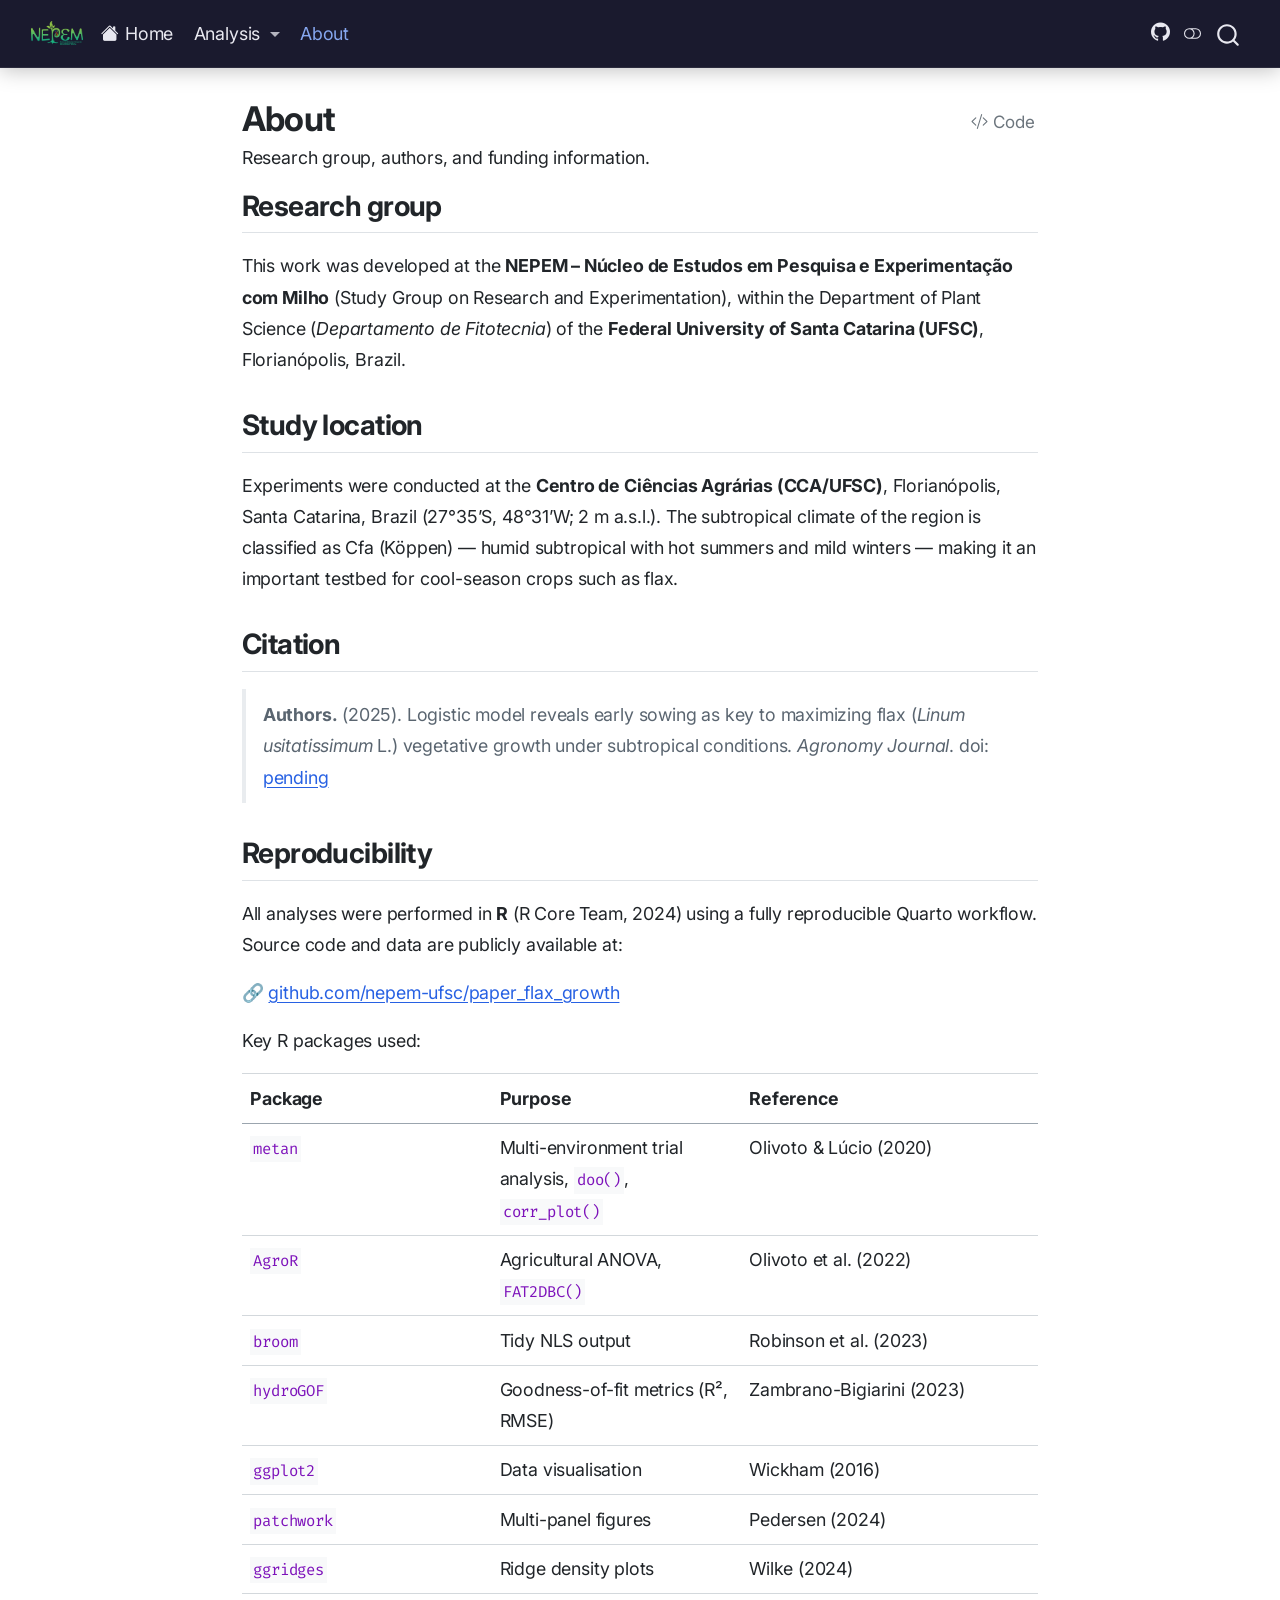
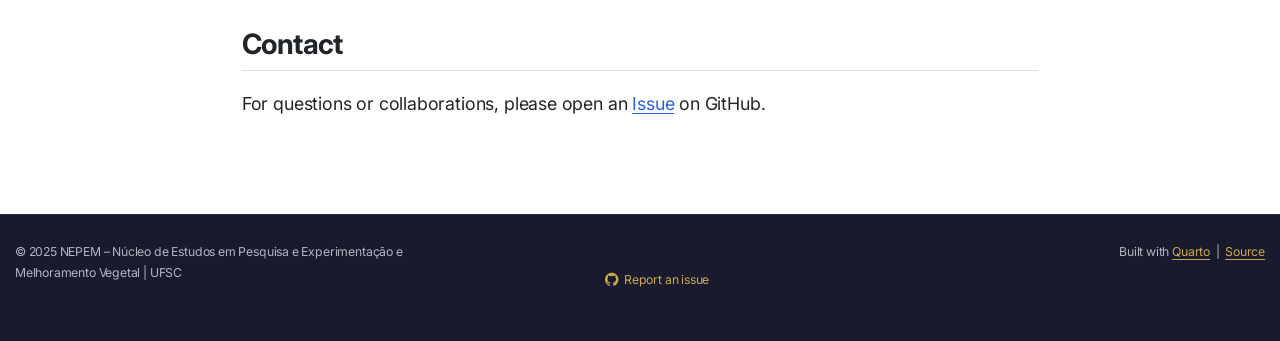
<file: docs/about.html>
<!DOCTYPE html>
<html xmlns="http://www.w3.org/1999/xhtml" lang="en" xml:lang="en"><head>

<meta charset="utf-8">
<meta name="generator" content="quarto-1.5.57">

<meta name="viewport" content="width=device-width, initial-scale=1.0, user-scalable=yes">

<meta name="description" content="Research group, authors, and funding information.">

<title>About – Flax Growth Modelling</title>
<style>
code{white-space: pre-wrap;}
span.smallcaps{font-variant: small-caps;}
div.columns{display: flex; gap: min(4vw, 1.5em);}
div.column{flex: auto; overflow-x: auto;}
div.hanging-indent{margin-left: 1.5em; text-indent: -1.5em;}
ul.task-list{list-style: none;}
ul.task-list li input[type="checkbox"] {
  width: 0.8em;
  margin: 0 0.8em 0.2em -1em; /* quarto-specific, see https://github.com/quarto-dev/quarto-cli/issues/4556 */ 
  vertical-align: middle;
}
/* CSS for syntax highlighting */
pre > code.sourceCode { white-space: pre; position: relative; }
pre > code.sourceCode > span { line-height: 1.25; }
pre > code.sourceCode > span:empty { height: 1.2em; }
.sourceCode { overflow: visible; }
code.sourceCode > span { color: inherit; text-decoration: inherit; }
div.sourceCode { margin: 1em 0; }
pre.sourceCode { margin: 0; }
@media screen {
div.sourceCode { overflow: auto; }
}
@media print {
pre > code.sourceCode { white-space: pre-wrap; }
pre > code.sourceCode > span { display: inline-block; text-indent: -5em; padding-left: 5em; }
}
pre.numberSource code
  { counter-reset: source-line 0; }
pre.numberSource code > span
  { position: relative; left: -4em; counter-increment: source-line; }
pre.numberSource code > span > a:first-child::before
  { content: counter(source-line);
    position: relative; left: -1em; text-align: right; vertical-align: baseline;
    border: none; display: inline-block;
    -webkit-touch-callout: none; -webkit-user-select: none;
    -khtml-user-select: none; -moz-user-select: none;
    -ms-user-select: none; user-select: none;
    padding: 0 4px; width: 4em;
  }
pre.numberSource { margin-left: 3em;  padding-left: 4px; }
div.sourceCode
  {   }
@media screen {
pre > code.sourceCode > span > a:first-child::before { text-decoration: underline; }
}
</style>


<script src="site_libs/quarto-nav/quarto-nav.js"></script>
<script src="site_libs/clipboard/clipboard.min.js"></script>
<script src="site_libs/quarto-search/autocomplete.umd.js"></script>
<script src="site_libs/quarto-search/fuse.min.js"></script>
<script src="site_libs/quarto-search/quarto-search.js"></script>
<meta name="quarto:offset" content="./">
<link href="./images/favicon.png" rel="icon" type="image/png">
<script src="site_libs/quarto-html/quarto.js"></script>
<script src="site_libs/quarto-html/popper.min.js"></script>
<script src="site_libs/quarto-html/tippy.umd.min.js"></script>
<script src="site_libs/quarto-html/anchor.min.js"></script>
<link href="site_libs/quarto-html/tippy.css" rel="stylesheet">
<link href="site_libs/quarto-html/quarto-syntax-highlighting.css" rel="stylesheet" class="quarto-color-scheme" id="quarto-text-highlighting-styles">
<link href="site_libs/quarto-html/quarto-syntax-highlighting-dark.css" rel="prefetch" class="quarto-color-scheme quarto-color-alternate" id="quarto-text-highlighting-styles">
<script src="site_libs/bootstrap/bootstrap.min.js"></script>
<link href="site_libs/bootstrap/bootstrap-icons.css" rel="stylesheet">
<link href="site_libs/bootstrap/bootstrap.min.css" rel="stylesheet" class="quarto-color-scheme" id="quarto-bootstrap" data-mode="light">
<link href="site_libs/bootstrap/bootstrap-dark.min.css" rel="prefetch" class="quarto-color-scheme quarto-color-alternate" id="quarto-bootstrap" data-mode="light">
<script id="quarto-search-options" type="application/json">{
  "location": "navbar",
  "copy-button": false,
  "collapse-after": 3,
  "panel-placement": "end",
  "type": "overlay",
  "limit": 50,
  "keyboard-shortcut": [
    "f",
    "/",
    "s"
  ],
  "show-item-context": false,
  "language": {
    "search-no-results-text": "No results",
    "search-matching-documents-text": "matching documents",
    "search-copy-link-title": "Copy link to search",
    "search-hide-matches-text": "Hide additional matches",
    "search-more-match-text": "more match in this document",
    "search-more-matches-text": "more matches in this document",
    "search-clear-button-title": "Clear",
    "search-text-placeholder": "",
    "search-detached-cancel-button-title": "Cancel",
    "search-submit-button-title": "Submit",
    "search-label": "Search"
  }
}</script>
<style>html{ scroll-behavior: smooth; }</style>


</head>

<body class="nav-fixed fullcontent">

<div id="quarto-search-results"></div>
  <header id="quarto-header" class="headroom fixed-top">
    <nav class="navbar navbar-expand-lg " data-bs-theme="dark">
      <div class="navbar-container container-fluid">
      <div class="navbar-brand-container mx-auto">
    <a href="./index.html" class="navbar-brand navbar-brand-logo">
    <img src="./figs/logo_nepem.png" alt="NEPEM logo" class="navbar-logo">
    </a>
  </div>
            <div id="quarto-search" class="" title="Search"></div>
          <button class="navbar-toggler" type="button" data-bs-toggle="collapse" data-bs-target="#navbarCollapse" aria-controls="navbarCollapse" role="menu" aria-expanded="false" aria-label="Toggle navigation" onclick="if (window.quartoToggleHeadroom) { window.quartoToggleHeadroom(); }">
  <span class="navbar-toggler-icon"></span>
</button>
          <div class="collapse navbar-collapse" id="navbarCollapse">
            <ul class="navbar-nav navbar-nav-scroll me-auto">
  <li class="nav-item">
    <a class="nav-link" href="./index.html"> <i class="bi bi-house-fill" role="img">
</i> 
<span class="menu-text">Home</span></a>
  </li>  
  <li class="nav-item dropdown ">
    <a class="nav-link dropdown-toggle" href="#" id="nav-menu-analysis" role="link" data-bs-toggle="dropdown" aria-expanded="false">
 <span class="menu-text">Analysis</span>
    </a>
    <ul class="dropdown-menu" aria-labelledby="nav-menu-analysis">    
        <li>
    <a class="dropdown-item" href="./analysis/01_climate.html">
 <span class="dropdown-text">1 · Climate Data</span></a>
  </li>  
        <li>
    <a class="dropdown-item" href="./analysis/02_leaf_area.html">
 <span class="dropdown-text">2 · Leaf Area</span></a>
  </li>  
        <li>
    <a class="dropdown-item" href="./analysis/03_plant_height.html">
 <span class="dropdown-text">3 · Plant Height</span></a>
  </li>  
        <li>
    <a class="dropdown-item" href="./analysis/04_leaf_number.html">
 <span class="dropdown-text">4 · Leaf Number</span></a>
  </li>  
        <li>
    <a class="dropdown-item" href="./analysis/05_correlations.html">
 <span class="dropdown-text">5 · Correlations</span></a>
  </li>  
        <li>
    <a class="dropdown-item" href="./analysis/06_supplementary.html">
 <span class="dropdown-text">6 · Supplementary Tables</span></a>
  </li>  
    </ul>
  </li>
  <li class="nav-item">
    <a class="nav-link active" href="./about.html" aria-current="page"> 
<span class="menu-text">About</span></a>
  </li>  
</ul>
            <ul class="navbar-nav navbar-nav-scroll ms-auto">
  <li class="nav-item compact">
    <a class="nav-link" href="https://github.com/nepem-ufsc/paper_flax_growth"> <i class="bi bi-github" role="img" aria-label="GitHub">
</i> 
<span class="menu-text"></span></a>
  </li>  
</ul>
          </div> <!-- /navcollapse -->
            <div class="quarto-navbar-tools">
  <a href="" class="quarto-color-scheme-toggle quarto-navigation-tool  px-1" onclick="window.quartoToggleColorScheme(); return false;" title="Toggle dark mode"><i class="bi"></i></a>
</div>
      </div> <!-- /container-fluid -->
    </nav>
</header>
<!-- content -->
<div id="quarto-content" class="quarto-container page-columns page-rows-contents page-layout-article page-navbar">
<!-- sidebar -->
<!-- margin-sidebar -->
    
<!-- main -->
<main class="content" id="quarto-document-content">

<header id="title-block-header" class="quarto-title-block default">
<div class="quarto-title">
<div class="quarto-title-block"><div><h1 class="title">About</h1><button type="button" class="btn code-tools-button" id="quarto-code-tools-source"><i class="bi"></i> Code</button></div></div>
</div>

<div>
  <div class="description">
    Research group, authors, and funding information.
  </div>
</div>


<div class="quarto-title-meta">

    
  
    
  </div>
  


</header>


<section id="research-group" class="level2">
<h2 class="anchored" data-anchor-id="research-group">Research group</h2>
<p>This work was developed at the <strong>NEPEM – Núcleo de Estudos em Pesquisa e Experimentação com Milho</strong> (Study Group on Research and Experimentation), within the Department of Plant Science (<em>Departamento de Fitotecnia</em>) of the <strong>Federal University of Santa Catarina (UFSC)</strong>, Florianópolis, Brazil.</p>
</section>
<section id="study-location" class="level2">
<h2 class="anchored" data-anchor-id="study-location">Study location</h2>
<p>Experiments were conducted at the <strong>Centro de Ciências Agrárias (CCA/UFSC)</strong>, Florianópolis, Santa Catarina, Brazil (27°35’S, 48°31’W; 2 m a.s.l.). The subtropical climate of the region is classified as Cfa (Köppen) — humid subtropical with hot summers and mild winters — making it an important testbed for cool-season crops such as flax.</p>
</section>
<section id="citation" class="level2">
<h2 class="anchored" data-anchor-id="citation">Citation</h2>
<blockquote class="blockquote">
<p><strong>Authors.</strong> (2025). Logistic model reveals early sowing as key to maximizing flax (<em>Linum usitatissimum</em> L.) vegetative growth under subtropical conditions. <em>Agronomy Journal</em>. doi: <a href="">pending</a></p>
</blockquote>
</section>
<section id="reproducibility" class="level2">
<h2 class="anchored" data-anchor-id="reproducibility">Reproducibility</h2>
<p>All analyses were performed in <strong>R</strong> (R Core Team, 2024) using a fully reproducible Quarto workflow. Source code and data are publicly available at:</p>
<p>🔗 <a href="https://github.com/nepem-ufsc/paper_flax_growth">github.com/nepem-ufsc/paper_flax_growth</a></p>
<p>Key R packages used:</p>
<table class="caption-top table">
<colgroup>
<col style="width: 31%">
<col style="width: 31%">
<col style="width: 37%">
</colgroup>
<thead>
<tr class="header">
<th>Package</th>
<th>Purpose</th>
<th>Reference</th>
</tr>
</thead>
<tbody>
<tr class="odd">
<td><code>metan</code></td>
<td>Multi-environment trial analysis, <code>doo()</code>, <code>corr_plot()</code></td>
<td>Olivoto &amp; Lúcio (2020)</td>
</tr>
<tr class="even">
<td><code>AgroR</code></td>
<td>Agricultural ANOVA, <code>FAT2DBC()</code></td>
<td>Olivoto et al.&nbsp;(2022)</td>
</tr>
<tr class="odd">
<td><code>broom</code></td>
<td>Tidy NLS output</td>
<td>Robinson et al.&nbsp;(2023)</td>
</tr>
<tr class="even">
<td><code>hydroGOF</code></td>
<td>Goodness-of-fit metrics (R², RMSE)</td>
<td>Zambrano-Bigiarini (2023)</td>
</tr>
<tr class="odd">
<td><code>ggplot2</code></td>
<td>Data visualisation</td>
<td>Wickham (2016)</td>
</tr>
<tr class="even">
<td><code>patchwork</code></td>
<td>Multi-panel figures</td>
<td>Pedersen (2024)</td>
</tr>
<tr class="odd">
<td><code>ggridges</code></td>
<td>Ridge density plots</td>
<td>Wilke (2024)</td>
</tr>
</tbody>
</table>
</section>
<section id="contact" class="level2">
<h2 class="anchored" data-anchor-id="contact">Contact</h2>
<p>For questions or collaborations, please open an <a href="https://github.com/nepem-ufsc/paper_flax_growth/issues">Issue</a> on GitHub.</p>


<!-- -->

</section>

</main> <!-- /main -->
<script id="quarto-html-after-body" type="application/javascript">
window.document.addEventListener("DOMContentLoaded", function (event) {
  const toggleBodyColorMode = (bsSheetEl) => {
    const mode = bsSheetEl.getAttribute("data-mode");
    const bodyEl = window.document.querySelector("body");
    if (mode === "dark") {
      bodyEl.classList.add("quarto-dark");
      bodyEl.classList.remove("quarto-light");
    } else {
      bodyEl.classList.add("quarto-light");
      bodyEl.classList.remove("quarto-dark");
    }
  }
  const toggleBodyColorPrimary = () => {
    const bsSheetEl = window.document.querySelector("link#quarto-bootstrap");
    if (bsSheetEl) {
      toggleBodyColorMode(bsSheetEl);
    }
  }
  toggleBodyColorPrimary();  
  const disableStylesheet = (stylesheets) => {
    for (let i=0; i < stylesheets.length; i++) {
      const stylesheet = stylesheets[i];
      stylesheet.rel = 'prefetch';
    }
  }
  const enableStylesheet = (stylesheets) => {
    for (let i=0; i < stylesheets.length; i++) {
      const stylesheet = stylesheets[i];
      stylesheet.rel = 'stylesheet';
    }
  }
  const manageTransitions = (selector, allowTransitions) => {
    const els = window.document.querySelectorAll(selector);
    for (let i=0; i < els.length; i++) {
      const el = els[i];
      if (allowTransitions) {
        el.classList.remove('notransition');
      } else {
        el.classList.add('notransition');
      }
    }
  }
  const toggleGiscusIfUsed = (isAlternate, darkModeDefault) => {
    const baseTheme = document.querySelector('#giscus-base-theme')?.value ?? 'light';
    const alternateTheme = document.querySelector('#giscus-alt-theme')?.value ?? 'dark';
    let newTheme = '';
    if(darkModeDefault) {
      newTheme = isAlternate ? baseTheme : alternateTheme;
    } else {
      newTheme = isAlternate ? alternateTheme : baseTheme;
    }
    const changeGiscusTheme = () => {
      // From: https://github.com/giscus/giscus/issues/336
      const sendMessage = (message) => {
        const iframe = document.querySelector('iframe.giscus-frame');
        if (!iframe) return;
        iframe.contentWindow.postMessage({ giscus: message }, 'https://giscus.app');
      }
      sendMessage({
        setConfig: {
          theme: newTheme
        }
      });
    }
    const isGiscussLoaded = window.document.querySelector('iframe.giscus-frame') !== null;
    if (isGiscussLoaded) {
      changeGiscusTheme();
    }
  }
  const toggleColorMode = (alternate) => {
    // Switch the stylesheets
    const alternateStylesheets = window.document.querySelectorAll('link.quarto-color-scheme.quarto-color-alternate');
    manageTransitions('#quarto-margin-sidebar .nav-link', false);
    if (alternate) {
      enableStylesheet(alternateStylesheets);
      for (const sheetNode of alternateStylesheets) {
        if (sheetNode.id === "quarto-bootstrap") {
          toggleBodyColorMode(sheetNode);
        }
      }
    } else {
      disableStylesheet(alternateStylesheets);
      toggleBodyColorPrimary();
    }
    manageTransitions('#quarto-margin-sidebar .nav-link', true);
    // Switch the toggles
    const toggles = window.document.querySelectorAll('.quarto-color-scheme-toggle');
    for (let i=0; i < toggles.length; i++) {
      const toggle = toggles[i];
      if (toggle) {
        if (alternate) {
          toggle.classList.add("alternate");     
        } else {
          toggle.classList.remove("alternate");
        }
      }
    }
    // Hack to workaround the fact that safari doesn't
    // properly recolor the scrollbar when toggling (#1455)
    if (navigator.userAgent.indexOf('Safari') > 0 && navigator.userAgent.indexOf('Chrome') == -1) {
      manageTransitions("body", false);
      window.scrollTo(0, 1);
      setTimeout(() => {
        window.scrollTo(0, 0);
        manageTransitions("body", true);
      }, 40);  
    }
  }
  const isFileUrl = () => { 
    return window.location.protocol === 'file:';
  }
  const hasAlternateSentinel = () => {  
    let styleSentinel = getColorSchemeSentinel();
    if (styleSentinel !== null) {
      return styleSentinel === "alternate";
    } else {
      return false;
    }
  }
  const setStyleSentinel = (alternate) => {
    const value = alternate ? "alternate" : "default";
    if (!isFileUrl()) {
      window.localStorage.setItem("quarto-color-scheme", value);
    } else {
      localAlternateSentinel = value;
    }
  }
  const getColorSchemeSentinel = () => {
    if (!isFileUrl()) {
      const storageValue = window.localStorage.getItem("quarto-color-scheme");
      return storageValue != null ? storageValue : localAlternateSentinel;
    } else {
      return localAlternateSentinel;
    }
  }
  const darkModeDefault = false;
  let localAlternateSentinel = darkModeDefault ? 'alternate' : 'default';
  // Dark / light mode switch
  window.quartoToggleColorScheme = () => {
    // Read the current dark / light value 
    let toAlternate = !hasAlternateSentinel();
    toggleColorMode(toAlternate);
    setStyleSentinel(toAlternate);
    toggleGiscusIfUsed(toAlternate, darkModeDefault);
  };
  // Ensure there is a toggle, if there isn't float one in the top right
  if (window.document.querySelector('.quarto-color-scheme-toggle') === null) {
    const a = window.document.createElement('a');
    a.classList.add('top-right');
    a.classList.add('quarto-color-scheme-toggle');
    a.href = "";
    a.onclick = function() { try { window.quartoToggleColorScheme(); } catch {} return false; };
    const i = window.document.createElement("i");
    i.classList.add('bi');
    a.appendChild(i);
    window.document.body.appendChild(a);
  }
  // Switch to dark mode if need be
  if (hasAlternateSentinel()) {
    toggleColorMode(true);
  } else {
    toggleColorMode(false);
  }
  const icon = "";
  const anchorJS = new window.AnchorJS();
  anchorJS.options = {
    placement: 'right',
    icon: icon
  };
  anchorJS.add('.anchored');
  const isCodeAnnotation = (el) => {
    for (const clz of el.classList) {
      if (clz.startsWith('code-annotation-')) {                     
        return true;
      }
    }
    return false;
  }
  const onCopySuccess = function(e) {
    // button target
    const button = e.trigger;
    // don't keep focus
    button.blur();
    // flash "checked"
    button.classList.add('code-copy-button-checked');
    var currentTitle = button.getAttribute("title");
    button.setAttribute("title", "Copied!");
    let tooltip;
    if (window.bootstrap) {
      button.setAttribute("data-bs-toggle", "tooltip");
      button.setAttribute("data-bs-placement", "left");
      button.setAttribute("data-bs-title", "Copied!");
      tooltip = new bootstrap.Tooltip(button, 
        { trigger: "manual", 
          customClass: "code-copy-button-tooltip",
          offset: [0, -8]});
      tooltip.show();    
    }
    setTimeout(function() {
      if (tooltip) {
        tooltip.hide();
        button.removeAttribute("data-bs-title");
        button.removeAttribute("data-bs-toggle");
        button.removeAttribute("data-bs-placement");
      }
      button.setAttribute("title", currentTitle);
      button.classList.remove('code-copy-button-checked');
    }, 1000);
    // clear code selection
    e.clearSelection();
  }
  const getTextToCopy = function(trigger) {
      const codeEl = trigger.previousElementSibling.cloneNode(true);
      for (const childEl of codeEl.children) {
        if (isCodeAnnotation(childEl)) {
          childEl.remove();
        }
      }
      return codeEl.innerText;
  }
  const clipboard = new window.ClipboardJS('.code-copy-button:not([data-in-quarto-modal])', {
    text: getTextToCopy
  });
  clipboard.on('success', onCopySuccess);
  if (window.document.getElementById('quarto-embedded-source-code-modal')) {
    // For code content inside modals, clipBoardJS needs to be initialized with a container option
    // TODO: Check when it could be a function (https://github.com/zenorocha/clipboard.js/issues/860)
    const clipboardModal = new window.ClipboardJS('.code-copy-button[data-in-quarto-modal]', {
      text: getTextToCopy,
      container: window.document.getElementById('quarto-embedded-source-code-modal')
    });
    clipboardModal.on('success', onCopySuccess);
  }
  const viewSource = window.document.getElementById('quarto-view-source') ||
                     window.document.getElementById('quarto-code-tools-source');
  if (viewSource) {
    const sourceUrl = viewSource.getAttribute("data-quarto-source-url");
    viewSource.addEventListener("click", function(e) {
      if (sourceUrl) {
        // rstudio viewer pane
        if (/\bcapabilities=\b/.test(window.location)) {
          window.open(sourceUrl);
        } else {
          window.location.href = sourceUrl;
        }
      } else {
        const modal = new bootstrap.Modal(document.getElementById('quarto-embedded-source-code-modal'));
        modal.show();
      }
      return false;
    });
  }
  function toggleCodeHandler(show) {
    return function(e) {
      const detailsSrc = window.document.querySelectorAll(".cell > details > .sourceCode");
      for (let i=0; i<detailsSrc.length; i++) {
        const details = detailsSrc[i].parentElement;
        if (show) {
          details.open = true;
        } else {
          details.removeAttribute("open");
        }
      }
      const cellCodeDivs = window.document.querySelectorAll(".cell > .sourceCode");
      const fromCls = show ? "hidden" : "unhidden";
      const toCls = show ? "unhidden" : "hidden";
      for (let i=0; i<cellCodeDivs.length; i++) {
        const codeDiv = cellCodeDivs[i];
        if (codeDiv.classList.contains(fromCls)) {
          codeDiv.classList.remove(fromCls);
          codeDiv.classList.add(toCls);
        } 
      }
      return false;
    }
  }
  const hideAllCode = window.document.getElementById("quarto-hide-all-code");
  if (hideAllCode) {
    hideAllCode.addEventListener("click", toggleCodeHandler(false));
  }
  const showAllCode = window.document.getElementById("quarto-show-all-code");
  if (showAllCode) {
    showAllCode.addEventListener("click", toggleCodeHandler(true));
  }
    var localhostRegex = new RegExp(/^(?:http|https):\/\/localhost\:?[0-9]*\//);
    var mailtoRegex = new RegExp(/^mailto:/);
      var filterRegex = new RegExp("https:\/\/nepem-ufsc\.github\.io\/paper_flax_growth");
    var isInternal = (href) => {
        return filterRegex.test(href) || localhostRegex.test(href) || mailtoRegex.test(href);
    }
    // Inspect non-navigation links and adorn them if external
 	var links = window.document.querySelectorAll('a[href]:not(.nav-link):not(.navbar-brand):not(.toc-action):not(.sidebar-link):not(.sidebar-item-toggle):not(.pagination-link):not(.no-external):not([aria-hidden]):not(.dropdown-item):not(.quarto-navigation-tool):not(.about-link)');
    for (var i=0; i<links.length; i++) {
      const link = links[i];
      if (!isInternal(link.href)) {
        // undo the damage that might have been done by quarto-nav.js in the case of
        // links that we want to consider external
        if (link.dataset.originalHref !== undefined) {
          link.href = link.dataset.originalHref;
        }
      }
    }
  function tippyHover(el, contentFn, onTriggerFn, onUntriggerFn) {
    const config = {
      allowHTML: true,
      maxWidth: 500,
      delay: 100,
      arrow: false,
      appendTo: function(el) {
          return el.parentElement;
      },
      interactive: true,
      interactiveBorder: 10,
      theme: 'quarto',
      placement: 'bottom-start',
    };
    if (contentFn) {
      config.content = contentFn;
    }
    if (onTriggerFn) {
      config.onTrigger = onTriggerFn;
    }
    if (onUntriggerFn) {
      config.onUntrigger = onUntriggerFn;
    }
    window.tippy(el, config); 
  }
  const noterefs = window.document.querySelectorAll('a[role="doc-noteref"]');
  for (var i=0; i<noterefs.length; i++) {
    const ref = noterefs[i];
    tippyHover(ref, function() {
      // use id or data attribute instead here
      let href = ref.getAttribute('data-footnote-href') || ref.getAttribute('href');
      try { href = new URL(href).hash; } catch {}
      const id = href.replace(/^#\/?/, "");
      const note = window.document.getElementById(id);
      if (note) {
        return note.innerHTML;
      } else {
        return "";
      }
    });
  }
  const xrefs = window.document.querySelectorAll('a.quarto-xref');
  const processXRef = (id, note) => {
    // Strip column container classes
    const stripColumnClz = (el) => {
      el.classList.remove("page-full", "page-columns");
      if (el.children) {
        for (const child of el.children) {
          stripColumnClz(child);
        }
      }
    }
    stripColumnClz(note)
    if (id === null || id.startsWith('sec-')) {
      // Special case sections, only their first couple elements
      const container = document.createElement("div");
      if (note.children && note.children.length > 2) {
        container.appendChild(note.children[0].cloneNode(true));
        for (let i = 1; i < note.children.length; i++) {
          const child = note.children[i];
          if (child.tagName === "P" && child.innerText === "") {
            continue;
          } else {
            container.appendChild(child.cloneNode(true));
            break;
          }
        }
        if (window.Quarto?.typesetMath) {
          window.Quarto.typesetMath(container);
        }
        return container.innerHTML
      } else {
        if (window.Quarto?.typesetMath) {
          window.Quarto.typesetMath(note);
        }
        return note.innerHTML;
      }
    } else {
      // Remove any anchor links if they are present
      const anchorLink = note.querySelector('a.anchorjs-link');
      if (anchorLink) {
        anchorLink.remove();
      }
      if (window.Quarto?.typesetMath) {
        window.Quarto.typesetMath(note);
      }
      // TODO in 1.5, we should make sure this works without a callout special case
      if (note.classList.contains("callout")) {
        return note.outerHTML;
      } else {
        return note.innerHTML;
      }
    }
  }
  for (var i=0; i<xrefs.length; i++) {
    const xref = xrefs[i];
    tippyHover(xref, undefined, function(instance) {
      instance.disable();
      let url = xref.getAttribute('href');
      let hash = undefined; 
      if (url.startsWith('#')) {
        hash = url;
      } else {
        try { hash = new URL(url).hash; } catch {}
      }
      if (hash) {
        const id = hash.replace(/^#\/?/, "");
        const note = window.document.getElementById(id);
        if (note !== null) {
          try {
            const html = processXRef(id, note.cloneNode(true));
            instance.setContent(html);
          } finally {
            instance.enable();
            instance.show();
          }
        } else {
          // See if we can fetch this
          fetch(url.split('#')[0])
          .then(res => res.text())
          .then(html => {
            const parser = new DOMParser();
            const htmlDoc = parser.parseFromString(html, "text/html");
            const note = htmlDoc.getElementById(id);
            if (note !== null) {
              const html = processXRef(id, note);
              instance.setContent(html);
            } 
          }).finally(() => {
            instance.enable();
            instance.show();
          });
        }
      } else {
        // See if we can fetch a full url (with no hash to target)
        // This is a special case and we should probably do some content thinning / targeting
        fetch(url)
        .then(res => res.text())
        .then(html => {
          const parser = new DOMParser();
          const htmlDoc = parser.parseFromString(html, "text/html");
          const note = htmlDoc.querySelector('main.content');
          if (note !== null) {
            // This should only happen for chapter cross references
            // (since there is no id in the URL)
            // remove the first header
            if (note.children.length > 0 && note.children[0].tagName === "HEADER") {
              note.children[0].remove();
            }
            const html = processXRef(null, note);
            instance.setContent(html);
          } 
        }).finally(() => {
          instance.enable();
          instance.show();
        });
      }
    }, function(instance) {
    });
  }
      let selectedAnnoteEl;
      const selectorForAnnotation = ( cell, annotation) => {
        let cellAttr = 'data-code-cell="' + cell + '"';
        let lineAttr = 'data-code-annotation="' +  annotation + '"';
        const selector = 'span[' + cellAttr + '][' + lineAttr + ']';
        return selector;
      }
      const selectCodeLines = (annoteEl) => {
        const doc = window.document;
        const targetCell = annoteEl.getAttribute("data-target-cell");
        const targetAnnotation = annoteEl.getAttribute("data-target-annotation");
        const annoteSpan = window.document.querySelector(selectorForAnnotation(targetCell, targetAnnotation));
        const lines = annoteSpan.getAttribute("data-code-lines").split(",");
        const lineIds = lines.map((line) => {
          return targetCell + "-" + line;
        })
        let top = null;
        let height = null;
        let parent = null;
        if (lineIds.length > 0) {
            //compute the position of the single el (top and bottom and make a div)
            const el = window.document.getElementById(lineIds[0]);
            top = el.offsetTop;
            height = el.offsetHeight;
            parent = el.parentElement.parentElement;
          if (lineIds.length > 1) {
            const lastEl = window.document.getElementById(lineIds[lineIds.length - 1]);
            const bottom = lastEl.offsetTop + lastEl.offsetHeight;
            height = bottom - top;
          }
          if (top !== null && height !== null && parent !== null) {
            // cook up a div (if necessary) and position it 
            let div = window.document.getElementById("code-annotation-line-highlight");
            if (div === null) {
              div = window.document.createElement("div");
              div.setAttribute("id", "code-annotation-line-highlight");
              div.style.position = 'absolute';
              parent.appendChild(div);
            }
            div.style.top = top - 2 + "px";
            div.style.height = height + 4 + "px";
            div.style.left = 0;
            let gutterDiv = window.document.getElementById("code-annotation-line-highlight-gutter");
            if (gutterDiv === null) {
              gutterDiv = window.document.createElement("div");
              gutterDiv.setAttribute("id", "code-annotation-line-highlight-gutter");
              gutterDiv.style.position = 'absolute';
              const codeCell = window.document.getElementById(targetCell);
              const gutter = codeCell.querySelector('.code-annotation-gutter');
              gutter.appendChild(gutterDiv);
            }
            gutterDiv.style.top = top - 2 + "px";
            gutterDiv.style.height = height + 4 + "px";
          }
          selectedAnnoteEl = annoteEl;
        }
      };
      const unselectCodeLines = () => {
        const elementsIds = ["code-annotation-line-highlight", "code-annotation-line-highlight-gutter"];
        elementsIds.forEach((elId) => {
          const div = window.document.getElementById(elId);
          if (div) {
            div.remove();
          }
        });
        selectedAnnoteEl = undefined;
      };
        // Handle positioning of the toggle
    window.addEventListener(
      "resize",
      throttle(() => {
        elRect = undefined;
        if (selectedAnnoteEl) {
          selectCodeLines(selectedAnnoteEl);
        }
      }, 10)
    );
    function throttle(fn, ms) {
    let throttle = false;
    let timer;
      return (...args) => {
        if(!throttle) { // first call gets through
            fn.apply(this, args);
            throttle = true;
        } else { // all the others get throttled
            if(timer) clearTimeout(timer); // cancel #2
            timer = setTimeout(() => {
              fn.apply(this, args);
              timer = throttle = false;
            }, ms);
        }
      };
    }
      // Attach click handler to the DT
      const annoteDls = window.document.querySelectorAll('dt[data-target-cell]');
      for (const annoteDlNode of annoteDls) {
        annoteDlNode.addEventListener('click', (event) => {
          const clickedEl = event.target;
          if (clickedEl !== selectedAnnoteEl) {
            unselectCodeLines();
            const activeEl = window.document.querySelector('dt[data-target-cell].code-annotation-active');
            if (activeEl) {
              activeEl.classList.remove('code-annotation-active');
            }
            selectCodeLines(clickedEl);
            clickedEl.classList.add('code-annotation-active');
          } else {
            // Unselect the line
            unselectCodeLines();
            clickedEl.classList.remove('code-annotation-active');
          }
        });
      }
  const findCites = (el) => {
    const parentEl = el.parentElement;
    if (parentEl) {
      const cites = parentEl.dataset.cites;
      if (cites) {
        return {
          el,
          cites: cites.split(' ')
        };
      } else {
        return findCites(el.parentElement)
      }
    } else {
      return undefined;
    }
  };
  var bibliorefs = window.document.querySelectorAll('a[role="doc-biblioref"]');
  for (var i=0; i<bibliorefs.length; i++) {
    const ref = bibliorefs[i];
    const citeInfo = findCites(ref);
    if (citeInfo) {
      tippyHover(citeInfo.el, function() {
        var popup = window.document.createElement('div');
        citeInfo.cites.forEach(function(cite) {
          var citeDiv = window.document.createElement('div');
          citeDiv.classList.add('hanging-indent');
          citeDiv.classList.add('csl-entry');
          var biblioDiv = window.document.getElementById('ref-' + cite);
          if (biblioDiv) {
            citeDiv.innerHTML = biblioDiv.innerHTML;
          }
          popup.appendChild(citeDiv);
        });
        return popup.innerHTML;
      });
    }
  }
});
</script><div class="modal fade" id="quarto-embedded-source-code-modal" tabindex="-1" aria-labelledby="quarto-embedded-source-code-modal-label" aria-hidden="true"><div class="modal-dialog modal-dialog-scrollable"><div class="modal-content"><div class="modal-header"><h5 class="modal-title" id="quarto-embedded-source-code-modal-label">Source Code</h5><button class="btn-close" data-bs-dismiss="modal"></button></div><div class="modal-body"><div class="">
<div class="sourceCode" id="cb1" data-shortcodes="false"><pre class="sourceCode markdown code-with-copy"><code class="sourceCode markdown"><span id="cb1-1"><a href="#cb1-1" aria-hidden="true" tabindex="-1"></a><span class="co">---</span></span>
<span id="cb1-2"><a href="#cb1-2" aria-hidden="true" tabindex="-1"></a><span class="an">title:</span><span class="co"> "About"</span></span>
<span id="cb1-3"><a href="#cb1-3" aria-hidden="true" tabindex="-1"></a><span class="an">description:</span><span class="co"> "Research group, authors, and funding information."</span></span>
<span id="cb1-4"><a href="#cb1-4" aria-hidden="true" tabindex="-1"></a><span class="an">toc:</span><span class="co"> false</span></span>
<span id="cb1-5"><a href="#cb1-5" aria-hidden="true" tabindex="-1"></a><span class="co">---</span></span>
<span id="cb1-6"><a href="#cb1-6" aria-hidden="true" tabindex="-1"></a></span>
<span id="cb1-7"><a href="#cb1-7" aria-hidden="true" tabindex="-1"></a><span class="fu">## Research group</span></span>
<span id="cb1-8"><a href="#cb1-8" aria-hidden="true" tabindex="-1"></a></span>
<span id="cb1-9"><a href="#cb1-9" aria-hidden="true" tabindex="-1"></a>This work was developed at the **NEPEM – Núcleo de Estudos em Pesquisa e</span>
<span id="cb1-10"><a href="#cb1-10" aria-hidden="true" tabindex="-1"></a>Experimentação com Milho** (Study Group on Research and Experimentation), within</span>
<span id="cb1-11"><a href="#cb1-11" aria-hidden="true" tabindex="-1"></a>the Department of Plant Science (*Departamento de Fitotecnia*) of the</span>
<span id="cb1-12"><a href="#cb1-12" aria-hidden="true" tabindex="-1"></a>**Federal University of Santa Catarina (UFSC)**, Florianópolis, Brazil.</span>
<span id="cb1-13"><a href="#cb1-13" aria-hidden="true" tabindex="-1"></a></span>
<span id="cb1-14"><a href="#cb1-14" aria-hidden="true" tabindex="-1"></a><span class="fu">## Study location</span></span>
<span id="cb1-15"><a href="#cb1-15" aria-hidden="true" tabindex="-1"></a></span>
<span id="cb1-16"><a href="#cb1-16" aria-hidden="true" tabindex="-1"></a>Experiments were conducted at the **Centro de Ciências Agrárias (CCA/UFSC)**,</span>
<span id="cb1-17"><a href="#cb1-17" aria-hidden="true" tabindex="-1"></a>Florianópolis, Santa Catarina, Brazil (27°35'S, 48°31'W; 2 m a.s.l.).</span>
<span id="cb1-18"><a href="#cb1-18" aria-hidden="true" tabindex="-1"></a>The subtropical climate of the region is classified as Cfa (Köppen) —</span>
<span id="cb1-19"><a href="#cb1-19" aria-hidden="true" tabindex="-1"></a>humid subtropical with hot summers and mild winters — making it an important</span>
<span id="cb1-20"><a href="#cb1-20" aria-hidden="true" tabindex="-1"></a>testbed for cool-season crops such as flax.</span>
<span id="cb1-21"><a href="#cb1-21" aria-hidden="true" tabindex="-1"></a></span>
<span id="cb1-22"><a href="#cb1-22" aria-hidden="true" tabindex="-1"></a><span class="fu">## Citation</span></span>
<span id="cb1-23"><a href="#cb1-23" aria-hidden="true" tabindex="-1"></a></span>
<span id="cb1-24"><a href="#cb1-24" aria-hidden="true" tabindex="-1"></a><span class="at">&gt; **Authors.** (2025). Logistic model reveals early sowing as key to maximizing</span></span>
<span id="cb1-25"><a href="#cb1-25" aria-hidden="true" tabindex="-1"></a><span class="at">&gt; flax (*Linum usitatissimum* L.) vegetative growth under subtropical conditions.</span></span>
<span id="cb1-26"><a href="#cb1-26" aria-hidden="true" tabindex="-1"></a><span class="at">&gt; *Agronomy Journal*. doi: </span><span class="co">[</span><span class="ot">pending</span><span class="co">]()</span></span>
<span id="cb1-27"><a href="#cb1-27" aria-hidden="true" tabindex="-1"></a></span>
<span id="cb1-28"><a href="#cb1-28" aria-hidden="true" tabindex="-1"></a><span class="fu">## Reproducibility</span></span>
<span id="cb1-29"><a href="#cb1-29" aria-hidden="true" tabindex="-1"></a></span>
<span id="cb1-30"><a href="#cb1-30" aria-hidden="true" tabindex="-1"></a>All analyses were performed in **R** (R Core Team, 2024) using a fully</span>
<span id="cb1-31"><a href="#cb1-31" aria-hidden="true" tabindex="-1"></a>reproducible Quarto workflow. Source code and data are publicly available at:</span>
<span id="cb1-32"><a href="#cb1-32" aria-hidden="true" tabindex="-1"></a></span>
<span id="cb1-33"><a href="#cb1-33" aria-hidden="true" tabindex="-1"></a>🔗 <span class="co">[</span><span class="ot">github.com/nepem-ufsc/paper_flax_growth</span><span class="co">](https://github.com/nepem-ufsc/paper_flax_growth)</span></span>
<span id="cb1-34"><a href="#cb1-34" aria-hidden="true" tabindex="-1"></a></span>
<span id="cb1-35"><a href="#cb1-35" aria-hidden="true" tabindex="-1"></a>Key R packages used:</span>
<span id="cb1-36"><a href="#cb1-36" aria-hidden="true" tabindex="-1"></a></span>
<span id="cb1-37"><a href="#cb1-37" aria-hidden="true" tabindex="-1"></a>| Package | Purpose | Reference |</span>
<span id="cb1-38"><a href="#cb1-38" aria-hidden="true" tabindex="-1"></a>|---------|---------|-----------|</span>
<span id="cb1-39"><a href="#cb1-39" aria-hidden="true" tabindex="-1"></a>| <span class="in">`metan`</span> | Multi-environment trial analysis, <span class="in">`doo()`</span>, <span class="in">`corr_plot()`</span> | Olivoto &amp; Lúcio (2020) |</span>
<span id="cb1-40"><a href="#cb1-40" aria-hidden="true" tabindex="-1"></a>| <span class="in">`AgroR`</span> | Agricultural ANOVA, <span class="in">`FAT2DBC()`</span> | Olivoto et al. (2022) |</span>
<span id="cb1-41"><a href="#cb1-41" aria-hidden="true" tabindex="-1"></a>| <span class="in">`broom`</span> | Tidy NLS output | Robinson et al. (2023) |</span>
<span id="cb1-42"><a href="#cb1-42" aria-hidden="true" tabindex="-1"></a>| <span class="in">`hydroGOF`</span> | Goodness-of-fit metrics (R², RMSE) | Zambrano-Bigiarini (2023) |</span>
<span id="cb1-43"><a href="#cb1-43" aria-hidden="true" tabindex="-1"></a>| <span class="in">`ggplot2`</span> | Data visualisation | Wickham (2016) |</span>
<span id="cb1-44"><a href="#cb1-44" aria-hidden="true" tabindex="-1"></a>| <span class="in">`patchwork`</span> | Multi-panel figures | Pedersen (2024) |</span>
<span id="cb1-45"><a href="#cb1-45" aria-hidden="true" tabindex="-1"></a>| <span class="in">`ggridges`</span> | Ridge density plots | Wilke (2024) |</span>
<span id="cb1-46"><a href="#cb1-46" aria-hidden="true" tabindex="-1"></a></span>
<span id="cb1-47"><a href="#cb1-47" aria-hidden="true" tabindex="-1"></a><span class="fu">## Contact</span></span>
<span id="cb1-48"><a href="#cb1-48" aria-hidden="true" tabindex="-1"></a></span>
<span id="cb1-49"><a href="#cb1-49" aria-hidden="true" tabindex="-1"></a>For questions or collaborations, please open an</span>
<span id="cb1-50"><a href="#cb1-50" aria-hidden="true" tabindex="-1"></a><span class="co">[</span><span class="ot">Issue</span><span class="co">](https://github.com/nepem-ufsc/paper_flax_growth/issues)</span> on GitHub.</span></code><button title="Copy to Clipboard" class="code-copy-button" data-in-quarto-modal=""><i class="bi"></i></button></pre></div>
</div></div></div></div></div>
</div> <!-- /content -->
<footer class="footer">
  <div class="nav-footer">
    <div class="nav-footer-left">
<p>© 2025 NEPEM – Núcleo de Estudos em Pesquisa e Experimentação e Melhoramento Vegetal | UFSC</p>
</div>   
    <div class="nav-footer-center">
      &nbsp;
    <div class="toc-actions"><ul><li><a href="https://github.com/nepem-ufsc/paper_flax_growth/issues/new" class="toc-action"><i class="bi bi-github"></i>Report an issue</a></li></ul></div></div>
    <div class="nav-footer-right">
<p>Built with <a href="https://quarto.org">Quarto</a> &nbsp;|&nbsp; <a href="https://github.com/nepem-ufsc/paper_flax_growth">Source</a></p>
</div>
  </div>
</footer>




<script src="site_libs/quarto-html/zenscroll-min.js"></script>
</body></html>
</file>
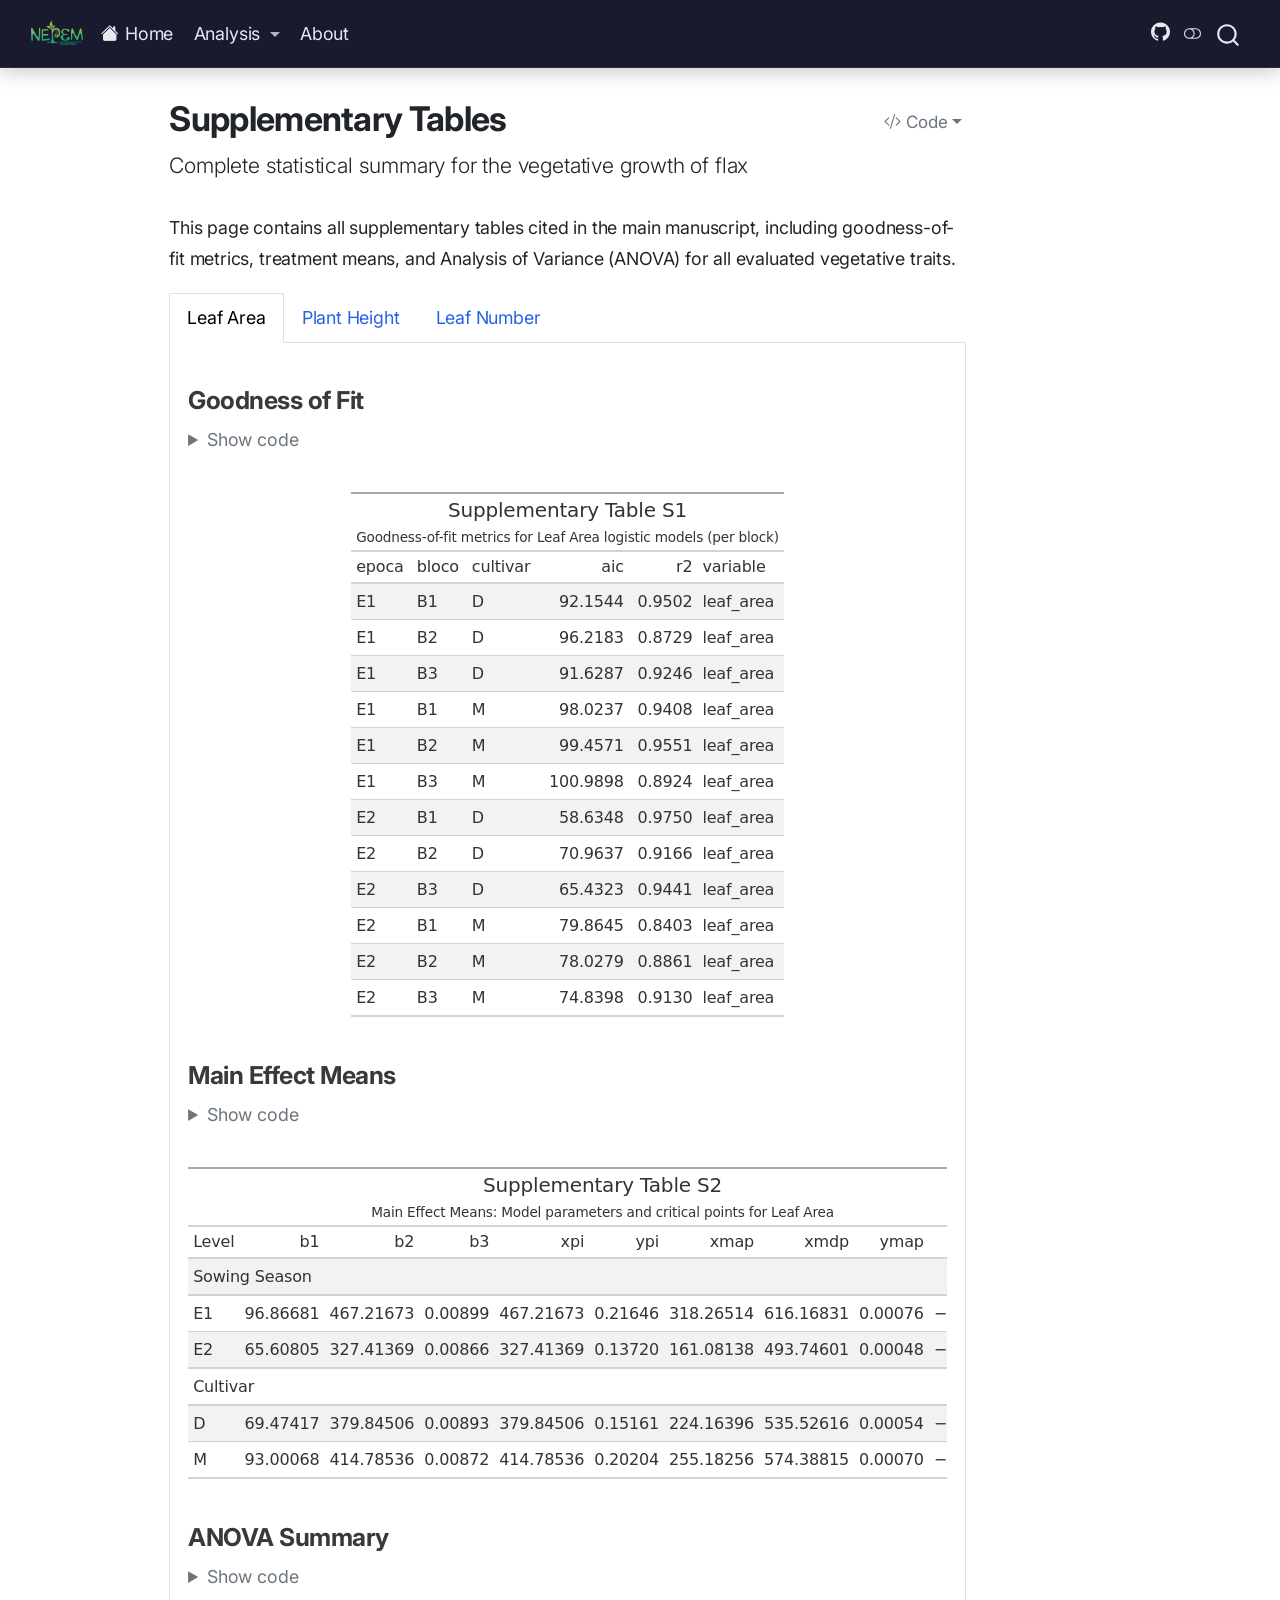
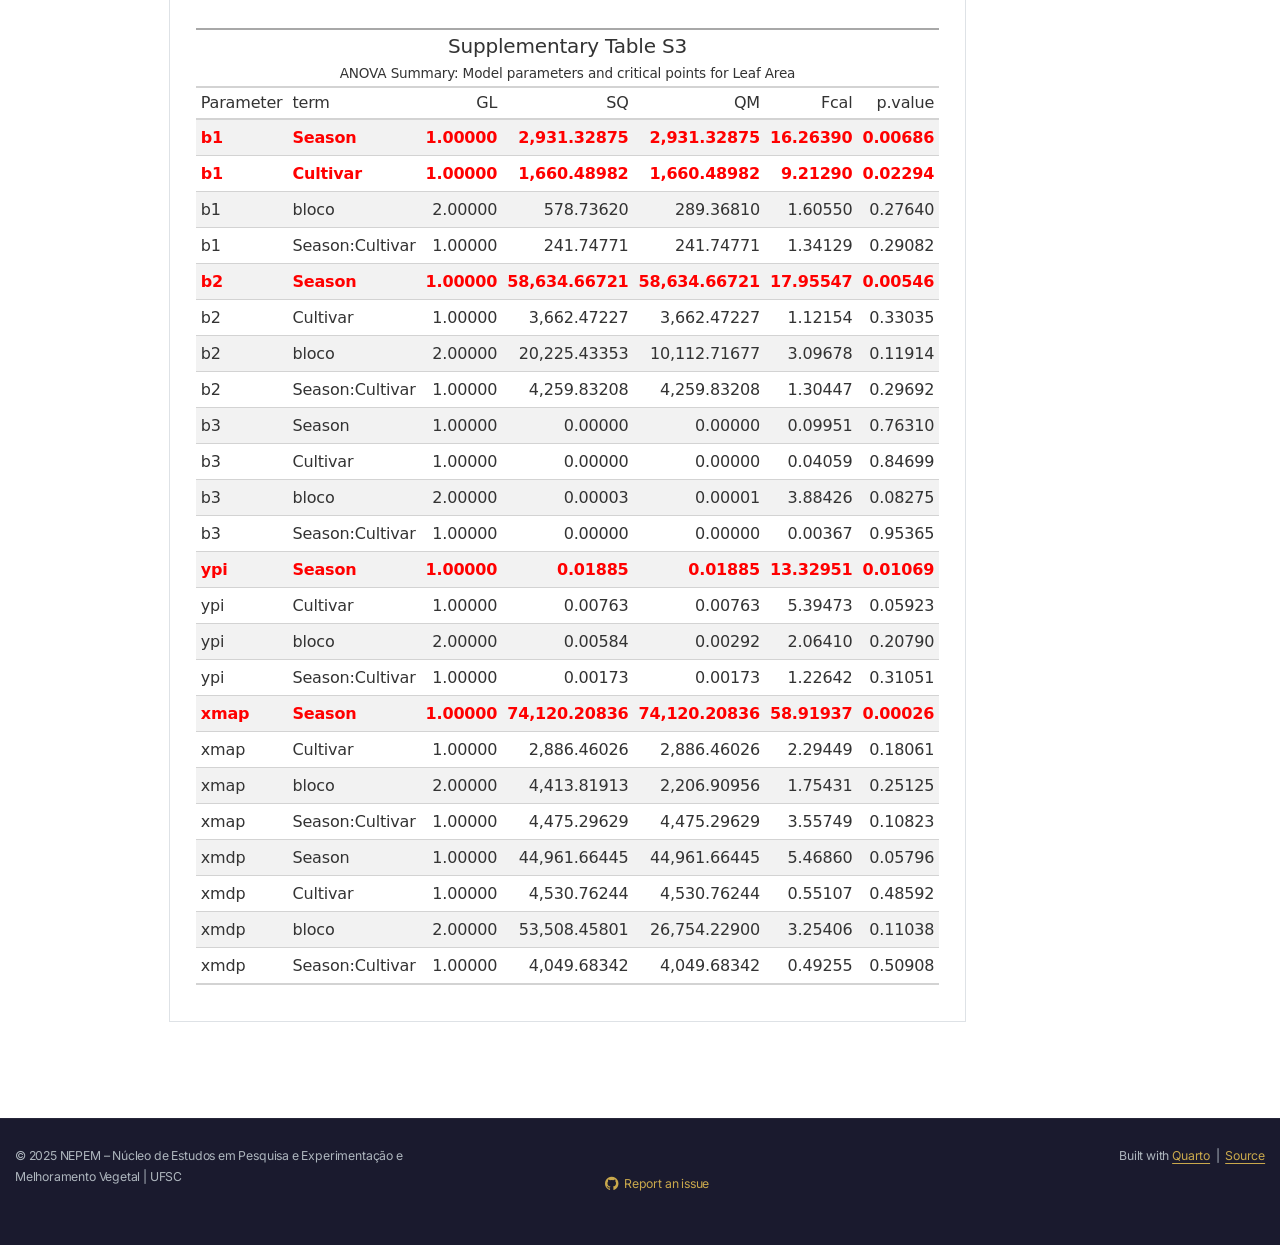
<file: docs/analysis/06_supplementary.html>
<!DOCTYPE html>
<html xmlns="http://www.w3.org/1999/xhtml" lang="en" xml:lang="en"><head>

<meta charset="utf-8">
<meta name="generator" content="quarto-1.5.57">

<meta name="viewport" content="width=device-width, initial-scale=1.0, user-scalable=yes">


<title>Supplementary Tables – Flax Growth Modelling</title>
<style>
code{white-space: pre-wrap;}
span.smallcaps{font-variant: small-caps;}
div.columns{display: flex; gap: min(4vw, 1.5em);}
div.column{flex: auto; overflow-x: auto;}
div.hanging-indent{margin-left: 1.5em; text-indent: -1.5em;}
ul.task-list{list-style: none;}
ul.task-list li input[type="checkbox"] {
  width: 0.8em;
  margin: 0 0.8em 0.2em -1em; /* quarto-specific, see https://github.com/quarto-dev/quarto-cli/issues/4556 */ 
  vertical-align: middle;
}
/* CSS for syntax highlighting */
pre > code.sourceCode { white-space: pre; position: relative; }
pre > code.sourceCode > span { line-height: 1.25; }
pre > code.sourceCode > span:empty { height: 1.2em; }
.sourceCode { overflow: visible; }
code.sourceCode > span { color: inherit; text-decoration: inherit; }
div.sourceCode { margin: 1em 0; }
pre.sourceCode { margin: 0; }
@media screen {
div.sourceCode { overflow: auto; }
}
@media print {
pre > code.sourceCode { white-space: pre-wrap; }
pre > code.sourceCode > span { display: inline-block; text-indent: -5em; padding-left: 5em; }
}
pre.numberSource code
  { counter-reset: source-line 0; }
pre.numberSource code > span
  { position: relative; left: -4em; counter-increment: source-line; }
pre.numberSource code > span > a:first-child::before
  { content: counter(source-line);
    position: relative; left: -1em; text-align: right; vertical-align: baseline;
    border: none; display: inline-block;
    -webkit-touch-callout: none; -webkit-user-select: none;
    -khtml-user-select: none; -moz-user-select: none;
    -ms-user-select: none; user-select: none;
    padding: 0 4px; width: 4em;
  }
pre.numberSource { margin-left: 3em;  padding-left: 4px; }
div.sourceCode
  {   }
@media screen {
pre > code.sourceCode > span > a:first-child::before { text-decoration: underline; }
}
</style>


<script src="../site_libs/quarto-nav/quarto-nav.js"></script>
<script src="../site_libs/clipboard/clipboard.min.js"></script>
<script src="../site_libs/quarto-search/autocomplete.umd.js"></script>
<script src="../site_libs/quarto-search/fuse.min.js"></script>
<script src="../site_libs/quarto-search/quarto-search.js"></script>
<meta name="quarto:offset" content="../">
<link href="../images/favicon.png" rel="icon" type="image/png">
<script src="../site_libs/quarto-html/quarto.js"></script>
<script src="../site_libs/quarto-html/popper.min.js"></script>
<script src="../site_libs/quarto-html/tippy.umd.min.js"></script>
<script src="../site_libs/quarto-html/anchor.min.js"></script>
<link href="../site_libs/quarto-html/tippy.css" rel="stylesheet">
<link href="../site_libs/quarto-html/quarto-syntax-highlighting.css" rel="stylesheet" class="quarto-color-scheme" id="quarto-text-highlighting-styles">
<link href="../site_libs/quarto-html/quarto-syntax-highlighting-dark.css" rel="prefetch" class="quarto-color-scheme quarto-color-alternate" id="quarto-text-highlighting-styles">
<script src="../site_libs/bootstrap/bootstrap.min.js"></script>
<link href="../site_libs/bootstrap/bootstrap-icons.css" rel="stylesheet">
<link href="../site_libs/bootstrap/bootstrap.min.css" rel="stylesheet" class="quarto-color-scheme" id="quarto-bootstrap" data-mode="light">
<link href="../site_libs/bootstrap/bootstrap-dark.min.css" rel="prefetch" class="quarto-color-scheme quarto-color-alternate" id="quarto-bootstrap" data-mode="light">
<script id="quarto-search-options" type="application/json">{
  "location": "navbar",
  "copy-button": false,
  "collapse-after": 3,
  "panel-placement": "end",
  "type": "overlay",
  "limit": 50,
  "keyboard-shortcut": [
    "f",
    "/",
    "s"
  ],
  "show-item-context": false,
  "language": {
    "search-no-results-text": "No results",
    "search-matching-documents-text": "matching documents",
    "search-copy-link-title": "Copy link to search",
    "search-hide-matches-text": "Hide additional matches",
    "search-more-match-text": "more match in this document",
    "search-more-matches-text": "more matches in this document",
    "search-clear-button-title": "Clear",
    "search-text-placeholder": "",
    "search-detached-cancel-button-title": "Cancel",
    "search-submit-button-title": "Submit",
    "search-label": "Search"
  }
}</script>
<style>html{ scroll-behavior: smooth; }</style>
<link href="../site_libs/pagedtable-1.1/css/pagedtable.css" rel="stylesheet">

<script src="../site_libs/pagedtable-1.1/js/pagedtable.js"></script>



</head>

<body class="nav-fixed">

<div id="quarto-search-results"></div>
  <header id="quarto-header" class="headroom fixed-top">
    <nav class="navbar navbar-expand-lg " data-bs-theme="dark">
      <div class="navbar-container container-fluid">
      <div class="navbar-brand-container mx-auto">
    <a href="../index.html" class="navbar-brand navbar-brand-logo">
    <img src="../figs/logo_nepem.png" alt="NEPEM logo" class="navbar-logo">
    </a>
  </div>
            <div id="quarto-search" class="" title="Search"></div>
          <button class="navbar-toggler" type="button" data-bs-toggle="collapse" data-bs-target="#navbarCollapse" aria-controls="navbarCollapse" role="menu" aria-expanded="false" aria-label="Toggle navigation" onclick="if (window.quartoToggleHeadroom) { window.quartoToggleHeadroom(); }">
  <span class="navbar-toggler-icon"></span>
</button>
          <div class="collapse navbar-collapse" id="navbarCollapse">
            <ul class="navbar-nav navbar-nav-scroll me-auto">
  <li class="nav-item">
    <a class="nav-link" href="../index.html"> <i class="bi bi-house-fill" role="img">
</i> 
<span class="menu-text">Home</span></a>
  </li>  
  <li class="nav-item dropdown ">
    <a class="nav-link dropdown-toggle" href="#" id="nav-menu-analysis" role="link" data-bs-toggle="dropdown" aria-expanded="false">
 <span class="menu-text">Analysis</span>
    </a>
    <ul class="dropdown-menu" aria-labelledby="nav-menu-analysis">    
        <li>
    <a class="dropdown-item" href="../analysis/01_climate.html">
 <span class="dropdown-text">1 · Climate Data</span></a>
  </li>  
        <li>
    <a class="dropdown-item" href="../analysis/02_leaf_area.html">
 <span class="dropdown-text">2 · Leaf Area</span></a>
  </li>  
        <li>
    <a class="dropdown-item" href="../analysis/03_plant_height.html">
 <span class="dropdown-text">3 · Plant Height</span></a>
  </li>  
        <li>
    <a class="dropdown-item" href="../analysis/04_leaf_number.html">
 <span class="dropdown-text">4 · Leaf Number</span></a>
  </li>  
        <li>
    <a class="dropdown-item" href="../analysis/05_correlations.html">
 <span class="dropdown-text">5 · Correlations</span></a>
  </li>  
        <li>
    <a class="dropdown-item" href="../analysis/06_supplementary.html">
 <span class="dropdown-text">6 · Supplementary Tables</span></a>
  </li>  
    </ul>
  </li>
  <li class="nav-item">
    <a class="nav-link" href="../about.html"> 
<span class="menu-text">About</span></a>
  </li>  
</ul>
            <ul class="navbar-nav navbar-nav-scroll ms-auto">
  <li class="nav-item compact">
    <a class="nav-link" href="https://github.com/nepem-ufsc/paper_flax_growth"> <i class="bi bi-github" role="img" aria-label="GitHub">
</i> 
<span class="menu-text"></span></a>
  </li>  
</ul>
          </div> <!-- /navcollapse -->
            <div class="quarto-navbar-tools">
  <a href="" class="quarto-color-scheme-toggle quarto-navigation-tool  px-1" onclick="window.quartoToggleColorScheme(); return false;" title="Toggle dark mode"><i class="bi"></i></a>
</div>
      </div> <!-- /container-fluid -->
    </nav>
</header>
<!-- content -->
<div id="quarto-content" class="quarto-container page-columns page-rows-contents page-layout-article page-navbar">
<!-- sidebar -->
<!-- margin-sidebar -->
    <div id="quarto-margin-sidebar" class="sidebar margin-sidebar zindex-bottom">
        
    </div>
<!-- main -->
<main class="content" id="quarto-document-content">

<header id="title-block-header" class="quarto-title-block default">
<div class="quarto-title">
<div class="quarto-title-block"><div><h1 class="title">Supplementary Tables</h1><button type="button" class="btn code-tools-button dropdown-toggle" id="quarto-code-tools-menu" data-bs-toggle="dropdown" aria-expanded="false"><i class="bi"></i> Code</button><ul class="dropdown-menu dropdown-menu-end" aria-labelelledby="quarto-code-tools-menu"><li><a id="quarto-show-all-code" class="dropdown-item" href="javascript:void(0)" role="button">Show All Code</a></li><li><a id="quarto-hide-all-code" class="dropdown-item" href="javascript:void(0)" role="button">Hide All Code</a></li><li><hr class="dropdown-divider"></li><li><a id="quarto-view-source" class="dropdown-item" href="javascript:void(0)" role="button">View Source</a></li></ul></div></div>
<p class="subtitle lead">Complete statistical summary for the vegetative growth of flax</p>
</div>



<div class="quarto-title-meta">

    
  
    
  </div>
  


</header>


<p>This page contains all supplementary tables cited in the main manuscript, including goodness-of-fit metrics, treatment means, and Analysis of Variance (ANOVA) for all evaluated vegetative traits.</p>
<div class="tabset-margin-container"></div><div class="panel-tabset">
<ul class="nav nav-tabs" role="tablist"><li class="nav-item" role="presentation"><a class="nav-link active" id="tabset-1-1-tab" data-bs-toggle="tab" data-bs-target="#tabset-1-1" role="tab" aria-controls="tabset-1-1" aria-selected="true">Leaf Area</a></li><li class="nav-item" role="presentation"><a class="nav-link" id="tabset-1-2-tab" data-bs-toggle="tab" data-bs-target="#tabset-1-2" role="tab" aria-controls="tabset-1-2" aria-selected="false">Plant Height</a></li><li class="nav-item" role="presentation"><a class="nav-link" id="tabset-1-3-tab" data-bs-toggle="tab" data-bs-target="#tabset-1-3" role="tab" aria-controls="tabset-1-3" aria-selected="false">Leaf Number</a></li></ul>
<div class="tab-content">
<div id="tabset-1-1" class="tab-pane active" role="tabpanel" aria-labelledby="tabset-1-1-tab">
<section id="goodness-of-fit" class="level3">
<h3 class="anchored" data-anchor-id="goodness-of-fit">Goodness of Fit</h3>
<div class="cell">
<details class="code-fold">
<summary>Show code</summary>
<div class="sourceCode cell-code" id="cb1"><pre class="sourceCode r code-with-copy"><code class="sourceCode r"><span id="cb1-1"><a href="#cb1-1" aria-hidden="true" tabindex="-1"></a><span class="fu">readRDS</span>(<span class="st">"../results/gof_af.rds"</span>) <span class="sc">|&gt;</span> </span>
<span id="cb1-2"><a href="#cb1-2" aria-hidden="true" tabindex="-1"></a>  <span class="fu">gt</span>() <span class="sc">|&gt;</span> </span>
<span id="cb1-3"><a href="#cb1-3" aria-hidden="true" tabindex="-1"></a>  <span class="fu">tab_header</span>(</span>
<span id="cb1-4"><a href="#cb1-4" aria-hidden="true" tabindex="-1"></a>    <span class="at">title =</span> <span class="st">"Supplementary Table S1"</span>,</span>
<span id="cb1-5"><a href="#cb1-5" aria-hidden="true" tabindex="-1"></a>    <span class="at">subtitle =</span> <span class="st">"Goodness-of-fit metrics for Leaf Area logistic models (per block)"</span></span>
<span id="cb1-6"><a href="#cb1-6" aria-hidden="true" tabindex="-1"></a>  ) <span class="sc">|&gt;</span> </span>
<span id="cb1-7"><a href="#cb1-7" aria-hidden="true" tabindex="-1"></a>  <span class="fu">fmt_number</span>(<span class="at">columns =</span> <span class="fu">where</span>(is.numeric), <span class="at">decimals =</span> <span class="dv">4</span>)</span></code><button title="Copy to Clipboard" class="code-copy-button"><i class="bi"></i></button></pre></div>
</details>
<div class="cell-output-display">
<div id="geascdeiqt" style="padding-left:0px;padding-right:0px;padding-top:10px;padding-bottom:10px;overflow-x:auto;overflow-y:auto;width:auto;height:auto;">
<style>#geascdeiqt table {
  font-family: system-ui, 'Segoe UI', Roboto, Helvetica, Arial, sans-serif, 'Apple Color Emoji', 'Segoe UI Emoji', 'Segoe UI Symbol', 'Noto Color Emoji';
  -webkit-font-smoothing: antialiased;
  -moz-osx-font-smoothing: grayscale;
}

#geascdeiqt thead, #geascdeiqt tbody, #geascdeiqt tfoot, #geascdeiqt tr, #geascdeiqt td, #geascdeiqt th {
  border-style: none;
}

#geascdeiqt p {
  margin: 0;
  padding: 0;
}

#geascdeiqt .gt_table {
  display: table;
  border-collapse: collapse;
  line-height: normal;
  margin-left: auto;
  margin-right: auto;
  color: #333333;
  font-size: 16px;
  font-weight: normal;
  font-style: normal;
  background-color: #FFFFFF;
  width: auto;
  border-top-style: solid;
  border-top-width: 2px;
  border-top-color: #A8A8A8;
  border-right-style: none;
  border-right-width: 2px;
  border-right-color: #D3D3D3;
  border-bottom-style: solid;
  border-bottom-width: 2px;
  border-bottom-color: #A8A8A8;
  border-left-style: none;
  border-left-width: 2px;
  border-left-color: #D3D3D3;
}

#geascdeiqt .gt_caption {
  padding-top: 4px;
  padding-bottom: 4px;
}

#geascdeiqt .gt_title {
  color: #333333;
  font-size: 125%;
  font-weight: initial;
  padding-top: 4px;
  padding-bottom: 4px;
  padding-left: 5px;
  padding-right: 5px;
  border-bottom-color: #FFFFFF;
  border-bottom-width: 0;
}

#geascdeiqt .gt_subtitle {
  color: #333333;
  font-size: 85%;
  font-weight: initial;
  padding-top: 3px;
  padding-bottom: 5px;
  padding-left: 5px;
  padding-right: 5px;
  border-top-color: #FFFFFF;
  border-top-width: 0;
}

#geascdeiqt .gt_heading {
  background-color: #FFFFFF;
  text-align: center;
  border-bottom-color: #FFFFFF;
  border-left-style: none;
  border-left-width: 1px;
  border-left-color: #D3D3D3;
  border-right-style: none;
  border-right-width: 1px;
  border-right-color: #D3D3D3;
}

#geascdeiqt .gt_bottom_border {
  border-bottom-style: solid;
  border-bottom-width: 2px;
  border-bottom-color: #D3D3D3;
}

#geascdeiqt .gt_col_headings {
  border-top-style: solid;
  border-top-width: 2px;
  border-top-color: #D3D3D3;
  border-bottom-style: solid;
  border-bottom-width: 2px;
  border-bottom-color: #D3D3D3;
  border-left-style: none;
  border-left-width: 1px;
  border-left-color: #D3D3D3;
  border-right-style: none;
  border-right-width: 1px;
  border-right-color: #D3D3D3;
}

#geascdeiqt .gt_col_heading {
  color: #333333;
  background-color: #FFFFFF;
  font-size: 100%;
  font-weight: normal;
  text-transform: inherit;
  border-left-style: none;
  border-left-width: 1px;
  border-left-color: #D3D3D3;
  border-right-style: none;
  border-right-width: 1px;
  border-right-color: #D3D3D3;
  vertical-align: bottom;
  padding-top: 5px;
  padding-bottom: 6px;
  padding-left: 5px;
  padding-right: 5px;
  overflow-x: hidden;
}

#geascdeiqt .gt_column_spanner_outer {
  color: #333333;
  background-color: #FFFFFF;
  font-size: 100%;
  font-weight: normal;
  text-transform: inherit;
  padding-top: 0;
  padding-bottom: 0;
  padding-left: 4px;
  padding-right: 4px;
}

#geascdeiqt .gt_column_spanner_outer:first-child {
  padding-left: 0;
}

#geascdeiqt .gt_column_spanner_outer:last-child {
  padding-right: 0;
}

#geascdeiqt .gt_column_spanner {
  border-bottom-style: solid;
  border-bottom-width: 2px;
  border-bottom-color: #D3D3D3;
  vertical-align: bottom;
  padding-top: 5px;
  padding-bottom: 5px;
  overflow-x: hidden;
  display: inline-block;
  width: 100%;
}

#geascdeiqt .gt_spanner_row {
  border-bottom-style: hidden;
}

#geascdeiqt .gt_group_heading {
  padding-top: 8px;
  padding-bottom: 8px;
  padding-left: 5px;
  padding-right: 5px;
  color: #333333;
  background-color: #FFFFFF;
  font-size: 100%;
  font-weight: initial;
  text-transform: inherit;
  border-top-style: solid;
  border-top-width: 2px;
  border-top-color: #D3D3D3;
  border-bottom-style: solid;
  border-bottom-width: 2px;
  border-bottom-color: #D3D3D3;
  border-left-style: none;
  border-left-width: 1px;
  border-left-color: #D3D3D3;
  border-right-style: none;
  border-right-width: 1px;
  border-right-color: #D3D3D3;
  vertical-align: middle;
  text-align: left;
}

#geascdeiqt .gt_empty_group_heading {
  padding: 0.5px;
  color: #333333;
  background-color: #FFFFFF;
  font-size: 100%;
  font-weight: initial;
  border-top-style: solid;
  border-top-width: 2px;
  border-top-color: #D3D3D3;
  border-bottom-style: solid;
  border-bottom-width: 2px;
  border-bottom-color: #D3D3D3;
  vertical-align: middle;
}

#geascdeiqt .gt_from_md > :first-child {
  margin-top: 0;
}

#geascdeiqt .gt_from_md > :last-child {
  margin-bottom: 0;
}

#geascdeiqt .gt_row {
  padding-top: 8px;
  padding-bottom: 8px;
  padding-left: 5px;
  padding-right: 5px;
  margin: 10px;
  border-top-style: solid;
  border-top-width: 1px;
  border-top-color: #D3D3D3;
  border-left-style: none;
  border-left-width: 1px;
  border-left-color: #D3D3D3;
  border-right-style: none;
  border-right-width: 1px;
  border-right-color: #D3D3D3;
  vertical-align: middle;
  overflow-x: hidden;
}

#geascdeiqt .gt_stub {
  color: #333333;
  background-color: #FFFFFF;
  font-size: 100%;
  font-weight: initial;
  text-transform: inherit;
  border-right-style: solid;
  border-right-width: 2px;
  border-right-color: #D3D3D3;
  padding-left: 5px;
  padding-right: 5px;
}

#geascdeiqt .gt_stub_row_group {
  color: #333333;
  background-color: #FFFFFF;
  font-size: 100%;
  font-weight: initial;
  text-transform: inherit;
  border-right-style: solid;
  border-right-width: 2px;
  border-right-color: #D3D3D3;
  padding-left: 5px;
  padding-right: 5px;
  vertical-align: top;
}

#geascdeiqt .gt_row_group_first td {
  border-top-width: 2px;
}

#geascdeiqt .gt_row_group_first th {
  border-top-width: 2px;
}

#geascdeiqt .gt_summary_row {
  color: #333333;
  background-color: #FFFFFF;
  text-transform: inherit;
  padding-top: 8px;
  padding-bottom: 8px;
  padding-left: 5px;
  padding-right: 5px;
}

#geascdeiqt .gt_first_summary_row {
  border-top-style: solid;
  border-top-color: #D3D3D3;
}

#geascdeiqt .gt_first_summary_row.thick {
  border-top-width: 2px;
}

#geascdeiqt .gt_last_summary_row {
  padding-top: 8px;
  padding-bottom: 8px;
  padding-left: 5px;
  padding-right: 5px;
  border-bottom-style: solid;
  border-bottom-width: 2px;
  border-bottom-color: #D3D3D3;
}

#geascdeiqt .gt_grand_summary_row {
  color: #333333;
  background-color: #FFFFFF;
  text-transform: inherit;
  padding-top: 8px;
  padding-bottom: 8px;
  padding-left: 5px;
  padding-right: 5px;
}

#geascdeiqt .gt_first_grand_summary_row {
  padding-top: 8px;
  padding-bottom: 8px;
  padding-left: 5px;
  padding-right: 5px;
  border-top-style: double;
  border-top-width: 6px;
  border-top-color: #D3D3D3;
}

#geascdeiqt .gt_last_grand_summary_row_top {
  padding-top: 8px;
  padding-bottom: 8px;
  padding-left: 5px;
  padding-right: 5px;
  border-bottom-style: double;
  border-bottom-width: 6px;
  border-bottom-color: #D3D3D3;
}

#geascdeiqt .gt_striped {
  background-color: rgba(128, 128, 128, 0.05);
}

#geascdeiqt .gt_table_body {
  border-top-style: solid;
  border-top-width: 2px;
  border-top-color: #D3D3D3;
  border-bottom-style: solid;
  border-bottom-width: 2px;
  border-bottom-color: #D3D3D3;
}

#geascdeiqt .gt_footnotes {
  color: #333333;
  background-color: #FFFFFF;
  border-bottom-style: none;
  border-bottom-width: 2px;
  border-bottom-color: #D3D3D3;
  border-left-style: none;
  border-left-width: 2px;
  border-left-color: #D3D3D3;
  border-right-style: none;
  border-right-width: 2px;
  border-right-color: #D3D3D3;
}

#geascdeiqt .gt_footnote {
  margin: 0px;
  font-size: 90%;
  padding-top: 4px;
  padding-bottom: 4px;
  padding-left: 5px;
  padding-right: 5px;
}

#geascdeiqt .gt_sourcenotes {
  color: #333333;
  background-color: #FFFFFF;
  border-bottom-style: none;
  border-bottom-width: 2px;
  border-bottom-color: #D3D3D3;
  border-left-style: none;
  border-left-width: 2px;
  border-left-color: #D3D3D3;
  border-right-style: none;
  border-right-width: 2px;
  border-right-color: #D3D3D3;
}

#geascdeiqt .gt_sourcenote {
  font-size: 90%;
  padding-top: 4px;
  padding-bottom: 4px;
  padding-left: 5px;
  padding-right: 5px;
}

#geascdeiqt .gt_left {
  text-align: left;
}

#geascdeiqt .gt_center {
  text-align: center;
}

#geascdeiqt .gt_right {
  text-align: right;
  font-variant-numeric: tabular-nums;
}

#geascdeiqt .gt_font_normal {
  font-weight: normal;
}

#geascdeiqt .gt_font_bold {
  font-weight: bold;
}

#geascdeiqt .gt_font_italic {
  font-style: italic;
}

#geascdeiqt .gt_super {
  font-size: 65%;
}

#geascdeiqt .gt_footnote_marks {
  font-size: 75%;
  vertical-align: 0.4em;
  position: initial;
}

#geascdeiqt .gt_asterisk {
  font-size: 100%;
  vertical-align: 0;
}

#geascdeiqt .gt_indent_1 {
  text-indent: 5px;
}

#geascdeiqt .gt_indent_2 {
  text-indent: 10px;
}

#geascdeiqt .gt_indent_3 {
  text-indent: 15px;
}

#geascdeiqt .gt_indent_4 {
  text-indent: 20px;
}

#geascdeiqt .gt_indent_5 {
  text-indent: 25px;
}

#geascdeiqt .katex-display {
  display: inline-flex !important;
  margin-bottom: 0.75em !important;
}

#geascdeiqt div.Reactable > div.rt-table > div.rt-thead > div.rt-tr.rt-tr-group-header > div.rt-th-group:after {
  height: 0px !important;
}
</style>

<table class="gt_table caption-top table table-sm table-striped small" data-quarto-postprocess="true" data-quarto-disable-processing="false" data-quarto-bootstrap="false">
<thead>
<tr class="header gt_heading">
<th colspan="6" class="gt_heading gt_title gt_font_normal">Supplementary Table S1</th>
</tr>
<tr class="odd gt_heading">
<th colspan="6" class="gt_heading gt_subtitle gt_font_normal gt_bottom_border">Goodness-of-fit metrics for Leaf Area logistic models (per block)</th>
</tr>
<tr class="header gt_col_headings">
<th id="epoca" class="gt_col_heading gt_columns_bottom_border gt_left" data-quarto-table-cell-role="th" scope="col">epoca</th>
<th id="bloco" class="gt_col_heading gt_columns_bottom_border gt_left" data-quarto-table-cell-role="th" scope="col">bloco</th>
<th id="cultivar" class="gt_col_heading gt_columns_bottom_border gt_left" data-quarto-table-cell-role="th" scope="col">cultivar</th>
<th id="aic" class="gt_col_heading gt_columns_bottom_border gt_right" data-quarto-table-cell-role="th" scope="col">aic</th>
<th id="r2" class="gt_col_heading gt_columns_bottom_border gt_right" data-quarto-table-cell-role="th" scope="col">r2</th>
<th id="variable" class="gt_col_heading gt_columns_bottom_border gt_left" data-quarto-table-cell-role="th" scope="col">variable</th>
</tr>
</thead>
<tbody class="gt_table_body">
<tr class="odd">
<td class="gt_row gt_left" headers="epoca">E1</td>
<td class="gt_row gt_left" headers="bloco">B1</td>
<td class="gt_row gt_left" headers="cultivar">D</td>
<td class="gt_row gt_right" headers="aic">92.1544</td>
<td class="gt_row gt_right" headers="r2">0.9502</td>
<td class="gt_row gt_left" headers="variable">leaf_area</td>
</tr>
<tr class="even">
<td class="gt_row gt_left" headers="epoca">E1</td>
<td class="gt_row gt_left" headers="bloco">B2</td>
<td class="gt_row gt_left" headers="cultivar">D</td>
<td class="gt_row gt_right" headers="aic">96.2183</td>
<td class="gt_row gt_right" headers="r2">0.8729</td>
<td class="gt_row gt_left" headers="variable">leaf_area</td>
</tr>
<tr class="odd">
<td class="gt_row gt_left" headers="epoca">E1</td>
<td class="gt_row gt_left" headers="bloco">B3</td>
<td class="gt_row gt_left" headers="cultivar">D</td>
<td class="gt_row gt_right" headers="aic">91.6287</td>
<td class="gt_row gt_right" headers="r2">0.9246</td>
<td class="gt_row gt_left" headers="variable">leaf_area</td>
</tr>
<tr class="even">
<td class="gt_row gt_left" headers="epoca">E1</td>
<td class="gt_row gt_left" headers="bloco">B1</td>
<td class="gt_row gt_left" headers="cultivar">M</td>
<td class="gt_row gt_right" headers="aic">98.0237</td>
<td class="gt_row gt_right" headers="r2">0.9408</td>
<td class="gt_row gt_left" headers="variable">leaf_area</td>
</tr>
<tr class="odd">
<td class="gt_row gt_left" headers="epoca">E1</td>
<td class="gt_row gt_left" headers="bloco">B2</td>
<td class="gt_row gt_left" headers="cultivar">M</td>
<td class="gt_row gt_right" headers="aic">99.4571</td>
<td class="gt_row gt_right" headers="r2">0.9551</td>
<td class="gt_row gt_left" headers="variable">leaf_area</td>
</tr>
<tr class="even">
<td class="gt_row gt_left" headers="epoca">E1</td>
<td class="gt_row gt_left" headers="bloco">B3</td>
<td class="gt_row gt_left" headers="cultivar">M</td>
<td class="gt_row gt_right" headers="aic">100.9898</td>
<td class="gt_row gt_right" headers="r2">0.8924</td>
<td class="gt_row gt_left" headers="variable">leaf_area</td>
</tr>
<tr class="odd">
<td class="gt_row gt_left" headers="epoca">E2</td>
<td class="gt_row gt_left" headers="bloco">B1</td>
<td class="gt_row gt_left" headers="cultivar">D</td>
<td class="gt_row gt_right" headers="aic">58.6348</td>
<td class="gt_row gt_right" headers="r2">0.9750</td>
<td class="gt_row gt_left" headers="variable">leaf_area</td>
</tr>
<tr class="even">
<td class="gt_row gt_left" headers="epoca">E2</td>
<td class="gt_row gt_left" headers="bloco">B2</td>
<td class="gt_row gt_left" headers="cultivar">D</td>
<td class="gt_row gt_right" headers="aic">70.9637</td>
<td class="gt_row gt_right" headers="r2">0.9166</td>
<td class="gt_row gt_left" headers="variable">leaf_area</td>
</tr>
<tr class="odd">
<td class="gt_row gt_left" headers="epoca">E2</td>
<td class="gt_row gt_left" headers="bloco">B3</td>
<td class="gt_row gt_left" headers="cultivar">D</td>
<td class="gt_row gt_right" headers="aic">65.4323</td>
<td class="gt_row gt_right" headers="r2">0.9441</td>
<td class="gt_row gt_left" headers="variable">leaf_area</td>
</tr>
<tr class="even">
<td class="gt_row gt_left" headers="epoca">E2</td>
<td class="gt_row gt_left" headers="bloco">B1</td>
<td class="gt_row gt_left" headers="cultivar">M</td>
<td class="gt_row gt_right" headers="aic">79.8645</td>
<td class="gt_row gt_right" headers="r2">0.8403</td>
<td class="gt_row gt_left" headers="variable">leaf_area</td>
</tr>
<tr class="odd">
<td class="gt_row gt_left" headers="epoca">E2</td>
<td class="gt_row gt_left" headers="bloco">B2</td>
<td class="gt_row gt_left" headers="cultivar">M</td>
<td class="gt_row gt_right" headers="aic">78.0279</td>
<td class="gt_row gt_right" headers="r2">0.8861</td>
<td class="gt_row gt_left" headers="variable">leaf_area</td>
</tr>
<tr class="even">
<td class="gt_row gt_left" headers="epoca">E2</td>
<td class="gt_row gt_left" headers="bloco">B3</td>
<td class="gt_row gt_left" headers="cultivar">M</td>
<td class="gt_row gt_right" headers="aic">74.8398</td>
<td class="gt_row gt_right" headers="r2">0.9130</td>
<td class="gt_row gt_left" headers="variable">leaf_area</td>
</tr>
</tbody>
</table>

</div>
</div>
</div>
</section>
<section id="main-effect-means" class="level3">
<h3 class="anchored" data-anchor-id="main-effect-means">Main Effect Means</h3>
<div class="cell">
<details class="code-fold">
<summary>Show code</summary>
<div class="sourceCode cell-code" id="cb2"><pre class="sourceCode r code-with-copy"><code class="sourceCode r"><span id="cb2-1"><a href="#cb2-1" aria-hidden="true" tabindex="-1"></a><span class="fu">readRDS</span>(<span class="st">"../results/means_summary_af.rds"</span>) <span class="sc">|&gt;</span> </span>
<span id="cb2-2"><a href="#cb2-2" aria-hidden="true" tabindex="-1"></a>  <span class="fu">gt</span>(<span class="at">groupname_col =</span> <span class="st">"Factor"</span>) <span class="sc">|&gt;</span> </span>
<span id="cb2-3"><a href="#cb2-3" aria-hidden="true" tabindex="-1"></a>  <span class="fu">tab_header</span>(</span>
<span id="cb2-4"><a href="#cb2-4" aria-hidden="true" tabindex="-1"></a>    <span class="at">title =</span> <span class="st">"Supplementary Table S2"</span>, </span>
<span id="cb2-5"><a href="#cb2-5" aria-hidden="true" tabindex="-1"></a>    <span class="at">subtitle =</span> <span class="st">"Main Effect Means: Model parameters and critical points for Leaf Area"</span></span>
<span id="cb2-6"><a href="#cb2-6" aria-hidden="true" tabindex="-1"></a>  ) <span class="sc">|&gt;</span> </span>
<span id="cb2-7"><a href="#cb2-7" aria-hidden="true" tabindex="-1"></a>  <span class="fu">fmt_number</span>(<span class="at">columns =</span> <span class="fu">where</span>(is.numeric), <span class="at">decimals =</span> <span class="dv">5</span>)</span></code><button title="Copy to Clipboard" class="code-copy-button"><i class="bi"></i></button></pre></div>
</details>
<div class="cell-output-display">
<div id="prrbhvnuvz" style="padding-left:0px;padding-right:0px;padding-top:10px;padding-bottom:10px;overflow-x:auto;overflow-y:auto;width:auto;height:auto;">
<style>#prrbhvnuvz table {
  font-family: system-ui, 'Segoe UI', Roboto, Helvetica, Arial, sans-serif, 'Apple Color Emoji', 'Segoe UI Emoji', 'Segoe UI Symbol', 'Noto Color Emoji';
  -webkit-font-smoothing: antialiased;
  -moz-osx-font-smoothing: grayscale;
}

#prrbhvnuvz thead, #prrbhvnuvz tbody, #prrbhvnuvz tfoot, #prrbhvnuvz tr, #prrbhvnuvz td, #prrbhvnuvz th {
  border-style: none;
}

#prrbhvnuvz p {
  margin: 0;
  padding: 0;
}

#prrbhvnuvz .gt_table {
  display: table;
  border-collapse: collapse;
  line-height: normal;
  margin-left: auto;
  margin-right: auto;
  color: #333333;
  font-size: 16px;
  font-weight: normal;
  font-style: normal;
  background-color: #FFFFFF;
  width: auto;
  border-top-style: solid;
  border-top-width: 2px;
  border-top-color: #A8A8A8;
  border-right-style: none;
  border-right-width: 2px;
  border-right-color: #D3D3D3;
  border-bottom-style: solid;
  border-bottom-width: 2px;
  border-bottom-color: #A8A8A8;
  border-left-style: none;
  border-left-width: 2px;
  border-left-color: #D3D3D3;
}

#prrbhvnuvz .gt_caption {
  padding-top: 4px;
  padding-bottom: 4px;
}

#prrbhvnuvz .gt_title {
  color: #333333;
  font-size: 125%;
  font-weight: initial;
  padding-top: 4px;
  padding-bottom: 4px;
  padding-left: 5px;
  padding-right: 5px;
  border-bottom-color: #FFFFFF;
  border-bottom-width: 0;
}

#prrbhvnuvz .gt_subtitle {
  color: #333333;
  font-size: 85%;
  font-weight: initial;
  padding-top: 3px;
  padding-bottom: 5px;
  padding-left: 5px;
  padding-right: 5px;
  border-top-color: #FFFFFF;
  border-top-width: 0;
}

#prrbhvnuvz .gt_heading {
  background-color: #FFFFFF;
  text-align: center;
  border-bottom-color: #FFFFFF;
  border-left-style: none;
  border-left-width: 1px;
  border-left-color: #D3D3D3;
  border-right-style: none;
  border-right-width: 1px;
  border-right-color: #D3D3D3;
}

#prrbhvnuvz .gt_bottom_border {
  border-bottom-style: solid;
  border-bottom-width: 2px;
  border-bottom-color: #D3D3D3;
}

#prrbhvnuvz .gt_col_headings {
  border-top-style: solid;
  border-top-width: 2px;
  border-top-color: #D3D3D3;
  border-bottom-style: solid;
  border-bottom-width: 2px;
  border-bottom-color: #D3D3D3;
  border-left-style: none;
  border-left-width: 1px;
  border-left-color: #D3D3D3;
  border-right-style: none;
  border-right-width: 1px;
  border-right-color: #D3D3D3;
}

#prrbhvnuvz .gt_col_heading {
  color: #333333;
  background-color: #FFFFFF;
  font-size: 100%;
  font-weight: normal;
  text-transform: inherit;
  border-left-style: none;
  border-left-width: 1px;
  border-left-color: #D3D3D3;
  border-right-style: none;
  border-right-width: 1px;
  border-right-color: #D3D3D3;
  vertical-align: bottom;
  padding-top: 5px;
  padding-bottom: 6px;
  padding-left: 5px;
  padding-right: 5px;
  overflow-x: hidden;
}

#prrbhvnuvz .gt_column_spanner_outer {
  color: #333333;
  background-color: #FFFFFF;
  font-size: 100%;
  font-weight: normal;
  text-transform: inherit;
  padding-top: 0;
  padding-bottom: 0;
  padding-left: 4px;
  padding-right: 4px;
}

#prrbhvnuvz .gt_column_spanner_outer:first-child {
  padding-left: 0;
}

#prrbhvnuvz .gt_column_spanner_outer:last-child {
  padding-right: 0;
}

#prrbhvnuvz .gt_column_spanner {
  border-bottom-style: solid;
  border-bottom-width: 2px;
  border-bottom-color: #D3D3D3;
  vertical-align: bottom;
  padding-top: 5px;
  padding-bottom: 5px;
  overflow-x: hidden;
  display: inline-block;
  width: 100%;
}

#prrbhvnuvz .gt_spanner_row {
  border-bottom-style: hidden;
}

#prrbhvnuvz .gt_group_heading {
  padding-top: 8px;
  padding-bottom: 8px;
  padding-left: 5px;
  padding-right: 5px;
  color: #333333;
  background-color: #FFFFFF;
  font-size: 100%;
  font-weight: initial;
  text-transform: inherit;
  border-top-style: solid;
  border-top-width: 2px;
  border-top-color: #D3D3D3;
  border-bottom-style: solid;
  border-bottom-width: 2px;
  border-bottom-color: #D3D3D3;
  border-left-style: none;
  border-left-width: 1px;
  border-left-color: #D3D3D3;
  border-right-style: none;
  border-right-width: 1px;
  border-right-color: #D3D3D3;
  vertical-align: middle;
  text-align: left;
}

#prrbhvnuvz .gt_empty_group_heading {
  padding: 0.5px;
  color: #333333;
  background-color: #FFFFFF;
  font-size: 100%;
  font-weight: initial;
  border-top-style: solid;
  border-top-width: 2px;
  border-top-color: #D3D3D3;
  border-bottom-style: solid;
  border-bottom-width: 2px;
  border-bottom-color: #D3D3D3;
  vertical-align: middle;
}

#prrbhvnuvz .gt_from_md > :first-child {
  margin-top: 0;
}

#prrbhvnuvz .gt_from_md > :last-child {
  margin-bottom: 0;
}

#prrbhvnuvz .gt_row {
  padding-top: 8px;
  padding-bottom: 8px;
  padding-left: 5px;
  padding-right: 5px;
  margin: 10px;
  border-top-style: solid;
  border-top-width: 1px;
  border-top-color: #D3D3D3;
  border-left-style: none;
  border-left-width: 1px;
  border-left-color: #D3D3D3;
  border-right-style: none;
  border-right-width: 1px;
  border-right-color: #D3D3D3;
  vertical-align: middle;
  overflow-x: hidden;
}

#prrbhvnuvz .gt_stub {
  color: #333333;
  background-color: #FFFFFF;
  font-size: 100%;
  font-weight: initial;
  text-transform: inherit;
  border-right-style: solid;
  border-right-width: 2px;
  border-right-color: #D3D3D3;
  padding-left: 5px;
  padding-right: 5px;
}

#prrbhvnuvz .gt_stub_row_group {
  color: #333333;
  background-color: #FFFFFF;
  font-size: 100%;
  font-weight: initial;
  text-transform: inherit;
  border-right-style: solid;
  border-right-width: 2px;
  border-right-color: #D3D3D3;
  padding-left: 5px;
  padding-right: 5px;
  vertical-align: top;
}

#prrbhvnuvz .gt_row_group_first td {
  border-top-width: 2px;
}

#prrbhvnuvz .gt_row_group_first th {
  border-top-width: 2px;
}

#prrbhvnuvz .gt_summary_row {
  color: #333333;
  background-color: #FFFFFF;
  text-transform: inherit;
  padding-top: 8px;
  padding-bottom: 8px;
  padding-left: 5px;
  padding-right: 5px;
}

#prrbhvnuvz .gt_first_summary_row {
  border-top-style: solid;
  border-top-color: #D3D3D3;
}

#prrbhvnuvz .gt_first_summary_row.thick {
  border-top-width: 2px;
}

#prrbhvnuvz .gt_last_summary_row {
  padding-top: 8px;
  padding-bottom: 8px;
  padding-left: 5px;
  padding-right: 5px;
  border-bottom-style: solid;
  border-bottom-width: 2px;
  border-bottom-color: #D3D3D3;
}

#prrbhvnuvz .gt_grand_summary_row {
  color: #333333;
  background-color: #FFFFFF;
  text-transform: inherit;
  padding-top: 8px;
  padding-bottom: 8px;
  padding-left: 5px;
  padding-right: 5px;
}

#prrbhvnuvz .gt_first_grand_summary_row {
  padding-top: 8px;
  padding-bottom: 8px;
  padding-left: 5px;
  padding-right: 5px;
  border-top-style: double;
  border-top-width: 6px;
  border-top-color: #D3D3D3;
}

#prrbhvnuvz .gt_last_grand_summary_row_top {
  padding-top: 8px;
  padding-bottom: 8px;
  padding-left: 5px;
  padding-right: 5px;
  border-bottom-style: double;
  border-bottom-width: 6px;
  border-bottom-color: #D3D3D3;
}

#prrbhvnuvz .gt_striped {
  background-color: rgba(128, 128, 128, 0.05);
}

#prrbhvnuvz .gt_table_body {
  border-top-style: solid;
  border-top-width: 2px;
  border-top-color: #D3D3D3;
  border-bottom-style: solid;
  border-bottom-width: 2px;
  border-bottom-color: #D3D3D3;
}

#prrbhvnuvz .gt_footnotes {
  color: #333333;
  background-color: #FFFFFF;
  border-bottom-style: none;
  border-bottom-width: 2px;
  border-bottom-color: #D3D3D3;
  border-left-style: none;
  border-left-width: 2px;
  border-left-color: #D3D3D3;
  border-right-style: none;
  border-right-width: 2px;
  border-right-color: #D3D3D3;
}

#prrbhvnuvz .gt_footnote {
  margin: 0px;
  font-size: 90%;
  padding-top: 4px;
  padding-bottom: 4px;
  padding-left: 5px;
  padding-right: 5px;
}

#prrbhvnuvz .gt_sourcenotes {
  color: #333333;
  background-color: #FFFFFF;
  border-bottom-style: none;
  border-bottom-width: 2px;
  border-bottom-color: #D3D3D3;
  border-left-style: none;
  border-left-width: 2px;
  border-left-color: #D3D3D3;
  border-right-style: none;
  border-right-width: 2px;
  border-right-color: #D3D3D3;
}

#prrbhvnuvz .gt_sourcenote {
  font-size: 90%;
  padding-top: 4px;
  padding-bottom: 4px;
  padding-left: 5px;
  padding-right: 5px;
}

#prrbhvnuvz .gt_left {
  text-align: left;
}

#prrbhvnuvz .gt_center {
  text-align: center;
}

#prrbhvnuvz .gt_right {
  text-align: right;
  font-variant-numeric: tabular-nums;
}

#prrbhvnuvz .gt_font_normal {
  font-weight: normal;
}

#prrbhvnuvz .gt_font_bold {
  font-weight: bold;
}

#prrbhvnuvz .gt_font_italic {
  font-style: italic;
}

#prrbhvnuvz .gt_super {
  font-size: 65%;
}

#prrbhvnuvz .gt_footnote_marks {
  font-size: 75%;
  vertical-align: 0.4em;
  position: initial;
}

#prrbhvnuvz .gt_asterisk {
  font-size: 100%;
  vertical-align: 0;
}

#prrbhvnuvz .gt_indent_1 {
  text-indent: 5px;
}

#prrbhvnuvz .gt_indent_2 {
  text-indent: 10px;
}

#prrbhvnuvz .gt_indent_3 {
  text-indent: 15px;
}

#prrbhvnuvz .gt_indent_4 {
  text-indent: 20px;
}

#prrbhvnuvz .gt_indent_5 {
  text-indent: 25px;
}

#prrbhvnuvz .katex-display {
  display: inline-flex !important;
  margin-bottom: 0.75em !important;
}

#prrbhvnuvz div.Reactable > div.rt-table > div.rt-thead > div.rt-tr.rt-tr-group-header > div.rt-th-group:after {
  height: 0px !important;
}
</style>

<table class="gt_table caption-top table table-sm table-striped small" data-quarto-postprocess="true" data-quarto-disable-processing="false" data-quarto-bootstrap="false">
<thead>
<tr class="header gt_heading">
<th colspan="10" class="gt_heading gt_title gt_font_normal">Supplementary Table S2</th>
</tr>
<tr class="odd gt_heading">
<th colspan="10" class="gt_heading gt_subtitle gt_font_normal gt_bottom_border">Main Effect Means: Model parameters and critical points for Leaf Area</th>
</tr>
<tr class="header gt_col_headings">
<th id="Level" class="gt_col_heading gt_columns_bottom_border gt_left" data-quarto-table-cell-role="th" scope="col">Level</th>
<th id="b1" class="gt_col_heading gt_columns_bottom_border gt_right" data-quarto-table-cell-role="th" scope="col">b1</th>
<th id="b2" class="gt_col_heading gt_columns_bottom_border gt_right" data-quarto-table-cell-role="th" scope="col">b2</th>
<th id="b3" class="gt_col_heading gt_columns_bottom_border gt_right" data-quarto-table-cell-role="th" scope="col">b3</th>
<th id="xpi" class="gt_col_heading gt_columns_bottom_border gt_right" data-quarto-table-cell-role="th" scope="col">xpi</th>
<th id="ypi" class="gt_col_heading gt_columns_bottom_border gt_right" data-quarto-table-cell-role="th" scope="col">ypi</th>
<th id="xmap" class="gt_col_heading gt_columns_bottom_border gt_right" data-quarto-table-cell-role="th" scope="col">xmap</th>
<th id="xmdp" class="gt_col_heading gt_columns_bottom_border gt_right" data-quarto-table-cell-role="th" scope="col">xmdp</th>
<th id="ymap" class="gt_col_heading gt_columns_bottom_border gt_right" data-quarto-table-cell-role="th" scope="col">ymap</th>
<th id="ymdp" class="gt_col_heading gt_columns_bottom_border gt_right" data-quarto-table-cell-role="th" scope="col">ymdp</th>
</tr>
</thead>
<tbody class="gt_table_body">
<tr class="odd gt_group_heading_row">
<td colspan="10" id="Sowing Season" class="gt_group_heading" data-quarto-table-cell-role="th" scope="colgroup">Sowing Season</td>
</tr>
<tr class="even gt_row_group_first">
<td class="gt_row gt_left" headers="Sowing Season  Level">E1</td>
<td class="gt_row gt_right" headers="Sowing Season  b1">96.86681</td>
<td class="gt_row gt_right" headers="Sowing Season  b2">467.21673</td>
<td class="gt_row gt_right" headers="Sowing Season  b3">0.00899</td>
<td class="gt_row gt_right" headers="Sowing Season  xpi">467.21673</td>
<td class="gt_row gt_right" headers="Sowing Season  ypi">0.21646</td>
<td class="gt_row gt_right" headers="Sowing Season  xmap">318.26514</td>
<td class="gt_row gt_right" headers="Sowing Season  xmdp">616.16831</td>
<td class="gt_row gt_right" headers="Sowing Season  ymap">0.00076</td>
<td class="gt_row gt_right" headers="Sowing Season  ymdp">−0.00076</td>
</tr>
<tr class="odd">
<td class="gt_row gt_left" headers="Sowing Season  Level">E2</td>
<td class="gt_row gt_right" headers="Sowing Season  b1">65.60805</td>
<td class="gt_row gt_right" headers="Sowing Season  b2">327.41369</td>
<td class="gt_row gt_right" headers="Sowing Season  b3">0.00866</td>
<td class="gt_row gt_right" headers="Sowing Season  xpi">327.41369</td>
<td class="gt_row gt_right" headers="Sowing Season  ypi">0.13720</td>
<td class="gt_row gt_right" headers="Sowing Season  xmap">161.08138</td>
<td class="gt_row gt_right" headers="Sowing Season  xmdp">493.74601</td>
<td class="gt_row gt_right" headers="Sowing Season  ymap">0.00048</td>
<td class="gt_row gt_right" headers="Sowing Season  ymdp">−0.00048</td>
</tr>
<tr class="even gt_group_heading_row">
<td colspan="10" id="Cultivar" class="gt_group_heading" data-quarto-table-cell-role="th" scope="colgroup">Cultivar</td>
</tr>
<tr class="odd gt_row_group_first">
<td class="gt_row gt_left" headers="Cultivar  Level">D</td>
<td class="gt_row gt_right" headers="Cultivar  b1">69.47417</td>
<td class="gt_row gt_right" headers="Cultivar  b2">379.84506</td>
<td class="gt_row gt_right" headers="Cultivar  b3">0.00893</td>
<td class="gt_row gt_right" headers="Cultivar  xpi">379.84506</td>
<td class="gt_row gt_right" headers="Cultivar  ypi">0.15161</td>
<td class="gt_row gt_right" headers="Cultivar  xmap">224.16396</td>
<td class="gt_row gt_right" headers="Cultivar  xmdp">535.52616</td>
<td class="gt_row gt_right" headers="Cultivar  ymap">0.00054</td>
<td class="gt_row gt_right" headers="Cultivar  ymdp">−0.00054</td>
</tr>
<tr class="even">
<td class="gt_row gt_left" headers="Cultivar  Level">M</td>
<td class="gt_row gt_right" headers="Cultivar  b1">93.00068</td>
<td class="gt_row gt_right" headers="Cultivar  b2">414.78536</td>
<td class="gt_row gt_right" headers="Cultivar  b3">0.00872</td>
<td class="gt_row gt_right" headers="Cultivar  xpi">414.78536</td>
<td class="gt_row gt_right" headers="Cultivar  ypi">0.20204</td>
<td class="gt_row gt_right" headers="Cultivar  xmap">255.18256</td>
<td class="gt_row gt_right" headers="Cultivar  xmdp">574.38815</td>
<td class="gt_row gt_right" headers="Cultivar  ymap">0.00070</td>
<td class="gt_row gt_right" headers="Cultivar  ymdp">−0.00070</td>
</tr>
</tbody>
</table>

</div>
</div>
</div>
</section>
<section id="anova-summary" class="level3">
<h3 class="anchored" data-anchor-id="anova-summary">ANOVA Summary</h3>
<div class="cell">
<details class="code-fold">
<summary>Show code</summary>
<div class="sourceCode cell-code" id="cb3"><pre class="sourceCode r code-with-copy"><code class="sourceCode r"><span id="cb3-1"><a href="#cb3-1" aria-hidden="true" tabindex="-1"></a><span class="fu">readRDS</span>(<span class="st">"../results/anova_af.rds"</span>) <span class="sc">|&gt;</span> </span>
<span id="cb3-2"><a href="#cb3-2" aria-hidden="true" tabindex="-1"></a>  <span class="fu">filter</span>(term <span class="sc">!=</span> <span class="st">"Residuals"</span>, Parameter <span class="sc">!=</span> <span class="st">"xpi"</span>) <span class="sc">|&gt;</span> </span>
<span id="cb3-3"><a href="#cb3-3" aria-hidden="true" tabindex="-1"></a>  <span class="fu">gt</span>() <span class="sc">|&gt;</span> </span>
<span id="cb3-4"><a href="#cb3-4" aria-hidden="true" tabindex="-1"></a>  <span class="fu">tab_header</span>(</span>
<span id="cb3-5"><a href="#cb3-5" aria-hidden="true" tabindex="-1"></a>    <span class="at">title =</span> <span class="st">"Supplementary Table S3"</span>,</span>
<span id="cb3-6"><a href="#cb3-6" aria-hidden="true" tabindex="-1"></a>    <span class="at">subtitle =</span> <span class="st">"ANOVA Summary: Model parameters and critical points for Leaf Area"</span></span>
<span id="cb3-7"><a href="#cb3-7" aria-hidden="true" tabindex="-1"></a>  ) <span class="sc">|&gt;</span> </span>
<span id="cb3-8"><a href="#cb3-8" aria-hidden="true" tabindex="-1"></a>  <span class="fu">fmt_number</span>(<span class="at">columns =</span> <span class="fu">where</span>(is.numeric), <span class="at">decimals =</span> <span class="dv">5</span>) <span class="sc">|&gt;</span> </span>
<span id="cb3-9"><a href="#cb3-9" aria-hidden="true" tabindex="-1"></a>  <span class="fu">tab_style</span>(</span>
<span id="cb3-10"><a href="#cb3-10" aria-hidden="true" tabindex="-1"></a>    <span class="at">style =</span> <span class="fu">cell_text</span>(<span class="at">color =</span> <span class="st">"red"</span>, <span class="at">weight =</span> <span class="st">"bold"</span>),</span>
<span id="cb3-11"><a href="#cb3-11" aria-hidden="true" tabindex="-1"></a>    <span class="at">locations =</span> <span class="fu">cells_body</span>(</span>
<span id="cb3-12"><a href="#cb3-12" aria-hidden="true" tabindex="-1"></a>      <span class="at">rows =</span> p.value <span class="sc">&lt;</span> <span class="fl">0.05</span></span>
<span id="cb3-13"><a href="#cb3-13" aria-hidden="true" tabindex="-1"></a>    )</span>
<span id="cb3-14"><a href="#cb3-14" aria-hidden="true" tabindex="-1"></a>  )</span></code><button title="Copy to Clipboard" class="code-copy-button"><i class="bi"></i></button></pre></div>
</details>
<div class="cell-output-display">
<div id="vmqgbmbcsj" style="padding-left:0px;padding-right:0px;padding-top:10px;padding-bottom:10px;overflow-x:auto;overflow-y:auto;width:auto;height:auto;">
<style>#vmqgbmbcsj table {
  font-family: system-ui, 'Segoe UI', Roboto, Helvetica, Arial, sans-serif, 'Apple Color Emoji', 'Segoe UI Emoji', 'Segoe UI Symbol', 'Noto Color Emoji';
  -webkit-font-smoothing: antialiased;
  -moz-osx-font-smoothing: grayscale;
}

#vmqgbmbcsj thead, #vmqgbmbcsj tbody, #vmqgbmbcsj tfoot, #vmqgbmbcsj tr, #vmqgbmbcsj td, #vmqgbmbcsj th {
  border-style: none;
}

#vmqgbmbcsj p {
  margin: 0;
  padding: 0;
}

#vmqgbmbcsj .gt_table {
  display: table;
  border-collapse: collapse;
  line-height: normal;
  margin-left: auto;
  margin-right: auto;
  color: #333333;
  font-size: 16px;
  font-weight: normal;
  font-style: normal;
  background-color: #FFFFFF;
  width: auto;
  border-top-style: solid;
  border-top-width: 2px;
  border-top-color: #A8A8A8;
  border-right-style: none;
  border-right-width: 2px;
  border-right-color: #D3D3D3;
  border-bottom-style: solid;
  border-bottom-width: 2px;
  border-bottom-color: #A8A8A8;
  border-left-style: none;
  border-left-width: 2px;
  border-left-color: #D3D3D3;
}

#vmqgbmbcsj .gt_caption {
  padding-top: 4px;
  padding-bottom: 4px;
}

#vmqgbmbcsj .gt_title {
  color: #333333;
  font-size: 125%;
  font-weight: initial;
  padding-top: 4px;
  padding-bottom: 4px;
  padding-left: 5px;
  padding-right: 5px;
  border-bottom-color: #FFFFFF;
  border-bottom-width: 0;
}

#vmqgbmbcsj .gt_subtitle {
  color: #333333;
  font-size: 85%;
  font-weight: initial;
  padding-top: 3px;
  padding-bottom: 5px;
  padding-left: 5px;
  padding-right: 5px;
  border-top-color: #FFFFFF;
  border-top-width: 0;
}

#vmqgbmbcsj .gt_heading {
  background-color: #FFFFFF;
  text-align: center;
  border-bottom-color: #FFFFFF;
  border-left-style: none;
  border-left-width: 1px;
  border-left-color: #D3D3D3;
  border-right-style: none;
  border-right-width: 1px;
  border-right-color: #D3D3D3;
}

#vmqgbmbcsj .gt_bottom_border {
  border-bottom-style: solid;
  border-bottom-width: 2px;
  border-bottom-color: #D3D3D3;
}

#vmqgbmbcsj .gt_col_headings {
  border-top-style: solid;
  border-top-width: 2px;
  border-top-color: #D3D3D3;
  border-bottom-style: solid;
  border-bottom-width: 2px;
  border-bottom-color: #D3D3D3;
  border-left-style: none;
  border-left-width: 1px;
  border-left-color: #D3D3D3;
  border-right-style: none;
  border-right-width: 1px;
  border-right-color: #D3D3D3;
}

#vmqgbmbcsj .gt_col_heading {
  color: #333333;
  background-color: #FFFFFF;
  font-size: 100%;
  font-weight: normal;
  text-transform: inherit;
  border-left-style: none;
  border-left-width: 1px;
  border-left-color: #D3D3D3;
  border-right-style: none;
  border-right-width: 1px;
  border-right-color: #D3D3D3;
  vertical-align: bottom;
  padding-top: 5px;
  padding-bottom: 6px;
  padding-left: 5px;
  padding-right: 5px;
  overflow-x: hidden;
}

#vmqgbmbcsj .gt_column_spanner_outer {
  color: #333333;
  background-color: #FFFFFF;
  font-size: 100%;
  font-weight: normal;
  text-transform: inherit;
  padding-top: 0;
  padding-bottom: 0;
  padding-left: 4px;
  padding-right: 4px;
}

#vmqgbmbcsj .gt_column_spanner_outer:first-child {
  padding-left: 0;
}

#vmqgbmbcsj .gt_column_spanner_outer:last-child {
  padding-right: 0;
}

#vmqgbmbcsj .gt_column_spanner {
  border-bottom-style: solid;
  border-bottom-width: 2px;
  border-bottom-color: #D3D3D3;
  vertical-align: bottom;
  padding-top: 5px;
  padding-bottom: 5px;
  overflow-x: hidden;
  display: inline-block;
  width: 100%;
}

#vmqgbmbcsj .gt_spanner_row {
  border-bottom-style: hidden;
}

#vmqgbmbcsj .gt_group_heading {
  padding-top: 8px;
  padding-bottom: 8px;
  padding-left: 5px;
  padding-right: 5px;
  color: #333333;
  background-color: #FFFFFF;
  font-size: 100%;
  font-weight: initial;
  text-transform: inherit;
  border-top-style: solid;
  border-top-width: 2px;
  border-top-color: #D3D3D3;
  border-bottom-style: solid;
  border-bottom-width: 2px;
  border-bottom-color: #D3D3D3;
  border-left-style: none;
  border-left-width: 1px;
  border-left-color: #D3D3D3;
  border-right-style: none;
  border-right-width: 1px;
  border-right-color: #D3D3D3;
  vertical-align: middle;
  text-align: left;
}

#vmqgbmbcsj .gt_empty_group_heading {
  padding: 0.5px;
  color: #333333;
  background-color: #FFFFFF;
  font-size: 100%;
  font-weight: initial;
  border-top-style: solid;
  border-top-width: 2px;
  border-top-color: #D3D3D3;
  border-bottom-style: solid;
  border-bottom-width: 2px;
  border-bottom-color: #D3D3D3;
  vertical-align: middle;
}

#vmqgbmbcsj .gt_from_md > :first-child {
  margin-top: 0;
}

#vmqgbmbcsj .gt_from_md > :last-child {
  margin-bottom: 0;
}

#vmqgbmbcsj .gt_row {
  padding-top: 8px;
  padding-bottom: 8px;
  padding-left: 5px;
  padding-right: 5px;
  margin: 10px;
  border-top-style: solid;
  border-top-width: 1px;
  border-top-color: #D3D3D3;
  border-left-style: none;
  border-left-width: 1px;
  border-left-color: #D3D3D3;
  border-right-style: none;
  border-right-width: 1px;
  border-right-color: #D3D3D3;
  vertical-align: middle;
  overflow-x: hidden;
}

#vmqgbmbcsj .gt_stub {
  color: #333333;
  background-color: #FFFFFF;
  font-size: 100%;
  font-weight: initial;
  text-transform: inherit;
  border-right-style: solid;
  border-right-width: 2px;
  border-right-color: #D3D3D3;
  padding-left: 5px;
  padding-right: 5px;
}

#vmqgbmbcsj .gt_stub_row_group {
  color: #333333;
  background-color: #FFFFFF;
  font-size: 100%;
  font-weight: initial;
  text-transform: inherit;
  border-right-style: solid;
  border-right-width: 2px;
  border-right-color: #D3D3D3;
  padding-left: 5px;
  padding-right: 5px;
  vertical-align: top;
}

#vmqgbmbcsj .gt_row_group_first td {
  border-top-width: 2px;
}

#vmqgbmbcsj .gt_row_group_first th {
  border-top-width: 2px;
}

#vmqgbmbcsj .gt_summary_row {
  color: #333333;
  background-color: #FFFFFF;
  text-transform: inherit;
  padding-top: 8px;
  padding-bottom: 8px;
  padding-left: 5px;
  padding-right: 5px;
}

#vmqgbmbcsj .gt_first_summary_row {
  border-top-style: solid;
  border-top-color: #D3D3D3;
}

#vmqgbmbcsj .gt_first_summary_row.thick {
  border-top-width: 2px;
}

#vmqgbmbcsj .gt_last_summary_row {
  padding-top: 8px;
  padding-bottom: 8px;
  padding-left: 5px;
  padding-right: 5px;
  border-bottom-style: solid;
  border-bottom-width: 2px;
  border-bottom-color: #D3D3D3;
}

#vmqgbmbcsj .gt_grand_summary_row {
  color: #333333;
  background-color: #FFFFFF;
  text-transform: inherit;
  padding-top: 8px;
  padding-bottom: 8px;
  padding-left: 5px;
  padding-right: 5px;
}

#vmqgbmbcsj .gt_first_grand_summary_row {
  padding-top: 8px;
  padding-bottom: 8px;
  padding-left: 5px;
  padding-right: 5px;
  border-top-style: double;
  border-top-width: 6px;
  border-top-color: #D3D3D3;
}

#vmqgbmbcsj .gt_last_grand_summary_row_top {
  padding-top: 8px;
  padding-bottom: 8px;
  padding-left: 5px;
  padding-right: 5px;
  border-bottom-style: double;
  border-bottom-width: 6px;
  border-bottom-color: #D3D3D3;
}

#vmqgbmbcsj .gt_striped {
  background-color: rgba(128, 128, 128, 0.05);
}

#vmqgbmbcsj .gt_table_body {
  border-top-style: solid;
  border-top-width: 2px;
  border-top-color: #D3D3D3;
  border-bottom-style: solid;
  border-bottom-width: 2px;
  border-bottom-color: #D3D3D3;
}

#vmqgbmbcsj .gt_footnotes {
  color: #333333;
  background-color: #FFFFFF;
  border-bottom-style: none;
  border-bottom-width: 2px;
  border-bottom-color: #D3D3D3;
  border-left-style: none;
  border-left-width: 2px;
  border-left-color: #D3D3D3;
  border-right-style: none;
  border-right-width: 2px;
  border-right-color: #D3D3D3;
}

#vmqgbmbcsj .gt_footnote {
  margin: 0px;
  font-size: 90%;
  padding-top: 4px;
  padding-bottom: 4px;
  padding-left: 5px;
  padding-right: 5px;
}

#vmqgbmbcsj .gt_sourcenotes {
  color: #333333;
  background-color: #FFFFFF;
  border-bottom-style: none;
  border-bottom-width: 2px;
  border-bottom-color: #D3D3D3;
  border-left-style: none;
  border-left-width: 2px;
  border-left-color: #D3D3D3;
  border-right-style: none;
  border-right-width: 2px;
  border-right-color: #D3D3D3;
}

#vmqgbmbcsj .gt_sourcenote {
  font-size: 90%;
  padding-top: 4px;
  padding-bottom: 4px;
  padding-left: 5px;
  padding-right: 5px;
}

#vmqgbmbcsj .gt_left {
  text-align: left;
}

#vmqgbmbcsj .gt_center {
  text-align: center;
}

#vmqgbmbcsj .gt_right {
  text-align: right;
  font-variant-numeric: tabular-nums;
}

#vmqgbmbcsj .gt_font_normal {
  font-weight: normal;
}

#vmqgbmbcsj .gt_font_bold {
  font-weight: bold;
}

#vmqgbmbcsj .gt_font_italic {
  font-style: italic;
}

#vmqgbmbcsj .gt_super {
  font-size: 65%;
}

#vmqgbmbcsj .gt_footnote_marks {
  font-size: 75%;
  vertical-align: 0.4em;
  position: initial;
}

#vmqgbmbcsj .gt_asterisk {
  font-size: 100%;
  vertical-align: 0;
}

#vmqgbmbcsj .gt_indent_1 {
  text-indent: 5px;
}

#vmqgbmbcsj .gt_indent_2 {
  text-indent: 10px;
}

#vmqgbmbcsj .gt_indent_3 {
  text-indent: 15px;
}

#vmqgbmbcsj .gt_indent_4 {
  text-indent: 20px;
}

#vmqgbmbcsj .gt_indent_5 {
  text-indent: 25px;
}

#vmqgbmbcsj .katex-display {
  display: inline-flex !important;
  margin-bottom: 0.75em !important;
}

#vmqgbmbcsj div.Reactable > div.rt-table > div.rt-thead > div.rt-tr.rt-tr-group-header > div.rt-th-group:after {
  height: 0px !important;
}
</style>

<table class="gt_table caption-top table table-sm table-striped small" data-quarto-postprocess="true" data-quarto-disable-processing="false" data-quarto-bootstrap="false">
<thead>
<tr class="header gt_heading">
<th colspan="7" class="gt_heading gt_title gt_font_normal">Supplementary Table S3</th>
</tr>
<tr class="odd gt_heading">
<th colspan="7" class="gt_heading gt_subtitle gt_font_normal gt_bottom_border">ANOVA Summary: Model parameters and critical points for Leaf Area</th>
</tr>
<tr class="header gt_col_headings">
<th id="Parameter" class="gt_col_heading gt_columns_bottom_border gt_left" data-quarto-table-cell-role="th" scope="col">Parameter</th>
<th id="term" class="gt_col_heading gt_columns_bottom_border gt_left" data-quarto-table-cell-role="th" scope="col">term</th>
<th id="GL" class="gt_col_heading gt_columns_bottom_border gt_right" data-quarto-table-cell-role="th" scope="col">GL</th>
<th id="SQ" class="gt_col_heading gt_columns_bottom_border gt_right" data-quarto-table-cell-role="th" scope="col">SQ</th>
<th id="QM" class="gt_col_heading gt_columns_bottom_border gt_right" data-quarto-table-cell-role="th" scope="col">QM</th>
<th id="Fcal" class="gt_col_heading gt_columns_bottom_border gt_right" data-quarto-table-cell-role="th" scope="col">Fcal</th>
<th id="p.value" class="gt_col_heading gt_columns_bottom_border gt_right" data-quarto-table-cell-role="th" scope="col">p.value</th>
</tr>
</thead>
<tbody class="gt_table_body">
<tr class="odd">
<td class="gt_row gt_left" headers="Parameter" style="color: #FF0000; font-weight: bold">b1</td>
<td class="gt_row gt_left" headers="term" style="color: #FF0000; font-weight: bold">Season</td>
<td class="gt_row gt_right" headers="GL" style="color: #FF0000; font-weight: bold">1.00000</td>
<td class="gt_row gt_right" headers="SQ" style="color: #FF0000; font-weight: bold">2,931.32875</td>
<td class="gt_row gt_right" headers="QM" style="color: #FF0000; font-weight: bold">2,931.32875</td>
<td class="gt_row gt_right" headers="Fcal" style="color: #FF0000; font-weight: bold">16.26390</td>
<td class="gt_row gt_right" headers="p.value" style="color: #FF0000; font-weight: bold">0.00686</td>
</tr>
<tr class="even">
<td class="gt_row gt_left" headers="Parameter" style="color: #FF0000; font-weight: bold">b1</td>
<td class="gt_row gt_left" headers="term" style="color: #FF0000; font-weight: bold">Cultivar</td>
<td class="gt_row gt_right" headers="GL" style="color: #FF0000; font-weight: bold">1.00000</td>
<td class="gt_row gt_right" headers="SQ" style="color: #FF0000; font-weight: bold">1,660.48982</td>
<td class="gt_row gt_right" headers="QM" style="color: #FF0000; font-weight: bold">1,660.48982</td>
<td class="gt_row gt_right" headers="Fcal" style="color: #FF0000; font-weight: bold">9.21290</td>
<td class="gt_row gt_right" headers="p.value" style="color: #FF0000; font-weight: bold">0.02294</td>
</tr>
<tr class="odd">
<td class="gt_row gt_left" headers="Parameter">b1</td>
<td class="gt_row gt_left" headers="term">bloco</td>
<td class="gt_row gt_right" headers="GL">2.00000</td>
<td class="gt_row gt_right" headers="SQ">578.73620</td>
<td class="gt_row gt_right" headers="QM">289.36810</td>
<td class="gt_row gt_right" headers="Fcal">1.60550</td>
<td class="gt_row gt_right" headers="p.value">0.27640</td>
</tr>
<tr class="even">
<td class="gt_row gt_left" headers="Parameter">b1</td>
<td class="gt_row gt_left" headers="term">Season:Cultivar</td>
<td class="gt_row gt_right" headers="GL">1.00000</td>
<td class="gt_row gt_right" headers="SQ">241.74771</td>
<td class="gt_row gt_right" headers="QM">241.74771</td>
<td class="gt_row gt_right" headers="Fcal">1.34129</td>
<td class="gt_row gt_right" headers="p.value">0.29082</td>
</tr>
<tr class="odd">
<td class="gt_row gt_left" headers="Parameter" style="color: #FF0000; font-weight: bold">b2</td>
<td class="gt_row gt_left" headers="term" style="color: #FF0000; font-weight: bold">Season</td>
<td class="gt_row gt_right" headers="GL" style="color: #FF0000; font-weight: bold">1.00000</td>
<td class="gt_row gt_right" headers="SQ" style="color: #FF0000; font-weight: bold">58,634.66721</td>
<td class="gt_row gt_right" headers="QM" style="color: #FF0000; font-weight: bold">58,634.66721</td>
<td class="gt_row gt_right" headers="Fcal" style="color: #FF0000; font-weight: bold">17.95547</td>
<td class="gt_row gt_right" headers="p.value" style="color: #FF0000; font-weight: bold">0.00546</td>
</tr>
<tr class="even">
<td class="gt_row gt_left" headers="Parameter">b2</td>
<td class="gt_row gt_left" headers="term">Cultivar</td>
<td class="gt_row gt_right" headers="GL">1.00000</td>
<td class="gt_row gt_right" headers="SQ">3,662.47227</td>
<td class="gt_row gt_right" headers="QM">3,662.47227</td>
<td class="gt_row gt_right" headers="Fcal">1.12154</td>
<td class="gt_row gt_right" headers="p.value">0.33035</td>
</tr>
<tr class="odd">
<td class="gt_row gt_left" headers="Parameter">b2</td>
<td class="gt_row gt_left" headers="term">bloco</td>
<td class="gt_row gt_right" headers="GL">2.00000</td>
<td class="gt_row gt_right" headers="SQ">20,225.43353</td>
<td class="gt_row gt_right" headers="QM">10,112.71677</td>
<td class="gt_row gt_right" headers="Fcal">3.09678</td>
<td class="gt_row gt_right" headers="p.value">0.11914</td>
</tr>
<tr class="even">
<td class="gt_row gt_left" headers="Parameter">b2</td>
<td class="gt_row gt_left" headers="term">Season:Cultivar</td>
<td class="gt_row gt_right" headers="GL">1.00000</td>
<td class="gt_row gt_right" headers="SQ">4,259.83208</td>
<td class="gt_row gt_right" headers="QM">4,259.83208</td>
<td class="gt_row gt_right" headers="Fcal">1.30447</td>
<td class="gt_row gt_right" headers="p.value">0.29692</td>
</tr>
<tr class="odd">
<td class="gt_row gt_left" headers="Parameter">b3</td>
<td class="gt_row gt_left" headers="term">Season</td>
<td class="gt_row gt_right" headers="GL">1.00000</td>
<td class="gt_row gt_right" headers="SQ">0.00000</td>
<td class="gt_row gt_right" headers="QM">0.00000</td>
<td class="gt_row gt_right" headers="Fcal">0.09951</td>
<td class="gt_row gt_right" headers="p.value">0.76310</td>
</tr>
<tr class="even">
<td class="gt_row gt_left" headers="Parameter">b3</td>
<td class="gt_row gt_left" headers="term">Cultivar</td>
<td class="gt_row gt_right" headers="GL">1.00000</td>
<td class="gt_row gt_right" headers="SQ">0.00000</td>
<td class="gt_row gt_right" headers="QM">0.00000</td>
<td class="gt_row gt_right" headers="Fcal">0.04059</td>
<td class="gt_row gt_right" headers="p.value">0.84699</td>
</tr>
<tr class="odd">
<td class="gt_row gt_left" headers="Parameter">b3</td>
<td class="gt_row gt_left" headers="term">bloco</td>
<td class="gt_row gt_right" headers="GL">2.00000</td>
<td class="gt_row gt_right" headers="SQ">0.00003</td>
<td class="gt_row gt_right" headers="QM">0.00001</td>
<td class="gt_row gt_right" headers="Fcal">3.88426</td>
<td class="gt_row gt_right" headers="p.value">0.08275</td>
</tr>
<tr class="even">
<td class="gt_row gt_left" headers="Parameter">b3</td>
<td class="gt_row gt_left" headers="term">Season:Cultivar</td>
<td class="gt_row gt_right" headers="GL">1.00000</td>
<td class="gt_row gt_right" headers="SQ">0.00000</td>
<td class="gt_row gt_right" headers="QM">0.00000</td>
<td class="gt_row gt_right" headers="Fcal">0.00367</td>
<td class="gt_row gt_right" headers="p.value">0.95365</td>
</tr>
<tr class="odd">
<td class="gt_row gt_left" headers="Parameter" style="color: #FF0000; font-weight: bold">ypi</td>
<td class="gt_row gt_left" headers="term" style="color: #FF0000; font-weight: bold">Season</td>
<td class="gt_row gt_right" headers="GL" style="color: #FF0000; font-weight: bold">1.00000</td>
<td class="gt_row gt_right" headers="SQ" style="color: #FF0000; font-weight: bold">0.01885</td>
<td class="gt_row gt_right" headers="QM" style="color: #FF0000; font-weight: bold">0.01885</td>
<td class="gt_row gt_right" headers="Fcal" style="color: #FF0000; font-weight: bold">13.32951</td>
<td class="gt_row gt_right" headers="p.value" style="color: #FF0000; font-weight: bold">0.01069</td>
</tr>
<tr class="even">
<td class="gt_row gt_left" headers="Parameter">ypi</td>
<td class="gt_row gt_left" headers="term">Cultivar</td>
<td class="gt_row gt_right" headers="GL">1.00000</td>
<td class="gt_row gt_right" headers="SQ">0.00763</td>
<td class="gt_row gt_right" headers="QM">0.00763</td>
<td class="gt_row gt_right" headers="Fcal">5.39473</td>
<td class="gt_row gt_right" headers="p.value">0.05923</td>
</tr>
<tr class="odd">
<td class="gt_row gt_left" headers="Parameter">ypi</td>
<td class="gt_row gt_left" headers="term">bloco</td>
<td class="gt_row gt_right" headers="GL">2.00000</td>
<td class="gt_row gt_right" headers="SQ">0.00584</td>
<td class="gt_row gt_right" headers="QM">0.00292</td>
<td class="gt_row gt_right" headers="Fcal">2.06410</td>
<td class="gt_row gt_right" headers="p.value">0.20790</td>
</tr>
<tr class="even">
<td class="gt_row gt_left" headers="Parameter">ypi</td>
<td class="gt_row gt_left" headers="term">Season:Cultivar</td>
<td class="gt_row gt_right" headers="GL">1.00000</td>
<td class="gt_row gt_right" headers="SQ">0.00173</td>
<td class="gt_row gt_right" headers="QM">0.00173</td>
<td class="gt_row gt_right" headers="Fcal">1.22642</td>
<td class="gt_row gt_right" headers="p.value">0.31051</td>
</tr>
<tr class="odd">
<td class="gt_row gt_left" headers="Parameter" style="color: #FF0000; font-weight: bold">xmap</td>
<td class="gt_row gt_left" headers="term" style="color: #FF0000; font-weight: bold">Season</td>
<td class="gt_row gt_right" headers="GL" style="color: #FF0000; font-weight: bold">1.00000</td>
<td class="gt_row gt_right" headers="SQ" style="color: #FF0000; font-weight: bold">74,120.20836</td>
<td class="gt_row gt_right" headers="QM" style="color: #FF0000; font-weight: bold">74,120.20836</td>
<td class="gt_row gt_right" headers="Fcal" style="color: #FF0000; font-weight: bold">58.91937</td>
<td class="gt_row gt_right" headers="p.value" style="color: #FF0000; font-weight: bold">0.00026</td>
</tr>
<tr class="even">
<td class="gt_row gt_left" headers="Parameter">xmap</td>
<td class="gt_row gt_left" headers="term">Cultivar</td>
<td class="gt_row gt_right" headers="GL">1.00000</td>
<td class="gt_row gt_right" headers="SQ">2,886.46026</td>
<td class="gt_row gt_right" headers="QM">2,886.46026</td>
<td class="gt_row gt_right" headers="Fcal">2.29449</td>
<td class="gt_row gt_right" headers="p.value">0.18061</td>
</tr>
<tr class="odd">
<td class="gt_row gt_left" headers="Parameter">xmap</td>
<td class="gt_row gt_left" headers="term">bloco</td>
<td class="gt_row gt_right" headers="GL">2.00000</td>
<td class="gt_row gt_right" headers="SQ">4,413.81913</td>
<td class="gt_row gt_right" headers="QM">2,206.90956</td>
<td class="gt_row gt_right" headers="Fcal">1.75431</td>
<td class="gt_row gt_right" headers="p.value">0.25125</td>
</tr>
<tr class="even">
<td class="gt_row gt_left" headers="Parameter">xmap</td>
<td class="gt_row gt_left" headers="term">Season:Cultivar</td>
<td class="gt_row gt_right" headers="GL">1.00000</td>
<td class="gt_row gt_right" headers="SQ">4,475.29629</td>
<td class="gt_row gt_right" headers="QM">4,475.29629</td>
<td class="gt_row gt_right" headers="Fcal">3.55749</td>
<td class="gt_row gt_right" headers="p.value">0.10823</td>
</tr>
<tr class="odd">
<td class="gt_row gt_left" headers="Parameter">xmdp</td>
<td class="gt_row gt_left" headers="term">Season</td>
<td class="gt_row gt_right" headers="GL">1.00000</td>
<td class="gt_row gt_right" headers="SQ">44,961.66445</td>
<td class="gt_row gt_right" headers="QM">44,961.66445</td>
<td class="gt_row gt_right" headers="Fcal">5.46860</td>
<td class="gt_row gt_right" headers="p.value">0.05796</td>
</tr>
<tr class="even">
<td class="gt_row gt_left" headers="Parameter">xmdp</td>
<td class="gt_row gt_left" headers="term">Cultivar</td>
<td class="gt_row gt_right" headers="GL">1.00000</td>
<td class="gt_row gt_right" headers="SQ">4,530.76244</td>
<td class="gt_row gt_right" headers="QM">4,530.76244</td>
<td class="gt_row gt_right" headers="Fcal">0.55107</td>
<td class="gt_row gt_right" headers="p.value">0.48592</td>
</tr>
<tr class="odd">
<td class="gt_row gt_left" headers="Parameter">xmdp</td>
<td class="gt_row gt_left" headers="term">bloco</td>
<td class="gt_row gt_right" headers="GL">2.00000</td>
<td class="gt_row gt_right" headers="SQ">53,508.45801</td>
<td class="gt_row gt_right" headers="QM">26,754.22900</td>
<td class="gt_row gt_right" headers="Fcal">3.25406</td>
<td class="gt_row gt_right" headers="p.value">0.11038</td>
</tr>
<tr class="even">
<td class="gt_row gt_left" headers="Parameter">xmdp</td>
<td class="gt_row gt_left" headers="term">Season:Cultivar</td>
<td class="gt_row gt_right" headers="GL">1.00000</td>
<td class="gt_row gt_right" headers="SQ">4,049.68342</td>
<td class="gt_row gt_right" headers="QM">4,049.68342</td>
<td class="gt_row gt_right" headers="Fcal">0.49255</td>
<td class="gt_row gt_right" headers="p.value">0.50908</td>
</tr>
</tbody>
</table>

</div>
</div>
</div>
</section>
</div>
<div id="tabset-1-2" class="tab-pane" role="tabpanel" aria-labelledby="tabset-1-2-tab">
<section id="goodness-of-fit-1" class="level3">
<h3 class="anchored" data-anchor-id="goodness-of-fit-1">Goodness of Fit</h3>
<div class="cell">
<details class="code-fold">
<summary>Show code</summary>
<div class="sourceCode cell-code" id="cb4"><pre class="sourceCode r code-with-copy"><code class="sourceCode r"><span id="cb4-1"><a href="#cb4-1" aria-hidden="true" tabindex="-1"></a><span class="fu">readRDS</span>(<span class="st">"../results/gof_ap.rds"</span>) <span class="sc">|&gt;</span> </span>
<span id="cb4-2"><a href="#cb4-2" aria-hidden="true" tabindex="-1"></a>  <span class="fu">gt</span>() <span class="sc">|&gt;</span> </span>
<span id="cb4-3"><a href="#cb4-3" aria-hidden="true" tabindex="-1"></a>  <span class="fu">tab_header</span>(</span>
<span id="cb4-4"><a href="#cb4-4" aria-hidden="true" tabindex="-1"></a>    <span class="at">title =</span> <span class="st">"Supplementary Table S4"</span>,</span>
<span id="cb4-5"><a href="#cb4-5" aria-hidden="true" tabindex="-1"></a>    <span class="at">subtitle =</span> <span class="st">"Goodness-of-fit metrics for Plant Height logistic models (per block)"</span></span>
<span id="cb4-6"><a href="#cb4-6" aria-hidden="true" tabindex="-1"></a>  ) <span class="sc">|&gt;</span> </span>
<span id="cb4-7"><a href="#cb4-7" aria-hidden="true" tabindex="-1"></a>  <span class="fu">fmt_number</span>(<span class="at">columns =</span> <span class="fu">where</span>(is.numeric), <span class="at">decimals =</span> <span class="dv">4</span>)</span></code><button title="Copy to Clipboard" class="code-copy-button"><i class="bi"></i></button></pre></div>
</details>
<div class="cell-output-display">
<div id="opknzedgha" style="padding-left:0px;padding-right:0px;padding-top:10px;padding-bottom:10px;overflow-x:auto;overflow-y:auto;width:auto;height:auto;">
<style>#opknzedgha table {
  font-family: system-ui, 'Segoe UI', Roboto, Helvetica, Arial, sans-serif, 'Apple Color Emoji', 'Segoe UI Emoji', 'Segoe UI Symbol', 'Noto Color Emoji';
  -webkit-font-smoothing: antialiased;
  -moz-osx-font-smoothing: grayscale;
}

#opknzedgha thead, #opknzedgha tbody, #opknzedgha tfoot, #opknzedgha tr, #opknzedgha td, #opknzedgha th {
  border-style: none;
}

#opknzedgha p {
  margin: 0;
  padding: 0;
}

#opknzedgha .gt_table {
  display: table;
  border-collapse: collapse;
  line-height: normal;
  margin-left: auto;
  margin-right: auto;
  color: #333333;
  font-size: 16px;
  font-weight: normal;
  font-style: normal;
  background-color: #FFFFFF;
  width: auto;
  border-top-style: solid;
  border-top-width: 2px;
  border-top-color: #A8A8A8;
  border-right-style: none;
  border-right-width: 2px;
  border-right-color: #D3D3D3;
  border-bottom-style: solid;
  border-bottom-width: 2px;
  border-bottom-color: #A8A8A8;
  border-left-style: none;
  border-left-width: 2px;
  border-left-color: #D3D3D3;
}

#opknzedgha .gt_caption {
  padding-top: 4px;
  padding-bottom: 4px;
}

#opknzedgha .gt_title {
  color: #333333;
  font-size: 125%;
  font-weight: initial;
  padding-top: 4px;
  padding-bottom: 4px;
  padding-left: 5px;
  padding-right: 5px;
  border-bottom-color: #FFFFFF;
  border-bottom-width: 0;
}

#opknzedgha .gt_subtitle {
  color: #333333;
  font-size: 85%;
  font-weight: initial;
  padding-top: 3px;
  padding-bottom: 5px;
  padding-left: 5px;
  padding-right: 5px;
  border-top-color: #FFFFFF;
  border-top-width: 0;
}

#opknzedgha .gt_heading {
  background-color: #FFFFFF;
  text-align: center;
  border-bottom-color: #FFFFFF;
  border-left-style: none;
  border-left-width: 1px;
  border-left-color: #D3D3D3;
  border-right-style: none;
  border-right-width: 1px;
  border-right-color: #D3D3D3;
}

#opknzedgha .gt_bottom_border {
  border-bottom-style: solid;
  border-bottom-width: 2px;
  border-bottom-color: #D3D3D3;
}

#opknzedgha .gt_col_headings {
  border-top-style: solid;
  border-top-width: 2px;
  border-top-color: #D3D3D3;
  border-bottom-style: solid;
  border-bottom-width: 2px;
  border-bottom-color: #D3D3D3;
  border-left-style: none;
  border-left-width: 1px;
  border-left-color: #D3D3D3;
  border-right-style: none;
  border-right-width: 1px;
  border-right-color: #D3D3D3;
}

#opknzedgha .gt_col_heading {
  color: #333333;
  background-color: #FFFFFF;
  font-size: 100%;
  font-weight: normal;
  text-transform: inherit;
  border-left-style: none;
  border-left-width: 1px;
  border-left-color: #D3D3D3;
  border-right-style: none;
  border-right-width: 1px;
  border-right-color: #D3D3D3;
  vertical-align: bottom;
  padding-top: 5px;
  padding-bottom: 6px;
  padding-left: 5px;
  padding-right: 5px;
  overflow-x: hidden;
}

#opknzedgha .gt_column_spanner_outer {
  color: #333333;
  background-color: #FFFFFF;
  font-size: 100%;
  font-weight: normal;
  text-transform: inherit;
  padding-top: 0;
  padding-bottom: 0;
  padding-left: 4px;
  padding-right: 4px;
}

#opknzedgha .gt_column_spanner_outer:first-child {
  padding-left: 0;
}

#opknzedgha .gt_column_spanner_outer:last-child {
  padding-right: 0;
}

#opknzedgha .gt_column_spanner {
  border-bottom-style: solid;
  border-bottom-width: 2px;
  border-bottom-color: #D3D3D3;
  vertical-align: bottom;
  padding-top: 5px;
  padding-bottom: 5px;
  overflow-x: hidden;
  display: inline-block;
  width: 100%;
}

#opknzedgha .gt_spanner_row {
  border-bottom-style: hidden;
}

#opknzedgha .gt_group_heading {
  padding-top: 8px;
  padding-bottom: 8px;
  padding-left: 5px;
  padding-right: 5px;
  color: #333333;
  background-color: #FFFFFF;
  font-size: 100%;
  font-weight: initial;
  text-transform: inherit;
  border-top-style: solid;
  border-top-width: 2px;
  border-top-color: #D3D3D3;
  border-bottom-style: solid;
  border-bottom-width: 2px;
  border-bottom-color: #D3D3D3;
  border-left-style: none;
  border-left-width: 1px;
  border-left-color: #D3D3D3;
  border-right-style: none;
  border-right-width: 1px;
  border-right-color: #D3D3D3;
  vertical-align: middle;
  text-align: left;
}

#opknzedgha .gt_empty_group_heading {
  padding: 0.5px;
  color: #333333;
  background-color: #FFFFFF;
  font-size: 100%;
  font-weight: initial;
  border-top-style: solid;
  border-top-width: 2px;
  border-top-color: #D3D3D3;
  border-bottom-style: solid;
  border-bottom-width: 2px;
  border-bottom-color: #D3D3D3;
  vertical-align: middle;
}

#opknzedgha .gt_from_md > :first-child {
  margin-top: 0;
}

#opknzedgha .gt_from_md > :last-child {
  margin-bottom: 0;
}

#opknzedgha .gt_row {
  padding-top: 8px;
  padding-bottom: 8px;
  padding-left: 5px;
  padding-right: 5px;
  margin: 10px;
  border-top-style: solid;
  border-top-width: 1px;
  border-top-color: #D3D3D3;
  border-left-style: none;
  border-left-width: 1px;
  border-left-color: #D3D3D3;
  border-right-style: none;
  border-right-width: 1px;
  border-right-color: #D3D3D3;
  vertical-align: middle;
  overflow-x: hidden;
}

#opknzedgha .gt_stub {
  color: #333333;
  background-color: #FFFFFF;
  font-size: 100%;
  font-weight: initial;
  text-transform: inherit;
  border-right-style: solid;
  border-right-width: 2px;
  border-right-color: #D3D3D3;
  padding-left: 5px;
  padding-right: 5px;
}

#opknzedgha .gt_stub_row_group {
  color: #333333;
  background-color: #FFFFFF;
  font-size: 100%;
  font-weight: initial;
  text-transform: inherit;
  border-right-style: solid;
  border-right-width: 2px;
  border-right-color: #D3D3D3;
  padding-left: 5px;
  padding-right: 5px;
  vertical-align: top;
}

#opknzedgha .gt_row_group_first td {
  border-top-width: 2px;
}

#opknzedgha .gt_row_group_first th {
  border-top-width: 2px;
}

#opknzedgha .gt_summary_row {
  color: #333333;
  background-color: #FFFFFF;
  text-transform: inherit;
  padding-top: 8px;
  padding-bottom: 8px;
  padding-left: 5px;
  padding-right: 5px;
}

#opknzedgha .gt_first_summary_row {
  border-top-style: solid;
  border-top-color: #D3D3D3;
}

#opknzedgha .gt_first_summary_row.thick {
  border-top-width: 2px;
}

#opknzedgha .gt_last_summary_row {
  padding-top: 8px;
  padding-bottom: 8px;
  padding-left: 5px;
  padding-right: 5px;
  border-bottom-style: solid;
  border-bottom-width: 2px;
  border-bottom-color: #D3D3D3;
}

#opknzedgha .gt_grand_summary_row {
  color: #333333;
  background-color: #FFFFFF;
  text-transform: inherit;
  padding-top: 8px;
  padding-bottom: 8px;
  padding-left: 5px;
  padding-right: 5px;
}

#opknzedgha .gt_first_grand_summary_row {
  padding-top: 8px;
  padding-bottom: 8px;
  padding-left: 5px;
  padding-right: 5px;
  border-top-style: double;
  border-top-width: 6px;
  border-top-color: #D3D3D3;
}

#opknzedgha .gt_last_grand_summary_row_top {
  padding-top: 8px;
  padding-bottom: 8px;
  padding-left: 5px;
  padding-right: 5px;
  border-bottom-style: double;
  border-bottom-width: 6px;
  border-bottom-color: #D3D3D3;
}

#opknzedgha .gt_striped {
  background-color: rgba(128, 128, 128, 0.05);
}

#opknzedgha .gt_table_body {
  border-top-style: solid;
  border-top-width: 2px;
  border-top-color: #D3D3D3;
  border-bottom-style: solid;
  border-bottom-width: 2px;
  border-bottom-color: #D3D3D3;
}

#opknzedgha .gt_footnotes {
  color: #333333;
  background-color: #FFFFFF;
  border-bottom-style: none;
  border-bottom-width: 2px;
  border-bottom-color: #D3D3D3;
  border-left-style: none;
  border-left-width: 2px;
  border-left-color: #D3D3D3;
  border-right-style: none;
  border-right-width: 2px;
  border-right-color: #D3D3D3;
}

#opknzedgha .gt_footnote {
  margin: 0px;
  font-size: 90%;
  padding-top: 4px;
  padding-bottom: 4px;
  padding-left: 5px;
  padding-right: 5px;
}

#opknzedgha .gt_sourcenotes {
  color: #333333;
  background-color: #FFFFFF;
  border-bottom-style: none;
  border-bottom-width: 2px;
  border-bottom-color: #D3D3D3;
  border-left-style: none;
  border-left-width: 2px;
  border-left-color: #D3D3D3;
  border-right-style: none;
  border-right-width: 2px;
  border-right-color: #D3D3D3;
}

#opknzedgha .gt_sourcenote {
  font-size: 90%;
  padding-top: 4px;
  padding-bottom: 4px;
  padding-left: 5px;
  padding-right: 5px;
}

#opknzedgha .gt_left {
  text-align: left;
}

#opknzedgha .gt_center {
  text-align: center;
}

#opknzedgha .gt_right {
  text-align: right;
  font-variant-numeric: tabular-nums;
}

#opknzedgha .gt_font_normal {
  font-weight: normal;
}

#opknzedgha .gt_font_bold {
  font-weight: bold;
}

#opknzedgha .gt_font_italic {
  font-style: italic;
}

#opknzedgha .gt_super {
  font-size: 65%;
}

#opknzedgha .gt_footnote_marks {
  font-size: 75%;
  vertical-align: 0.4em;
  position: initial;
}

#opknzedgha .gt_asterisk {
  font-size: 100%;
  vertical-align: 0;
}

#opknzedgha .gt_indent_1 {
  text-indent: 5px;
}

#opknzedgha .gt_indent_2 {
  text-indent: 10px;
}

#opknzedgha .gt_indent_3 {
  text-indent: 15px;
}

#opknzedgha .gt_indent_4 {
  text-indent: 20px;
}

#opknzedgha .gt_indent_5 {
  text-indent: 25px;
}

#opknzedgha .katex-display {
  display: inline-flex !important;
  margin-bottom: 0.75em !important;
}

#opknzedgha div.Reactable > div.rt-table > div.rt-thead > div.rt-tr.rt-tr-group-header > div.rt-th-group:after {
  height: 0px !important;
}
</style>

<table class="gt_table caption-top table table-sm table-striped small" data-quarto-postprocess="true" data-quarto-disable-processing="false" data-quarto-bootstrap="false">
<thead>
<tr class="header gt_heading">
<th colspan="6" class="gt_heading gt_title gt_font_normal">Supplementary Table S4</th>
</tr>
<tr class="odd gt_heading">
<th colspan="6" class="gt_heading gt_subtitle gt_font_normal gt_bottom_border">Goodness-of-fit metrics for Plant Height logistic models (per block)</th>
</tr>
<tr class="header gt_col_headings">
<th id="epoca" class="gt_col_heading gt_columns_bottom_border gt_left" data-quarto-table-cell-role="th" scope="col">epoca</th>
<th id="bloco" class="gt_col_heading gt_columns_bottom_border gt_left" data-quarto-table-cell-role="th" scope="col">bloco</th>
<th id="cultivar" class="gt_col_heading gt_columns_bottom_border gt_left" data-quarto-table-cell-role="th" scope="col">cultivar</th>
<th id="aic" class="gt_col_heading gt_columns_bottom_border gt_right" data-quarto-table-cell-role="th" scope="col">aic</th>
<th id="r2" class="gt_col_heading gt_columns_bottom_border gt_right" data-quarto-table-cell-role="th" scope="col">r2</th>
<th id="variable" class="gt_col_heading gt_columns_bottom_border gt_left" data-quarto-table-cell-role="th" scope="col">variable</th>
</tr>
</thead>
<tbody class="gt_table_body">
<tr class="odd">
<td class="gt_row gt_left" headers="epoca">E1</td>
<td class="gt_row gt_left" headers="bloco">B1</td>
<td class="gt_row gt_left" headers="cultivar">D</td>
<td class="gt_row gt_right" headers="aic">66.3935</td>
<td class="gt_row gt_right" headers="r2">0.9785</td>
<td class="gt_row gt_left" headers="variable">plant_height</td>
</tr>
<tr class="even">
<td class="gt_row gt_left" headers="epoca">E1</td>
<td class="gt_row gt_left" headers="bloco">B2</td>
<td class="gt_row gt_left" headers="cultivar">D</td>
<td class="gt_row gt_right" headers="aic">61.7407</td>
<td class="gt_row gt_right" headers="r2">0.9891</td>
<td class="gt_row gt_left" headers="variable">plant_height</td>
</tr>
<tr class="odd">
<td class="gt_row gt_left" headers="epoca">E1</td>
<td class="gt_row gt_left" headers="bloco">B3</td>
<td class="gt_row gt_left" headers="cultivar">D</td>
<td class="gt_row gt_right" headers="aic">72.5145</td>
<td class="gt_row gt_right" headers="r2">0.9690</td>
<td class="gt_row gt_left" headers="variable">plant_height</td>
</tr>
<tr class="even">
<td class="gt_row gt_left" headers="epoca">E1</td>
<td class="gt_row gt_left" headers="bloco">B1</td>
<td class="gt_row gt_left" headers="cultivar">M</td>
<td class="gt_row gt_right" headers="aic">76.0310</td>
<td class="gt_row gt_right" headers="r2">0.9717</td>
<td class="gt_row gt_left" headers="variable">plant_height</td>
</tr>
<tr class="odd">
<td class="gt_row gt_left" headers="epoca">E1</td>
<td class="gt_row gt_left" headers="bloco">B2</td>
<td class="gt_row gt_left" headers="cultivar">M</td>
<td class="gt_row gt_right" headers="aic">83.5905</td>
<td class="gt_row gt_right" headers="r2">0.9522</td>
<td class="gt_row gt_left" headers="variable">plant_height</td>
</tr>
<tr class="even">
<td class="gt_row gt_left" headers="epoca">E1</td>
<td class="gt_row gt_left" headers="bloco">B3</td>
<td class="gt_row gt_left" headers="cultivar">M</td>
<td class="gt_row gt_right" headers="aic">81.8164</td>
<td class="gt_row gt_right" headers="r2">0.9562</td>
<td class="gt_row gt_left" headers="variable">plant_height</td>
</tr>
<tr class="odd">
<td class="gt_row gt_left" headers="epoca">E2</td>
<td class="gt_row gt_left" headers="bloco">B1</td>
<td class="gt_row gt_left" headers="cultivar">D</td>
<td class="gt_row gt_right" headers="aic">60.7096</td>
<td class="gt_row gt_right" headers="r2">0.9674</td>
<td class="gt_row gt_left" headers="variable">plant_height</td>
</tr>
<tr class="even">
<td class="gt_row gt_left" headers="epoca">E2</td>
<td class="gt_row gt_left" headers="bloco">B2</td>
<td class="gt_row gt_left" headers="cultivar">D</td>
<td class="gt_row gt_right" headers="aic">48.5308</td>
<td class="gt_row gt_right" headers="r2">0.9881</td>
<td class="gt_row gt_left" headers="variable">plant_height</td>
</tr>
<tr class="odd">
<td class="gt_row gt_left" headers="epoca">E2</td>
<td class="gt_row gt_left" headers="bloco">B3</td>
<td class="gt_row gt_left" headers="cultivar">D</td>
<td class="gt_row gt_right" headers="aic">74.0980</td>
<td class="gt_row gt_right" headers="r2">0.9064</td>
<td class="gt_row gt_left" headers="variable">plant_height</td>
</tr>
<tr class="even">
<td class="gt_row gt_left" headers="epoca">E2</td>
<td class="gt_row gt_left" headers="bloco">B1</td>
<td class="gt_row gt_left" headers="cultivar">M</td>
<td class="gt_row gt_right" headers="aic">68.6819</td>
<td class="gt_row gt_right" headers="r2">0.9388</td>
<td class="gt_row gt_left" headers="variable">plant_height</td>
</tr>
<tr class="odd">
<td class="gt_row gt_left" headers="epoca">E2</td>
<td class="gt_row gt_left" headers="bloco">B2</td>
<td class="gt_row gt_left" headers="cultivar">M</td>
<td class="gt_row gt_right" headers="aic">59.2642</td>
<td class="gt_row gt_right" headers="r2">0.9609</td>
<td class="gt_row gt_left" headers="variable">plant_height</td>
</tr>
<tr class="even">
<td class="gt_row gt_left" headers="epoca">E2</td>
<td class="gt_row gt_left" headers="bloco">B3</td>
<td class="gt_row gt_left" headers="cultivar">M</td>
<td class="gt_row gt_right" headers="aic">63.7990</td>
<td class="gt_row gt_right" headers="r2">0.9449</td>
<td class="gt_row gt_left" headers="variable">plant_height</td>
</tr>
</tbody>
</table>

</div>
</div>
</div>
</section>
<section id="main-effect-means-1" class="level3">
<h3 class="anchored" data-anchor-id="main-effect-means-1">Main Effect Means</h3>
<div class="cell">
<details class="code-fold">
<summary>Show code</summary>
<div class="sourceCode cell-code" id="cb5"><pre class="sourceCode r code-with-copy"><code class="sourceCode r"><span id="cb5-1"><a href="#cb5-1" aria-hidden="true" tabindex="-1"></a><span class="fu">readRDS</span>(<span class="st">"../results/means_summary_ap.rds"</span>) <span class="sc">|&gt;</span> </span>
<span id="cb5-2"><a href="#cb5-2" aria-hidden="true" tabindex="-1"></a>  <span class="fu">gt</span>(<span class="at">groupname_col =</span> <span class="st">"Factor"</span>) <span class="sc">|&gt;</span> </span>
<span id="cb5-3"><a href="#cb5-3" aria-hidden="true" tabindex="-1"></a>  <span class="fu">tab_header</span>(</span>
<span id="cb5-4"><a href="#cb5-4" aria-hidden="true" tabindex="-1"></a>    <span class="at">title =</span> <span class="st">"Supplementary Table S5"</span>, </span>
<span id="cb5-5"><a href="#cb5-5" aria-hidden="true" tabindex="-1"></a>    <span class="at">subtitle =</span> <span class="st">"Main Effect Means: Model parameters and critical points for Plant Height"</span></span>
<span id="cb5-6"><a href="#cb5-6" aria-hidden="true" tabindex="-1"></a>  ) <span class="sc">|&gt;</span> </span>
<span id="cb5-7"><a href="#cb5-7" aria-hidden="true" tabindex="-1"></a>  <span class="fu">fmt_number</span>(<span class="at">columns =</span> <span class="fu">where</span>(is.numeric), <span class="at">decimals =</span> <span class="dv">5</span>)</span></code><button title="Copy to Clipboard" class="code-copy-button"><i class="bi"></i></button></pre></div>
</details>
<div class="cell-output-display">
<div id="xakentctlm" style="padding-left:0px;padding-right:0px;padding-top:10px;padding-bottom:10px;overflow-x:auto;overflow-y:auto;width:auto;height:auto;">
<style>#xakentctlm table {
  font-family: system-ui, 'Segoe UI', Roboto, Helvetica, Arial, sans-serif, 'Apple Color Emoji', 'Segoe UI Emoji', 'Segoe UI Symbol', 'Noto Color Emoji';
  -webkit-font-smoothing: antialiased;
  -moz-osx-font-smoothing: grayscale;
}

#xakentctlm thead, #xakentctlm tbody, #xakentctlm tfoot, #xakentctlm tr, #xakentctlm td, #xakentctlm th {
  border-style: none;
}

#xakentctlm p {
  margin: 0;
  padding: 0;
}

#xakentctlm .gt_table {
  display: table;
  border-collapse: collapse;
  line-height: normal;
  margin-left: auto;
  margin-right: auto;
  color: #333333;
  font-size: 16px;
  font-weight: normal;
  font-style: normal;
  background-color: #FFFFFF;
  width: auto;
  border-top-style: solid;
  border-top-width: 2px;
  border-top-color: #A8A8A8;
  border-right-style: none;
  border-right-width: 2px;
  border-right-color: #D3D3D3;
  border-bottom-style: solid;
  border-bottom-width: 2px;
  border-bottom-color: #A8A8A8;
  border-left-style: none;
  border-left-width: 2px;
  border-left-color: #D3D3D3;
}

#xakentctlm .gt_caption {
  padding-top: 4px;
  padding-bottom: 4px;
}

#xakentctlm .gt_title {
  color: #333333;
  font-size: 125%;
  font-weight: initial;
  padding-top: 4px;
  padding-bottom: 4px;
  padding-left: 5px;
  padding-right: 5px;
  border-bottom-color: #FFFFFF;
  border-bottom-width: 0;
}

#xakentctlm .gt_subtitle {
  color: #333333;
  font-size: 85%;
  font-weight: initial;
  padding-top: 3px;
  padding-bottom: 5px;
  padding-left: 5px;
  padding-right: 5px;
  border-top-color: #FFFFFF;
  border-top-width: 0;
}

#xakentctlm .gt_heading {
  background-color: #FFFFFF;
  text-align: center;
  border-bottom-color: #FFFFFF;
  border-left-style: none;
  border-left-width: 1px;
  border-left-color: #D3D3D3;
  border-right-style: none;
  border-right-width: 1px;
  border-right-color: #D3D3D3;
}

#xakentctlm .gt_bottom_border {
  border-bottom-style: solid;
  border-bottom-width: 2px;
  border-bottom-color: #D3D3D3;
}

#xakentctlm .gt_col_headings {
  border-top-style: solid;
  border-top-width: 2px;
  border-top-color: #D3D3D3;
  border-bottom-style: solid;
  border-bottom-width: 2px;
  border-bottom-color: #D3D3D3;
  border-left-style: none;
  border-left-width: 1px;
  border-left-color: #D3D3D3;
  border-right-style: none;
  border-right-width: 1px;
  border-right-color: #D3D3D3;
}

#xakentctlm .gt_col_heading {
  color: #333333;
  background-color: #FFFFFF;
  font-size: 100%;
  font-weight: normal;
  text-transform: inherit;
  border-left-style: none;
  border-left-width: 1px;
  border-left-color: #D3D3D3;
  border-right-style: none;
  border-right-width: 1px;
  border-right-color: #D3D3D3;
  vertical-align: bottom;
  padding-top: 5px;
  padding-bottom: 6px;
  padding-left: 5px;
  padding-right: 5px;
  overflow-x: hidden;
}

#xakentctlm .gt_column_spanner_outer {
  color: #333333;
  background-color: #FFFFFF;
  font-size: 100%;
  font-weight: normal;
  text-transform: inherit;
  padding-top: 0;
  padding-bottom: 0;
  padding-left: 4px;
  padding-right: 4px;
}

#xakentctlm .gt_column_spanner_outer:first-child {
  padding-left: 0;
}

#xakentctlm .gt_column_spanner_outer:last-child {
  padding-right: 0;
}

#xakentctlm .gt_column_spanner {
  border-bottom-style: solid;
  border-bottom-width: 2px;
  border-bottom-color: #D3D3D3;
  vertical-align: bottom;
  padding-top: 5px;
  padding-bottom: 5px;
  overflow-x: hidden;
  display: inline-block;
  width: 100%;
}

#xakentctlm .gt_spanner_row {
  border-bottom-style: hidden;
}

#xakentctlm .gt_group_heading {
  padding-top: 8px;
  padding-bottom: 8px;
  padding-left: 5px;
  padding-right: 5px;
  color: #333333;
  background-color: #FFFFFF;
  font-size: 100%;
  font-weight: initial;
  text-transform: inherit;
  border-top-style: solid;
  border-top-width: 2px;
  border-top-color: #D3D3D3;
  border-bottom-style: solid;
  border-bottom-width: 2px;
  border-bottom-color: #D3D3D3;
  border-left-style: none;
  border-left-width: 1px;
  border-left-color: #D3D3D3;
  border-right-style: none;
  border-right-width: 1px;
  border-right-color: #D3D3D3;
  vertical-align: middle;
  text-align: left;
}

#xakentctlm .gt_empty_group_heading {
  padding: 0.5px;
  color: #333333;
  background-color: #FFFFFF;
  font-size: 100%;
  font-weight: initial;
  border-top-style: solid;
  border-top-width: 2px;
  border-top-color: #D3D3D3;
  border-bottom-style: solid;
  border-bottom-width: 2px;
  border-bottom-color: #D3D3D3;
  vertical-align: middle;
}

#xakentctlm .gt_from_md > :first-child {
  margin-top: 0;
}

#xakentctlm .gt_from_md > :last-child {
  margin-bottom: 0;
}

#xakentctlm .gt_row {
  padding-top: 8px;
  padding-bottom: 8px;
  padding-left: 5px;
  padding-right: 5px;
  margin: 10px;
  border-top-style: solid;
  border-top-width: 1px;
  border-top-color: #D3D3D3;
  border-left-style: none;
  border-left-width: 1px;
  border-left-color: #D3D3D3;
  border-right-style: none;
  border-right-width: 1px;
  border-right-color: #D3D3D3;
  vertical-align: middle;
  overflow-x: hidden;
}

#xakentctlm .gt_stub {
  color: #333333;
  background-color: #FFFFFF;
  font-size: 100%;
  font-weight: initial;
  text-transform: inherit;
  border-right-style: solid;
  border-right-width: 2px;
  border-right-color: #D3D3D3;
  padding-left: 5px;
  padding-right: 5px;
}

#xakentctlm .gt_stub_row_group {
  color: #333333;
  background-color: #FFFFFF;
  font-size: 100%;
  font-weight: initial;
  text-transform: inherit;
  border-right-style: solid;
  border-right-width: 2px;
  border-right-color: #D3D3D3;
  padding-left: 5px;
  padding-right: 5px;
  vertical-align: top;
}

#xakentctlm .gt_row_group_first td {
  border-top-width: 2px;
}

#xakentctlm .gt_row_group_first th {
  border-top-width: 2px;
}

#xakentctlm .gt_summary_row {
  color: #333333;
  background-color: #FFFFFF;
  text-transform: inherit;
  padding-top: 8px;
  padding-bottom: 8px;
  padding-left: 5px;
  padding-right: 5px;
}

#xakentctlm .gt_first_summary_row {
  border-top-style: solid;
  border-top-color: #D3D3D3;
}

#xakentctlm .gt_first_summary_row.thick {
  border-top-width: 2px;
}

#xakentctlm .gt_last_summary_row {
  padding-top: 8px;
  padding-bottom: 8px;
  padding-left: 5px;
  padding-right: 5px;
  border-bottom-style: solid;
  border-bottom-width: 2px;
  border-bottom-color: #D3D3D3;
}

#xakentctlm .gt_grand_summary_row {
  color: #333333;
  background-color: #FFFFFF;
  text-transform: inherit;
  padding-top: 8px;
  padding-bottom: 8px;
  padding-left: 5px;
  padding-right: 5px;
}

#xakentctlm .gt_first_grand_summary_row {
  padding-top: 8px;
  padding-bottom: 8px;
  padding-left: 5px;
  padding-right: 5px;
  border-top-style: double;
  border-top-width: 6px;
  border-top-color: #D3D3D3;
}

#xakentctlm .gt_last_grand_summary_row_top {
  padding-top: 8px;
  padding-bottom: 8px;
  padding-left: 5px;
  padding-right: 5px;
  border-bottom-style: double;
  border-bottom-width: 6px;
  border-bottom-color: #D3D3D3;
}

#xakentctlm .gt_striped {
  background-color: rgba(128, 128, 128, 0.05);
}

#xakentctlm .gt_table_body {
  border-top-style: solid;
  border-top-width: 2px;
  border-top-color: #D3D3D3;
  border-bottom-style: solid;
  border-bottom-width: 2px;
  border-bottom-color: #D3D3D3;
}

#xakentctlm .gt_footnotes {
  color: #333333;
  background-color: #FFFFFF;
  border-bottom-style: none;
  border-bottom-width: 2px;
  border-bottom-color: #D3D3D3;
  border-left-style: none;
  border-left-width: 2px;
  border-left-color: #D3D3D3;
  border-right-style: none;
  border-right-width: 2px;
  border-right-color: #D3D3D3;
}

#xakentctlm .gt_footnote {
  margin: 0px;
  font-size: 90%;
  padding-top: 4px;
  padding-bottom: 4px;
  padding-left: 5px;
  padding-right: 5px;
}

#xakentctlm .gt_sourcenotes {
  color: #333333;
  background-color: #FFFFFF;
  border-bottom-style: none;
  border-bottom-width: 2px;
  border-bottom-color: #D3D3D3;
  border-left-style: none;
  border-left-width: 2px;
  border-left-color: #D3D3D3;
  border-right-style: none;
  border-right-width: 2px;
  border-right-color: #D3D3D3;
}

#xakentctlm .gt_sourcenote {
  font-size: 90%;
  padding-top: 4px;
  padding-bottom: 4px;
  padding-left: 5px;
  padding-right: 5px;
}

#xakentctlm .gt_left {
  text-align: left;
}

#xakentctlm .gt_center {
  text-align: center;
}

#xakentctlm .gt_right {
  text-align: right;
  font-variant-numeric: tabular-nums;
}

#xakentctlm .gt_font_normal {
  font-weight: normal;
}

#xakentctlm .gt_font_bold {
  font-weight: bold;
}

#xakentctlm .gt_font_italic {
  font-style: italic;
}

#xakentctlm .gt_super {
  font-size: 65%;
}

#xakentctlm .gt_footnote_marks {
  font-size: 75%;
  vertical-align: 0.4em;
  position: initial;
}

#xakentctlm .gt_asterisk {
  font-size: 100%;
  vertical-align: 0;
}

#xakentctlm .gt_indent_1 {
  text-indent: 5px;
}

#xakentctlm .gt_indent_2 {
  text-indent: 10px;
}

#xakentctlm .gt_indent_3 {
  text-indent: 15px;
}

#xakentctlm .gt_indent_4 {
  text-indent: 20px;
}

#xakentctlm .gt_indent_5 {
  text-indent: 25px;
}

#xakentctlm .katex-display {
  display: inline-flex !important;
  margin-bottom: 0.75em !important;
}

#xakentctlm div.Reactable > div.rt-table > div.rt-thead > div.rt-tr.rt-tr-group-header > div.rt-th-group:after {
  height: 0px !important;
}
</style>

<table class="gt_table caption-top table table-sm table-striped small" data-quarto-postprocess="true" data-quarto-disable-processing="false" data-quarto-bootstrap="false">
<thead>
<tr class="header gt_heading">
<th colspan="10" class="gt_heading gt_title gt_font_normal">Supplementary Table S5</th>
</tr>
<tr class="odd gt_heading">
<th colspan="10" class="gt_heading gt_subtitle gt_font_normal gt_bottom_border">Main Effect Means: Model parameters and critical points for Plant Height</th>
</tr>
<tr class="header gt_col_headings">
<th id="Level" class="gt_col_heading gt_columns_bottom_border gt_left" data-quarto-table-cell-role="th" scope="col">Level</th>
<th id="b1" class="gt_col_heading gt_columns_bottom_border gt_right" data-quarto-table-cell-role="th" scope="col">b1</th>
<th id="b2" class="gt_col_heading gt_columns_bottom_border gt_right" data-quarto-table-cell-role="th" scope="col">b2</th>
<th id="b3" class="gt_col_heading gt_columns_bottom_border gt_right" data-quarto-table-cell-role="th" scope="col">b3</th>
<th id="xpi" class="gt_col_heading gt_columns_bottom_border gt_right" data-quarto-table-cell-role="th" scope="col">xpi</th>
<th id="ypi" class="gt_col_heading gt_columns_bottom_border gt_right" data-quarto-table-cell-role="th" scope="col">ypi</th>
<th id="xmap" class="gt_col_heading gt_columns_bottom_border gt_right" data-quarto-table-cell-role="th" scope="col">xmap</th>
<th id="xmdp" class="gt_col_heading gt_columns_bottom_border gt_right" data-quarto-table-cell-role="th" scope="col">xmdp</th>
<th id="ymap" class="gt_col_heading gt_columns_bottom_border gt_right" data-quarto-table-cell-role="th" scope="col">ymap</th>
<th id="ymdp" class="gt_col_heading gt_columns_bottom_border gt_right" data-quarto-table-cell-role="th" scope="col">ymdp</th>
</tr>
</thead>
<tbody class="gt_table_body">
<tr class="odd gt_group_heading_row">
<td colspan="10" id="Sowing Season" class="gt_group_heading" data-quarto-table-cell-role="th" scope="colgroup">Sowing Season</td>
</tr>
<tr class="even gt_row_group_first">
<td class="gt_row gt_left" headers="Sowing Season  Level">E1</td>
<td class="gt_row gt_right" headers="Sowing Season  b1">92.66452</td>
<td class="gt_row gt_right" headers="Sowing Season  b2">685.49906</td>
<td class="gt_row gt_right" headers="Sowing Season  b3">0.00456</td>
<td class="gt_row gt_right" headers="Sowing Season  xpi">685.49906</td>
<td class="gt_row gt_right" headers="Sowing Season  ypi">0.10362</td>
<td class="gt_row gt_right" headers="Sowing Season  xmap">386.76668</td>
<td class="gt_row gt_right" headers="Sowing Season  xmdp">984.23144</td>
<td class="gt_row gt_right" headers="Sowing Season  ymap">0.00018</td>
<td class="gt_row gt_right" headers="Sowing Season  ymdp">−0.00018</td>
</tr>
<tr class="odd">
<td class="gt_row gt_left" headers="Sowing Season  Level">E2</td>
<td class="gt_row gt_right" headers="Sowing Season  b1">106.82804</td>
<td class="gt_row gt_right" headers="Sowing Season  b2">587.90582</td>
<td class="gt_row gt_right" headers="Sowing Season  b3">0.00507</td>
<td class="gt_row gt_right" headers="Sowing Season  xpi">587.90582</td>
<td class="gt_row gt_right" headers="Sowing Season  ypi">0.12165</td>
<td class="gt_row gt_right" headers="Sowing Season  xmap">307.24299</td>
<td class="gt_row gt_right" headers="Sowing Season  xmdp">868.56865</td>
<td class="gt_row gt_right" headers="Sowing Season  ymap">0.00023</td>
<td class="gt_row gt_right" headers="Sowing Season  ymdp">−0.00023</td>
</tr>
<tr class="even gt_group_heading_row">
<td colspan="10" id="Cultivar" class="gt_group_heading" data-quarto-table-cell-role="th" scope="colgroup">Cultivar</td>
</tr>
<tr class="odd gt_row_group_first">
<td class="gt_row gt_left" headers="Cultivar  Level">D</td>
<td class="gt_row gt_right" headers="Cultivar  b1">116.20156</td>
<td class="gt_row gt_right" headers="Cultivar  b2">722.50312</td>
<td class="gt_row gt_right" headers="Cultivar  b3">0.00458</td>
<td class="gt_row gt_right" headers="Cultivar  xpi">722.50312</td>
<td class="gt_row gt_right" headers="Cultivar  ypi">0.12090</td>
<td class="gt_row gt_right" headers="Cultivar  xmap">406.22671</td>
<td class="gt_row gt_right" headers="Cultivar  xmdp">1,038.77953</td>
<td class="gt_row gt_right" headers="Cultivar  ymap">0.00021</td>
<td class="gt_row gt_right" headers="Cultivar  ymdp">−0.00021</td>
</tr>
<tr class="even">
<td class="gt_row gt_left" headers="Cultivar  Level">M</td>
<td class="gt_row gt_right" headers="Cultivar  b1">83.29100</td>
<td class="gt_row gt_right" headers="Cultivar  b2">550.90176</td>
<td class="gt_row gt_right" headers="Cultivar  b3">0.00506</td>
<td class="gt_row gt_right" headers="Cultivar  xpi">550.90176</td>
<td class="gt_row gt_right" headers="Cultivar  ypi">0.10437</td>
<td class="gt_row gt_right" headers="Cultivar  xmap">287.78296</td>
<td class="gt_row gt_right" headers="Cultivar  xmdp">814.02056</td>
<td class="gt_row gt_right" headers="Cultivar  ymap">0.00020</td>
<td class="gt_row gt_right" headers="Cultivar  ymdp">−0.00020</td>
</tr>
</tbody>
</table>

</div>
</div>
</div>
</section>
<section id="anova-summary-1" class="level3">
<h3 class="anchored" data-anchor-id="anova-summary-1">ANOVA Summary</h3>
<div class="cell">
<details class="code-fold">
<summary>Show code</summary>
<div class="sourceCode cell-code" id="cb6"><pre class="sourceCode r code-with-copy"><code class="sourceCode r"><span id="cb6-1"><a href="#cb6-1" aria-hidden="true" tabindex="-1"></a><span class="fu">readRDS</span>(<span class="st">"../results/anova_ap.rds"</span>) <span class="sc">|&gt;</span> </span>
<span id="cb6-2"><a href="#cb6-2" aria-hidden="true" tabindex="-1"></a>  <span class="fu">filter</span>(term <span class="sc">!=</span> <span class="st">"Residuals"</span>, Parameter <span class="sc">!=</span> <span class="st">"xpi"</span>) <span class="sc">|&gt;</span> </span>
<span id="cb6-3"><a href="#cb6-3" aria-hidden="true" tabindex="-1"></a>  <span class="fu">gt</span>() <span class="sc">|&gt;</span> </span>
<span id="cb6-4"><a href="#cb6-4" aria-hidden="true" tabindex="-1"></a>  <span class="fu">tab_header</span>(</span>
<span id="cb6-5"><a href="#cb6-5" aria-hidden="true" tabindex="-1"></a>    <span class="at">title =</span> <span class="st">"Supplementary Table S6"</span>,</span>
<span id="cb6-6"><a href="#cb6-6" aria-hidden="true" tabindex="-1"></a>    <span class="at">subtitle =</span> <span class="st">"ANOVA Summary: Model parameters and critical points for Plant Height"</span></span>
<span id="cb6-7"><a href="#cb6-7" aria-hidden="true" tabindex="-1"></a>  ) <span class="sc">|&gt;</span> </span>
<span id="cb6-8"><a href="#cb6-8" aria-hidden="true" tabindex="-1"></a>  <span class="fu">fmt_number</span>(<span class="at">columns =</span> <span class="fu">where</span>(is.numeric), <span class="at">decimals =</span> <span class="dv">5</span>) <span class="sc">|&gt;</span> </span>
<span id="cb6-9"><a href="#cb6-9" aria-hidden="true" tabindex="-1"></a>  <span class="fu">tab_style</span>(</span>
<span id="cb6-10"><a href="#cb6-10" aria-hidden="true" tabindex="-1"></a>    <span class="at">style =</span> <span class="fu">cell_text</span>(<span class="at">color =</span> <span class="st">"red"</span>, <span class="at">weight =</span> <span class="st">"bold"</span>),</span>
<span id="cb6-11"><a href="#cb6-11" aria-hidden="true" tabindex="-1"></a>    <span class="at">locations =</span> <span class="fu">cells_body</span>(</span>
<span id="cb6-12"><a href="#cb6-12" aria-hidden="true" tabindex="-1"></a>      <span class="at">rows =</span> p.value <span class="sc">&lt;</span> <span class="fl">0.05</span></span>
<span id="cb6-13"><a href="#cb6-13" aria-hidden="true" tabindex="-1"></a>    )</span>
<span id="cb6-14"><a href="#cb6-14" aria-hidden="true" tabindex="-1"></a>  )</span></code><button title="Copy to Clipboard" class="code-copy-button"><i class="bi"></i></button></pre></div>
</details>
<div class="cell-output-display">
<div id="xpaqoefrqj" style="padding-left:0px;padding-right:0px;padding-top:10px;padding-bottom:10px;overflow-x:auto;overflow-y:auto;width:auto;height:auto;">
<style>#xpaqoefrqj table {
  font-family: system-ui, 'Segoe UI', Roboto, Helvetica, Arial, sans-serif, 'Apple Color Emoji', 'Segoe UI Emoji', 'Segoe UI Symbol', 'Noto Color Emoji';
  -webkit-font-smoothing: antialiased;
  -moz-osx-font-smoothing: grayscale;
}

#xpaqoefrqj thead, #xpaqoefrqj tbody, #xpaqoefrqj tfoot, #xpaqoefrqj tr, #xpaqoefrqj td, #xpaqoefrqj th {
  border-style: none;
}

#xpaqoefrqj p {
  margin: 0;
  padding: 0;
}

#xpaqoefrqj .gt_table {
  display: table;
  border-collapse: collapse;
  line-height: normal;
  margin-left: auto;
  margin-right: auto;
  color: #333333;
  font-size: 16px;
  font-weight: normal;
  font-style: normal;
  background-color: #FFFFFF;
  width: auto;
  border-top-style: solid;
  border-top-width: 2px;
  border-top-color: #A8A8A8;
  border-right-style: none;
  border-right-width: 2px;
  border-right-color: #D3D3D3;
  border-bottom-style: solid;
  border-bottom-width: 2px;
  border-bottom-color: #A8A8A8;
  border-left-style: none;
  border-left-width: 2px;
  border-left-color: #D3D3D3;
}

#xpaqoefrqj .gt_caption {
  padding-top: 4px;
  padding-bottom: 4px;
}

#xpaqoefrqj .gt_title {
  color: #333333;
  font-size: 125%;
  font-weight: initial;
  padding-top: 4px;
  padding-bottom: 4px;
  padding-left: 5px;
  padding-right: 5px;
  border-bottom-color: #FFFFFF;
  border-bottom-width: 0;
}

#xpaqoefrqj .gt_subtitle {
  color: #333333;
  font-size: 85%;
  font-weight: initial;
  padding-top: 3px;
  padding-bottom: 5px;
  padding-left: 5px;
  padding-right: 5px;
  border-top-color: #FFFFFF;
  border-top-width: 0;
}

#xpaqoefrqj .gt_heading {
  background-color: #FFFFFF;
  text-align: center;
  border-bottom-color: #FFFFFF;
  border-left-style: none;
  border-left-width: 1px;
  border-left-color: #D3D3D3;
  border-right-style: none;
  border-right-width: 1px;
  border-right-color: #D3D3D3;
}

#xpaqoefrqj .gt_bottom_border {
  border-bottom-style: solid;
  border-bottom-width: 2px;
  border-bottom-color: #D3D3D3;
}

#xpaqoefrqj .gt_col_headings {
  border-top-style: solid;
  border-top-width: 2px;
  border-top-color: #D3D3D3;
  border-bottom-style: solid;
  border-bottom-width: 2px;
  border-bottom-color: #D3D3D3;
  border-left-style: none;
  border-left-width: 1px;
  border-left-color: #D3D3D3;
  border-right-style: none;
  border-right-width: 1px;
  border-right-color: #D3D3D3;
}

#xpaqoefrqj .gt_col_heading {
  color: #333333;
  background-color: #FFFFFF;
  font-size: 100%;
  font-weight: normal;
  text-transform: inherit;
  border-left-style: none;
  border-left-width: 1px;
  border-left-color: #D3D3D3;
  border-right-style: none;
  border-right-width: 1px;
  border-right-color: #D3D3D3;
  vertical-align: bottom;
  padding-top: 5px;
  padding-bottom: 6px;
  padding-left: 5px;
  padding-right: 5px;
  overflow-x: hidden;
}

#xpaqoefrqj .gt_column_spanner_outer {
  color: #333333;
  background-color: #FFFFFF;
  font-size: 100%;
  font-weight: normal;
  text-transform: inherit;
  padding-top: 0;
  padding-bottom: 0;
  padding-left: 4px;
  padding-right: 4px;
}

#xpaqoefrqj .gt_column_spanner_outer:first-child {
  padding-left: 0;
}

#xpaqoefrqj .gt_column_spanner_outer:last-child {
  padding-right: 0;
}

#xpaqoefrqj .gt_column_spanner {
  border-bottom-style: solid;
  border-bottom-width: 2px;
  border-bottom-color: #D3D3D3;
  vertical-align: bottom;
  padding-top: 5px;
  padding-bottom: 5px;
  overflow-x: hidden;
  display: inline-block;
  width: 100%;
}

#xpaqoefrqj .gt_spanner_row {
  border-bottom-style: hidden;
}

#xpaqoefrqj .gt_group_heading {
  padding-top: 8px;
  padding-bottom: 8px;
  padding-left: 5px;
  padding-right: 5px;
  color: #333333;
  background-color: #FFFFFF;
  font-size: 100%;
  font-weight: initial;
  text-transform: inherit;
  border-top-style: solid;
  border-top-width: 2px;
  border-top-color: #D3D3D3;
  border-bottom-style: solid;
  border-bottom-width: 2px;
  border-bottom-color: #D3D3D3;
  border-left-style: none;
  border-left-width: 1px;
  border-left-color: #D3D3D3;
  border-right-style: none;
  border-right-width: 1px;
  border-right-color: #D3D3D3;
  vertical-align: middle;
  text-align: left;
}

#xpaqoefrqj .gt_empty_group_heading {
  padding: 0.5px;
  color: #333333;
  background-color: #FFFFFF;
  font-size: 100%;
  font-weight: initial;
  border-top-style: solid;
  border-top-width: 2px;
  border-top-color: #D3D3D3;
  border-bottom-style: solid;
  border-bottom-width: 2px;
  border-bottom-color: #D3D3D3;
  vertical-align: middle;
}

#xpaqoefrqj .gt_from_md > :first-child {
  margin-top: 0;
}

#xpaqoefrqj .gt_from_md > :last-child {
  margin-bottom: 0;
}

#xpaqoefrqj .gt_row {
  padding-top: 8px;
  padding-bottom: 8px;
  padding-left: 5px;
  padding-right: 5px;
  margin: 10px;
  border-top-style: solid;
  border-top-width: 1px;
  border-top-color: #D3D3D3;
  border-left-style: none;
  border-left-width: 1px;
  border-left-color: #D3D3D3;
  border-right-style: none;
  border-right-width: 1px;
  border-right-color: #D3D3D3;
  vertical-align: middle;
  overflow-x: hidden;
}

#xpaqoefrqj .gt_stub {
  color: #333333;
  background-color: #FFFFFF;
  font-size: 100%;
  font-weight: initial;
  text-transform: inherit;
  border-right-style: solid;
  border-right-width: 2px;
  border-right-color: #D3D3D3;
  padding-left: 5px;
  padding-right: 5px;
}

#xpaqoefrqj .gt_stub_row_group {
  color: #333333;
  background-color: #FFFFFF;
  font-size: 100%;
  font-weight: initial;
  text-transform: inherit;
  border-right-style: solid;
  border-right-width: 2px;
  border-right-color: #D3D3D3;
  padding-left: 5px;
  padding-right: 5px;
  vertical-align: top;
}

#xpaqoefrqj .gt_row_group_first td {
  border-top-width: 2px;
}

#xpaqoefrqj .gt_row_group_first th {
  border-top-width: 2px;
}

#xpaqoefrqj .gt_summary_row {
  color: #333333;
  background-color: #FFFFFF;
  text-transform: inherit;
  padding-top: 8px;
  padding-bottom: 8px;
  padding-left: 5px;
  padding-right: 5px;
}

#xpaqoefrqj .gt_first_summary_row {
  border-top-style: solid;
  border-top-color: #D3D3D3;
}

#xpaqoefrqj .gt_first_summary_row.thick {
  border-top-width: 2px;
}

#xpaqoefrqj .gt_last_summary_row {
  padding-top: 8px;
  padding-bottom: 8px;
  padding-left: 5px;
  padding-right: 5px;
  border-bottom-style: solid;
  border-bottom-width: 2px;
  border-bottom-color: #D3D3D3;
}

#xpaqoefrqj .gt_grand_summary_row {
  color: #333333;
  background-color: #FFFFFF;
  text-transform: inherit;
  padding-top: 8px;
  padding-bottom: 8px;
  padding-left: 5px;
  padding-right: 5px;
}

#xpaqoefrqj .gt_first_grand_summary_row {
  padding-top: 8px;
  padding-bottom: 8px;
  padding-left: 5px;
  padding-right: 5px;
  border-top-style: double;
  border-top-width: 6px;
  border-top-color: #D3D3D3;
}

#xpaqoefrqj .gt_last_grand_summary_row_top {
  padding-top: 8px;
  padding-bottom: 8px;
  padding-left: 5px;
  padding-right: 5px;
  border-bottom-style: double;
  border-bottom-width: 6px;
  border-bottom-color: #D3D3D3;
}

#xpaqoefrqj .gt_striped {
  background-color: rgba(128, 128, 128, 0.05);
}

#xpaqoefrqj .gt_table_body {
  border-top-style: solid;
  border-top-width: 2px;
  border-top-color: #D3D3D3;
  border-bottom-style: solid;
  border-bottom-width: 2px;
  border-bottom-color: #D3D3D3;
}

#xpaqoefrqj .gt_footnotes {
  color: #333333;
  background-color: #FFFFFF;
  border-bottom-style: none;
  border-bottom-width: 2px;
  border-bottom-color: #D3D3D3;
  border-left-style: none;
  border-left-width: 2px;
  border-left-color: #D3D3D3;
  border-right-style: none;
  border-right-width: 2px;
  border-right-color: #D3D3D3;
}

#xpaqoefrqj .gt_footnote {
  margin: 0px;
  font-size: 90%;
  padding-top: 4px;
  padding-bottom: 4px;
  padding-left: 5px;
  padding-right: 5px;
}

#xpaqoefrqj .gt_sourcenotes {
  color: #333333;
  background-color: #FFFFFF;
  border-bottom-style: none;
  border-bottom-width: 2px;
  border-bottom-color: #D3D3D3;
  border-left-style: none;
  border-left-width: 2px;
  border-left-color: #D3D3D3;
  border-right-style: none;
  border-right-width: 2px;
  border-right-color: #D3D3D3;
}

#xpaqoefrqj .gt_sourcenote {
  font-size: 90%;
  padding-top: 4px;
  padding-bottom: 4px;
  padding-left: 5px;
  padding-right: 5px;
}

#xpaqoefrqj .gt_left {
  text-align: left;
}

#xpaqoefrqj .gt_center {
  text-align: center;
}

#xpaqoefrqj .gt_right {
  text-align: right;
  font-variant-numeric: tabular-nums;
}

#xpaqoefrqj .gt_font_normal {
  font-weight: normal;
}

#xpaqoefrqj .gt_font_bold {
  font-weight: bold;
}

#xpaqoefrqj .gt_font_italic {
  font-style: italic;
}

#xpaqoefrqj .gt_super {
  font-size: 65%;
}

#xpaqoefrqj .gt_footnote_marks {
  font-size: 75%;
  vertical-align: 0.4em;
  position: initial;
}

#xpaqoefrqj .gt_asterisk {
  font-size: 100%;
  vertical-align: 0;
}

#xpaqoefrqj .gt_indent_1 {
  text-indent: 5px;
}

#xpaqoefrqj .gt_indent_2 {
  text-indent: 10px;
}

#xpaqoefrqj .gt_indent_3 {
  text-indent: 15px;
}

#xpaqoefrqj .gt_indent_4 {
  text-indent: 20px;
}

#xpaqoefrqj .gt_indent_5 {
  text-indent: 25px;
}

#xpaqoefrqj .katex-display {
  display: inline-flex !important;
  margin-bottom: 0.75em !important;
}

#xpaqoefrqj div.Reactable > div.rt-table > div.rt-thead > div.rt-tr.rt-tr-group-header > div.rt-th-group:after {
  height: 0px !important;
}
</style>

<table class="gt_table caption-top table table-sm table-striped small" data-quarto-postprocess="true" data-quarto-disable-processing="false" data-quarto-bootstrap="false">
<thead>
<tr class="header gt_heading">
<th colspan="7" class="gt_heading gt_title gt_font_normal">Supplementary Table S6</th>
</tr>
<tr class="odd gt_heading">
<th colspan="7" class="gt_heading gt_subtitle gt_font_normal gt_bottom_border">ANOVA Summary: Model parameters and critical points for Plant Height</th>
</tr>
<tr class="header gt_col_headings">
<th id="Parameter" class="gt_col_heading gt_columns_bottom_border gt_left" data-quarto-table-cell-role="th" scope="col">Parameter</th>
<th id="term" class="gt_col_heading gt_columns_bottom_border gt_left" data-quarto-table-cell-role="th" scope="col">term</th>
<th id="GL" class="gt_col_heading gt_columns_bottom_border gt_right" data-quarto-table-cell-role="th" scope="col">GL</th>
<th id="SQ" class="gt_col_heading gt_columns_bottom_border gt_right" data-quarto-table-cell-role="th" scope="col">SQ</th>
<th id="QM" class="gt_col_heading gt_columns_bottom_border gt_right" data-quarto-table-cell-role="th" scope="col">QM</th>
<th id="Fcal" class="gt_col_heading gt_columns_bottom_border gt_right" data-quarto-table-cell-role="th" scope="col">Fcal</th>
<th id="p.value" class="gt_col_heading gt_columns_bottom_border gt_right" data-quarto-table-cell-role="th" scope="col">p.value</th>
</tr>
</thead>
<tbody class="gt_table_body">
<tr class="odd">
<td class="gt_row gt_left" headers="Parameter">b1</td>
<td class="gt_row gt_left" headers="term">Season</td>
<td class="gt_row gt_right" headers="GL">1.00000</td>
<td class="gt_row gt_right" headers="SQ">601.81645</td>
<td class="gt_row gt_right" headers="QM">601.81645</td>
<td class="gt_row gt_right" headers="Fcal">0.51761</td>
<td class="gt_row gt_right" headers="p.value">0.49892</td>
</tr>
<tr class="even">
<td class="gt_row gt_left" headers="Parameter">b1</td>
<td class="gt_row gt_left" headers="term">Cultivar</td>
<td class="gt_row gt_right" headers="GL">1.00000</td>
<td class="gt_row gt_right" headers="SQ">3,249.31436</td>
<td class="gt_row gt_right" headers="QM">3,249.31436</td>
<td class="gt_row gt_right" headers="Fcal">2.79466</td>
<td class="gt_row gt_right" headers="p.value">0.14561</td>
</tr>
<tr class="odd">
<td class="gt_row gt_left" headers="Parameter">b1</td>
<td class="gt_row gt_left" headers="term">bloco</td>
<td class="gt_row gt_right" headers="GL">2.00000</td>
<td class="gt_row gt_right" headers="SQ">5,952.20377</td>
<td class="gt_row gt_right" headers="QM">2,976.10189</td>
<td class="gt_row gt_right" headers="Fcal">2.55967</td>
<td class="gt_row gt_right" headers="p.value">0.15711</td>
</tr>
<tr class="even">
<td class="gt_row gt_left" headers="Parameter">b1</td>
<td class="gt_row gt_left" headers="term">Season:Cultivar</td>
<td class="gt_row gt_right" headers="GL">1.00000</td>
<td class="gt_row gt_right" headers="SQ">2,274.25119</td>
<td class="gt_row gt_right" headers="QM">2,274.25119</td>
<td class="gt_row gt_right" headers="Fcal">1.95603</td>
<td class="gt_row gt_right" headers="p.value">0.21145</td>
</tr>
<tr class="odd">
<td class="gt_row gt_left" headers="Parameter">b2</td>
<td class="gt_row gt_left" headers="term">Season</td>
<td class="gt_row gt_right" headers="GL">1.00000</td>
<td class="gt_row gt_right" headers="SQ">28,573.32138</td>
<td class="gt_row gt_right" headers="QM">28,573.32138</td>
<td class="gt_row gt_right" headers="Fcal">1.44758</td>
<td class="gt_row gt_right" headers="p.value">0.27423</td>
</tr>
<tr class="even">
<td class="gt_row gt_left" headers="Parameter">b2</td>
<td class="gt_row gt_left" headers="term">Cultivar</td>
<td class="gt_row gt_right" headers="GL">1.00000</td>
<td class="gt_row gt_right" headers="SQ">88,341.07965</td>
<td class="gt_row gt_right" headers="QM">88,341.07965</td>
<td class="gt_row gt_right" headers="Fcal">4.47552</td>
<td class="gt_row gt_right" headers="p.value">0.07877</td>
</tr>
<tr class="odd">
<td class="gt_row gt_left" headers="Parameter">b2</td>
<td class="gt_row gt_left" headers="term">bloco</td>
<td class="gt_row gt_right" headers="GL">2.00000</td>
<td class="gt_row gt_right" headers="SQ">125,466.55664</td>
<td class="gt_row gt_right" headers="QM">62,733.27832</td>
<td class="gt_row gt_right" headers="Fcal">3.17818</td>
<td class="gt_row gt_right" headers="p.value">0.11449</td>
</tr>
<tr class="even">
<td class="gt_row gt_left" headers="Parameter">b2</td>
<td class="gt_row gt_left" headers="term">Season:Cultivar</td>
<td class="gt_row gt_right" headers="GL">1.00000</td>
<td class="gt_row gt_right" headers="SQ">9,600.01759</td>
<td class="gt_row gt_right" headers="QM">9,600.01759</td>
<td class="gt_row gt_right" headers="Fcal">0.48635</td>
<td class="gt_row gt_right" headers="p.value">0.51166</td>
</tr>
<tr class="odd">
<td class="gt_row gt_left" headers="Parameter">b3</td>
<td class="gt_row gt_left" headers="term">Season</td>
<td class="gt_row gt_right" headers="GL">1.00000</td>
<td class="gt_row gt_right" headers="SQ">0.00000</td>
<td class="gt_row gt_right" headers="QM">0.00000</td>
<td class="gt_row gt_right" headers="Fcal">0.41918</td>
<td class="gt_row gt_right" headers="p.value">0.54131</td>
</tr>
<tr class="even">
<td class="gt_row gt_left" headers="Parameter">b3</td>
<td class="gt_row gt_left" headers="term">Cultivar</td>
<td class="gt_row gt_right" headers="GL">1.00000</td>
<td class="gt_row gt_right" headers="SQ">0.00000</td>
<td class="gt_row gt_right" headers="QM">0.00000</td>
<td class="gt_row gt_right" headers="Fcal">0.37188</td>
<td class="gt_row gt_right" headers="p.value">0.56435</td>
</tr>
<tr class="odd">
<td class="gt_row gt_left" headers="Parameter">b3</td>
<td class="gt_row gt_left" headers="term">bloco</td>
<td class="gt_row gt_right" headers="GL">2.00000</td>
<td class="gt_row gt_right" headers="SQ">0.00001</td>
<td class="gt_row gt_right" headers="QM">0.00000</td>
<td class="gt_row gt_right" headers="Fcal">1.53040</td>
<td class="gt_row gt_right" headers="p.value">0.29037</td>
</tr>
<tr class="even">
<td class="gt_row gt_left" headers="Parameter">b3</td>
<td class="gt_row gt_left" headers="term">Season:Cultivar</td>
<td class="gt_row gt_right" headers="GL">1.00000</td>
<td class="gt_row gt_right" headers="SQ">0.00000</td>
<td class="gt_row gt_right" headers="QM">0.00000</td>
<td class="gt_row gt_right" headers="Fcal">0.73618</td>
<td class="gt_row gt_right" headers="p.value">0.42383</td>
</tr>
<tr class="odd">
<td class="gt_row gt_left" headers="Parameter">ypi</td>
<td class="gt_row gt_left" headers="term">Season</td>
<td class="gt_row gt_right" headers="GL">1.00000</td>
<td class="gt_row gt_right" headers="SQ">0.00097</td>
<td class="gt_row gt_right" headers="QM">0.00097</td>
<td class="gt_row gt_right" headers="Fcal">2.23362</td>
<td class="gt_row gt_right" headers="p.value">0.18566</td>
</tr>
<tr class="even">
<td class="gt_row gt_left" headers="Parameter">ypi</td>
<td class="gt_row gt_left" headers="term">Cultivar</td>
<td class="gt_row gt_right" headers="GL">1.00000</td>
<td class="gt_row gt_right" headers="SQ">0.00082</td>
<td class="gt_row gt_right" headers="QM">0.00082</td>
<td class="gt_row gt_right" headers="Fcal">1.87938</td>
<td class="gt_row gt_right" headers="p.value">0.21947</td>
</tr>
<tr class="odd">
<td class="gt_row gt_left" headers="Parameter">ypi</td>
<td class="gt_row gt_left" headers="term">bloco</td>
<td class="gt_row gt_right" headers="GL">2.00000</td>
<td class="gt_row gt_right" headers="SQ">0.00107</td>
<td class="gt_row gt_right" headers="QM">0.00053</td>
<td class="gt_row gt_right" headers="Fcal">1.22274</td>
<td class="gt_row gt_right" headers="p.value">0.35858</td>
</tr>
<tr class="even">
<td class="gt_row gt_left" headers="Parameter" style="color: #FF0000; font-weight: bold">ypi</td>
<td class="gt_row gt_left" headers="term" style="color: #FF0000; font-weight: bold">Season:Cultivar</td>
<td class="gt_row gt_right" headers="GL" style="color: #FF0000; font-weight: bold">1.00000</td>
<td class="gt_row gt_right" headers="SQ" style="color: #FF0000; font-weight: bold">0.00442</td>
<td class="gt_row gt_right" headers="QM" style="color: #FF0000; font-weight: bold">0.00442</td>
<td class="gt_row gt_right" headers="Fcal" style="color: #FF0000; font-weight: bold">10.13335</td>
<td class="gt_row gt_right" headers="p.value" style="color: #FF0000; font-weight: bold">0.01900</td>
</tr>
<tr class="odd">
<td class="gt_row gt_left" headers="Parameter">xmap</td>
<td class="gt_row gt_left" headers="term">Season</td>
<td class="gt_row gt_right" headers="GL">1.00000</td>
<td class="gt_row gt_right" headers="SQ">18,972.05156</td>
<td class="gt_row gt_right" headers="QM">18,972.05156</td>
<td class="gt_row gt_right" headers="Fcal">2.52842</td>
<td class="gt_row gt_right" headers="p.value">0.16291</td>
</tr>
<tr class="even">
<td class="gt_row gt_left" headers="Parameter">xmap</td>
<td class="gt_row gt_left" headers="term">Cultivar</td>
<td class="gt_row gt_right" headers="GL">1.00000</td>
<td class="gt_row gt_right" headers="SQ">42,086.76633</td>
<td class="gt_row gt_right" headers="QM">42,086.76633</td>
<td class="gt_row gt_right" headers="Fcal">5.60894</td>
<td class="gt_row gt_right" headers="p.value">0.05565</td>
</tr>
<tr class="odd">
<td class="gt_row gt_left" headers="Parameter">xmap</td>
<td class="gt_row gt_left" headers="term">bloco</td>
<td class="gt_row gt_right" headers="GL">2.00000</td>
<td class="gt_row gt_right" headers="SQ">51,134.36127</td>
<td class="gt_row gt_right" headers="QM">25,567.18064</td>
<td class="gt_row gt_right" headers="Fcal">3.40736</td>
<td class="gt_row gt_right" headers="p.value">0.10264</td>
</tr>
<tr class="even">
<td class="gt_row gt_left" headers="Parameter">xmap</td>
<td class="gt_row gt_left" headers="term">Season:Cultivar</td>
<td class="gt_row gt_right" headers="GL">1.00000</td>
<td class="gt_row gt_right" headers="SQ">19,967.73288</td>
<td class="gt_row gt_right" headers="QM">19,967.73288</td>
<td class="gt_row gt_right" headers="Fcal">2.66112</td>
<td class="gt_row gt_right" headers="p.value">0.15395</td>
</tr>
<tr class="odd">
<td class="gt_row gt_left" headers="Parameter">xmdp</td>
<td class="gt_row gt_left" headers="term">Season</td>
<td class="gt_row gt_right" headers="GL">1.00000</td>
<td class="gt_row gt_right" headers="SQ">40,133.64309</td>
<td class="gt_row gt_right" headers="QM">40,133.64309</td>
<td class="gt_row gt_right" headers="Fcal">1.01666</td>
<td class="gt_row gt_right" headers="p.value">0.35223</td>
</tr>
<tr class="even">
<td class="gt_row gt_left" headers="Parameter">xmdp</td>
<td class="gt_row gt_left" headers="term">Cultivar</td>
<td class="gt_row gt_right" headers="GL">1.00000</td>
<td class="gt_row gt_right" headers="SQ">151,549.78106</td>
<td class="gt_row gt_right" headers="QM">151,549.78106</td>
<td class="gt_row gt_right" headers="Fcal">3.83902</td>
<td class="gt_row gt_right" headers="p.value">0.09778</td>
</tr>
<tr class="odd">
<td class="gt_row gt_left" headers="Parameter">xmdp</td>
<td class="gt_row gt_left" headers="term">bloco</td>
<td class="gt_row gt_right" headers="GL">2.00000</td>
<td class="gt_row gt_right" headers="SQ">232,680.40415</td>
<td class="gt_row gt_right" headers="QM">116,340.20207</td>
<td class="gt_row gt_right" headers="Fcal">2.94710</td>
<td class="gt_row gt_right" headers="p.value">0.12837</td>
</tr>
<tr class="even">
<td class="gt_row gt_left" headers="Parameter">xmdp</td>
<td class="gt_row gt_left" headers="term">Season:Cultivar</td>
<td class="gt_row gt_right" headers="GL">1.00000</td>
<td class="gt_row gt_right" headers="SQ">2,986.85534</td>
<td class="gt_row gt_right" headers="QM">2,986.85534</td>
<td class="gt_row gt_right" headers="Fcal">0.07566</td>
<td class="gt_row gt_right" headers="p.value">0.79249</td>
</tr>
</tbody>
</table>

</div>
</div>
</div>
</section>
</div>
<div id="tabset-1-3" class="tab-pane" role="tabpanel" aria-labelledby="tabset-1-3-tab">
<section id="goodness-of-fit-2" class="level3">
<h3 class="anchored" data-anchor-id="goodness-of-fit-2">Goodness of Fit</h3>
<div class="cell">
<details class="code-fold">
<summary>Show code</summary>
<div class="sourceCode cell-code" id="cb7"><pre class="sourceCode r code-with-copy"><code class="sourceCode r"><span id="cb7-1"><a href="#cb7-1" aria-hidden="true" tabindex="-1"></a><span class="fu">readRDS</span>(<span class="st">"../results/gof_nf.rds"</span>) <span class="sc">|&gt;</span> </span>
<span id="cb7-2"><a href="#cb7-2" aria-hidden="true" tabindex="-1"></a>  <span class="fu">gt</span>() <span class="sc">|&gt;</span> </span>
<span id="cb7-3"><a href="#cb7-3" aria-hidden="true" tabindex="-1"></a>  <span class="fu">tab_header</span>(</span>
<span id="cb7-4"><a href="#cb7-4" aria-hidden="true" tabindex="-1"></a>    <span class="at">title =</span> <span class="st">"Supplementary Table S7"</span>,</span>
<span id="cb7-5"><a href="#cb7-5" aria-hidden="true" tabindex="-1"></a>    <span class="at">subtitle =</span> <span class="st">"Goodness-of-fit metrics for Leaf Number logistic models (per block)"</span></span>
<span id="cb7-6"><a href="#cb7-6" aria-hidden="true" tabindex="-1"></a>  ) <span class="sc">|&gt;</span> </span>
<span id="cb7-7"><a href="#cb7-7" aria-hidden="true" tabindex="-1"></a>  <span class="fu">fmt_number</span>(<span class="at">columns =</span> <span class="fu">where</span>(is.numeric), <span class="at">decimals =</span> <span class="dv">4</span>)</span></code><button title="Copy to Clipboard" class="code-copy-button"><i class="bi"></i></button></pre></div>
</details>
<div class="cell-output-display">
<div id="glfxchidgy" style="padding-left:0px;padding-right:0px;padding-top:10px;padding-bottom:10px;overflow-x:auto;overflow-y:auto;width:auto;height:auto;">
<style>#glfxchidgy table {
  font-family: system-ui, 'Segoe UI', Roboto, Helvetica, Arial, sans-serif, 'Apple Color Emoji', 'Segoe UI Emoji', 'Segoe UI Symbol', 'Noto Color Emoji';
  -webkit-font-smoothing: antialiased;
  -moz-osx-font-smoothing: grayscale;
}

#glfxchidgy thead, #glfxchidgy tbody, #glfxchidgy tfoot, #glfxchidgy tr, #glfxchidgy td, #glfxchidgy th {
  border-style: none;
}

#glfxchidgy p {
  margin: 0;
  padding: 0;
}

#glfxchidgy .gt_table {
  display: table;
  border-collapse: collapse;
  line-height: normal;
  margin-left: auto;
  margin-right: auto;
  color: #333333;
  font-size: 16px;
  font-weight: normal;
  font-style: normal;
  background-color: #FFFFFF;
  width: auto;
  border-top-style: solid;
  border-top-width: 2px;
  border-top-color: #A8A8A8;
  border-right-style: none;
  border-right-width: 2px;
  border-right-color: #D3D3D3;
  border-bottom-style: solid;
  border-bottom-width: 2px;
  border-bottom-color: #A8A8A8;
  border-left-style: none;
  border-left-width: 2px;
  border-left-color: #D3D3D3;
}

#glfxchidgy .gt_caption {
  padding-top: 4px;
  padding-bottom: 4px;
}

#glfxchidgy .gt_title {
  color: #333333;
  font-size: 125%;
  font-weight: initial;
  padding-top: 4px;
  padding-bottom: 4px;
  padding-left: 5px;
  padding-right: 5px;
  border-bottom-color: #FFFFFF;
  border-bottom-width: 0;
}

#glfxchidgy .gt_subtitle {
  color: #333333;
  font-size: 85%;
  font-weight: initial;
  padding-top: 3px;
  padding-bottom: 5px;
  padding-left: 5px;
  padding-right: 5px;
  border-top-color: #FFFFFF;
  border-top-width: 0;
}

#glfxchidgy .gt_heading {
  background-color: #FFFFFF;
  text-align: center;
  border-bottom-color: #FFFFFF;
  border-left-style: none;
  border-left-width: 1px;
  border-left-color: #D3D3D3;
  border-right-style: none;
  border-right-width: 1px;
  border-right-color: #D3D3D3;
}

#glfxchidgy .gt_bottom_border {
  border-bottom-style: solid;
  border-bottom-width: 2px;
  border-bottom-color: #D3D3D3;
}

#glfxchidgy .gt_col_headings {
  border-top-style: solid;
  border-top-width: 2px;
  border-top-color: #D3D3D3;
  border-bottom-style: solid;
  border-bottom-width: 2px;
  border-bottom-color: #D3D3D3;
  border-left-style: none;
  border-left-width: 1px;
  border-left-color: #D3D3D3;
  border-right-style: none;
  border-right-width: 1px;
  border-right-color: #D3D3D3;
}

#glfxchidgy .gt_col_heading {
  color: #333333;
  background-color: #FFFFFF;
  font-size: 100%;
  font-weight: normal;
  text-transform: inherit;
  border-left-style: none;
  border-left-width: 1px;
  border-left-color: #D3D3D3;
  border-right-style: none;
  border-right-width: 1px;
  border-right-color: #D3D3D3;
  vertical-align: bottom;
  padding-top: 5px;
  padding-bottom: 6px;
  padding-left: 5px;
  padding-right: 5px;
  overflow-x: hidden;
}

#glfxchidgy .gt_column_spanner_outer {
  color: #333333;
  background-color: #FFFFFF;
  font-size: 100%;
  font-weight: normal;
  text-transform: inherit;
  padding-top: 0;
  padding-bottom: 0;
  padding-left: 4px;
  padding-right: 4px;
}

#glfxchidgy .gt_column_spanner_outer:first-child {
  padding-left: 0;
}

#glfxchidgy .gt_column_spanner_outer:last-child {
  padding-right: 0;
}

#glfxchidgy .gt_column_spanner {
  border-bottom-style: solid;
  border-bottom-width: 2px;
  border-bottom-color: #D3D3D3;
  vertical-align: bottom;
  padding-top: 5px;
  padding-bottom: 5px;
  overflow-x: hidden;
  display: inline-block;
  width: 100%;
}

#glfxchidgy .gt_spanner_row {
  border-bottom-style: hidden;
}

#glfxchidgy .gt_group_heading {
  padding-top: 8px;
  padding-bottom: 8px;
  padding-left: 5px;
  padding-right: 5px;
  color: #333333;
  background-color: #FFFFFF;
  font-size: 100%;
  font-weight: initial;
  text-transform: inherit;
  border-top-style: solid;
  border-top-width: 2px;
  border-top-color: #D3D3D3;
  border-bottom-style: solid;
  border-bottom-width: 2px;
  border-bottom-color: #D3D3D3;
  border-left-style: none;
  border-left-width: 1px;
  border-left-color: #D3D3D3;
  border-right-style: none;
  border-right-width: 1px;
  border-right-color: #D3D3D3;
  vertical-align: middle;
  text-align: left;
}

#glfxchidgy .gt_empty_group_heading {
  padding: 0.5px;
  color: #333333;
  background-color: #FFFFFF;
  font-size: 100%;
  font-weight: initial;
  border-top-style: solid;
  border-top-width: 2px;
  border-top-color: #D3D3D3;
  border-bottom-style: solid;
  border-bottom-width: 2px;
  border-bottom-color: #D3D3D3;
  vertical-align: middle;
}

#glfxchidgy .gt_from_md > :first-child {
  margin-top: 0;
}

#glfxchidgy .gt_from_md > :last-child {
  margin-bottom: 0;
}

#glfxchidgy .gt_row {
  padding-top: 8px;
  padding-bottom: 8px;
  padding-left: 5px;
  padding-right: 5px;
  margin: 10px;
  border-top-style: solid;
  border-top-width: 1px;
  border-top-color: #D3D3D3;
  border-left-style: none;
  border-left-width: 1px;
  border-left-color: #D3D3D3;
  border-right-style: none;
  border-right-width: 1px;
  border-right-color: #D3D3D3;
  vertical-align: middle;
  overflow-x: hidden;
}

#glfxchidgy .gt_stub {
  color: #333333;
  background-color: #FFFFFF;
  font-size: 100%;
  font-weight: initial;
  text-transform: inherit;
  border-right-style: solid;
  border-right-width: 2px;
  border-right-color: #D3D3D3;
  padding-left: 5px;
  padding-right: 5px;
}

#glfxchidgy .gt_stub_row_group {
  color: #333333;
  background-color: #FFFFFF;
  font-size: 100%;
  font-weight: initial;
  text-transform: inherit;
  border-right-style: solid;
  border-right-width: 2px;
  border-right-color: #D3D3D3;
  padding-left: 5px;
  padding-right: 5px;
  vertical-align: top;
}

#glfxchidgy .gt_row_group_first td {
  border-top-width: 2px;
}

#glfxchidgy .gt_row_group_first th {
  border-top-width: 2px;
}

#glfxchidgy .gt_summary_row {
  color: #333333;
  background-color: #FFFFFF;
  text-transform: inherit;
  padding-top: 8px;
  padding-bottom: 8px;
  padding-left: 5px;
  padding-right: 5px;
}

#glfxchidgy .gt_first_summary_row {
  border-top-style: solid;
  border-top-color: #D3D3D3;
}

#glfxchidgy .gt_first_summary_row.thick {
  border-top-width: 2px;
}

#glfxchidgy .gt_last_summary_row {
  padding-top: 8px;
  padding-bottom: 8px;
  padding-left: 5px;
  padding-right: 5px;
  border-bottom-style: solid;
  border-bottom-width: 2px;
  border-bottom-color: #D3D3D3;
}

#glfxchidgy .gt_grand_summary_row {
  color: #333333;
  background-color: #FFFFFF;
  text-transform: inherit;
  padding-top: 8px;
  padding-bottom: 8px;
  padding-left: 5px;
  padding-right: 5px;
}

#glfxchidgy .gt_first_grand_summary_row {
  padding-top: 8px;
  padding-bottom: 8px;
  padding-left: 5px;
  padding-right: 5px;
  border-top-style: double;
  border-top-width: 6px;
  border-top-color: #D3D3D3;
}

#glfxchidgy .gt_last_grand_summary_row_top {
  padding-top: 8px;
  padding-bottom: 8px;
  padding-left: 5px;
  padding-right: 5px;
  border-bottom-style: double;
  border-bottom-width: 6px;
  border-bottom-color: #D3D3D3;
}

#glfxchidgy .gt_striped {
  background-color: rgba(128, 128, 128, 0.05);
}

#glfxchidgy .gt_table_body {
  border-top-style: solid;
  border-top-width: 2px;
  border-top-color: #D3D3D3;
  border-bottom-style: solid;
  border-bottom-width: 2px;
  border-bottom-color: #D3D3D3;
}

#glfxchidgy .gt_footnotes {
  color: #333333;
  background-color: #FFFFFF;
  border-bottom-style: none;
  border-bottom-width: 2px;
  border-bottom-color: #D3D3D3;
  border-left-style: none;
  border-left-width: 2px;
  border-left-color: #D3D3D3;
  border-right-style: none;
  border-right-width: 2px;
  border-right-color: #D3D3D3;
}

#glfxchidgy .gt_footnote {
  margin: 0px;
  font-size: 90%;
  padding-top: 4px;
  padding-bottom: 4px;
  padding-left: 5px;
  padding-right: 5px;
}

#glfxchidgy .gt_sourcenotes {
  color: #333333;
  background-color: #FFFFFF;
  border-bottom-style: none;
  border-bottom-width: 2px;
  border-bottom-color: #D3D3D3;
  border-left-style: none;
  border-left-width: 2px;
  border-left-color: #D3D3D3;
  border-right-style: none;
  border-right-width: 2px;
  border-right-color: #D3D3D3;
}

#glfxchidgy .gt_sourcenote {
  font-size: 90%;
  padding-top: 4px;
  padding-bottom: 4px;
  padding-left: 5px;
  padding-right: 5px;
}

#glfxchidgy .gt_left {
  text-align: left;
}

#glfxchidgy .gt_center {
  text-align: center;
}

#glfxchidgy .gt_right {
  text-align: right;
  font-variant-numeric: tabular-nums;
}

#glfxchidgy .gt_font_normal {
  font-weight: normal;
}

#glfxchidgy .gt_font_bold {
  font-weight: bold;
}

#glfxchidgy .gt_font_italic {
  font-style: italic;
}

#glfxchidgy .gt_super {
  font-size: 65%;
}

#glfxchidgy .gt_footnote_marks {
  font-size: 75%;
  vertical-align: 0.4em;
  position: initial;
}

#glfxchidgy .gt_asterisk {
  font-size: 100%;
  vertical-align: 0;
}

#glfxchidgy .gt_indent_1 {
  text-indent: 5px;
}

#glfxchidgy .gt_indent_2 {
  text-indent: 10px;
}

#glfxchidgy .gt_indent_3 {
  text-indent: 15px;
}

#glfxchidgy .gt_indent_4 {
  text-indent: 20px;
}

#glfxchidgy .gt_indent_5 {
  text-indent: 25px;
}

#glfxchidgy .katex-display {
  display: inline-flex !important;
  margin-bottom: 0.75em !important;
}

#glfxchidgy div.Reactable > div.rt-table > div.rt-thead > div.rt-tr.rt-tr-group-header > div.rt-th-group:after {
  height: 0px !important;
}
</style>

<table class="gt_table caption-top table table-sm table-striped small" data-quarto-postprocess="true" data-quarto-disable-processing="false" data-quarto-bootstrap="false">
<thead>
<tr class="header gt_heading">
<th colspan="6" class="gt_heading gt_title gt_font_normal">Supplementary Table S7</th>
</tr>
<tr class="odd gt_heading">
<th colspan="6" class="gt_heading gt_subtitle gt_font_normal gt_bottom_border">Goodness-of-fit metrics for Leaf Number logistic models (per block)</th>
</tr>
<tr class="header gt_col_headings">
<th id="epoca" class="gt_col_heading gt_columns_bottom_border gt_left" data-quarto-table-cell-role="th" scope="col">epoca</th>
<th id="bloco" class="gt_col_heading gt_columns_bottom_border gt_left" data-quarto-table-cell-role="th" scope="col">bloco</th>
<th id="cultivar" class="gt_col_heading gt_columns_bottom_border gt_left" data-quarto-table-cell-role="th" scope="col">cultivar</th>
<th id="aic" class="gt_col_heading gt_columns_bottom_border gt_right" data-quarto-table-cell-role="th" scope="col">aic</th>
<th id="r2" class="gt_col_heading gt_columns_bottom_border gt_right" data-quarto-table-cell-role="th" scope="col">r2</th>
<th id="variable" class="gt_col_heading gt_columns_bottom_border gt_left" data-quarto-table-cell-role="th" scope="col">variable</th>
</tr>
</thead>
<tbody class="gt_table_body">
<tr class="odd">
<td class="gt_row gt_left" headers="epoca">E1</td>
<td class="gt_row gt_left" headers="bloco">B1</td>
<td class="gt_row gt_left" headers="cultivar">D</td>
<td class="gt_row gt_right" headers="aic">93.4669</td>
<td class="gt_row gt_right" headers="r2">0.9465</td>
<td class="gt_row gt_left" headers="variable">leaf_number</td>
</tr>
<tr class="even">
<td class="gt_row gt_left" headers="epoca">E1</td>
<td class="gt_row gt_left" headers="bloco">B2</td>
<td class="gt_row gt_left" headers="cultivar">D</td>
<td class="gt_row gt_right" headers="aic">110.3749</td>
<td class="gt_row gt_right" headers="r2">0.7581</td>
<td class="gt_row gt_left" headers="variable">leaf_number</td>
</tr>
<tr class="odd">
<td class="gt_row gt_left" headers="epoca">E1</td>
<td class="gt_row gt_left" headers="bloco">B3</td>
<td class="gt_row gt_left" headers="cultivar">D</td>
<td class="gt_row gt_right" headers="aic">104.4329</td>
<td class="gt_row gt_right" headers="r2">0.8491</td>
<td class="gt_row gt_left" headers="variable">leaf_number</td>
</tr>
<tr class="even">
<td class="gt_row gt_left" headers="epoca">E1</td>
<td class="gt_row gt_left" headers="bloco">B1</td>
<td class="gt_row gt_left" headers="cultivar">M</td>
<td class="gt_row gt_right" headers="aic">95.0313</td>
<td class="gt_row gt_right" headers="r2">0.9360</td>
<td class="gt_row gt_left" headers="variable">leaf_number</td>
</tr>
<tr class="odd">
<td class="gt_row gt_left" headers="epoca">E1</td>
<td class="gt_row gt_left" headers="bloco">B2</td>
<td class="gt_row gt_left" headers="cultivar">M</td>
<td class="gt_row gt_right" headers="aic">96.9291</td>
<td class="gt_row gt_right" headers="r2">0.9453</td>
<td class="gt_row gt_left" headers="variable">leaf_number</td>
</tr>
<tr class="even">
<td class="gt_row gt_left" headers="epoca">E1</td>
<td class="gt_row gt_left" headers="bloco">B3</td>
<td class="gt_row gt_left" headers="cultivar">M</td>
<td class="gt_row gt_right" headers="aic">105.9092</td>
<td class="gt_row gt_right" headers="r2">0.7982</td>
<td class="gt_row gt_left" headers="variable">leaf_number</td>
</tr>
<tr class="odd">
<td class="gt_row gt_left" headers="epoca">E2</td>
<td class="gt_row gt_left" headers="bloco">B1</td>
<td class="gt_row gt_left" headers="cultivar">D</td>
<td class="gt_row gt_right" headers="aic">76.8690</td>
<td class="gt_row gt_right" headers="r2">0.9249</td>
<td class="gt_row gt_left" headers="variable">leaf_number</td>
</tr>
<tr class="even">
<td class="gt_row gt_left" headers="epoca">E2</td>
<td class="gt_row gt_left" headers="bloco">B2</td>
<td class="gt_row gt_left" headers="cultivar">D</td>
<td class="gt_row gt_right" headers="aic">92.3730</td>
<td class="gt_row gt_right" headers="r2">0.6301</td>
<td class="gt_row gt_left" headers="variable">leaf_number</td>
</tr>
<tr class="odd">
<td class="gt_row gt_left" headers="epoca">E2</td>
<td class="gt_row gt_left" headers="bloco">B3</td>
<td class="gt_row gt_left" headers="cultivar">D</td>
<td class="gt_row gt_right" headers="aic">79.2999</td>
<td class="gt_row gt_right" headers="r2">0.9076</td>
<td class="gt_row gt_left" headers="variable">leaf_number</td>
</tr>
<tr class="even">
<td class="gt_row gt_left" headers="epoca">E2</td>
<td class="gt_row gt_left" headers="bloco">B1</td>
<td class="gt_row gt_left" headers="cultivar">M</td>
<td class="gt_row gt_right" headers="aic">82.5137</td>
<td class="gt_row gt_right" headers="r2">0.8979</td>
<td class="gt_row gt_left" headers="variable">leaf_number</td>
</tr>
<tr class="odd">
<td class="gt_row gt_left" headers="epoca">E2</td>
<td class="gt_row gt_left" headers="bloco">B2</td>
<td class="gt_row gt_left" headers="cultivar">M</td>
<td class="gt_row gt_right" headers="aic">88.9461</td>
<td class="gt_row gt_right" headers="r2">0.8076</td>
<td class="gt_row gt_left" headers="variable">leaf_number</td>
</tr>
<tr class="even">
<td class="gt_row gt_left" headers="epoca">E2</td>
<td class="gt_row gt_left" headers="bloco">B3</td>
<td class="gt_row gt_left" headers="cultivar">M</td>
<td class="gt_row gt_right" headers="aic">71.3668</td>
<td class="gt_row gt_right" headers="r2">0.9651</td>
<td class="gt_row gt_left" headers="variable">leaf_number</td>
</tr>
</tbody>
</table>

</div>
</div>
</div>
</section>
<section id="main-effect-means-2" class="level3">
<h3 class="anchored" data-anchor-id="main-effect-means-2">Main Effect Means</h3>
<div class="cell">
<details class="code-fold">
<summary>Show code</summary>
<div class="sourceCode cell-code" id="cb8"><pre class="sourceCode r code-with-copy"><code class="sourceCode r"><span id="cb8-1"><a href="#cb8-1" aria-hidden="true" tabindex="-1"></a><span class="fu">readRDS</span>(<span class="st">"../results/means_summary_nf.rds"</span>) <span class="sc">|&gt;</span> </span>
<span id="cb8-2"><a href="#cb8-2" aria-hidden="true" tabindex="-1"></a>  <span class="fu">gt</span>(<span class="at">groupname_col =</span> <span class="st">"Factor"</span>) <span class="sc">|&gt;</span> </span>
<span id="cb8-3"><a href="#cb8-3" aria-hidden="true" tabindex="-1"></a>  <span class="fu">tab_header</span>(</span>
<span id="cb8-4"><a href="#cb8-4" aria-hidden="true" tabindex="-1"></a>    <span class="at">title =</span> <span class="st">"Supplementary Table S8"</span>, </span>
<span id="cb8-5"><a href="#cb8-5" aria-hidden="true" tabindex="-1"></a>    <span class="at">subtitle =</span> <span class="st">"Main Effect Means: Model parameters and critical points for Leaf Number"</span></span>
<span id="cb8-6"><a href="#cb8-6" aria-hidden="true" tabindex="-1"></a>  ) <span class="sc">|&gt;</span> </span>
<span id="cb8-7"><a href="#cb8-7" aria-hidden="true" tabindex="-1"></a>  <span class="fu">fmt_number</span>(<span class="at">columns =</span> <span class="fu">where</span>(is.numeric), <span class="at">decimals =</span> <span class="dv">5</span>)</span></code><button title="Copy to Clipboard" class="code-copy-button"><i class="bi"></i></button></pre></div>
</details>
<div class="cell-output-display">
<div id="rnibgqxshv" style="padding-left:0px;padding-right:0px;padding-top:10px;padding-bottom:10px;overflow-x:auto;overflow-y:auto;width:auto;height:auto;">
<style>#rnibgqxshv table {
  font-family: system-ui, 'Segoe UI', Roboto, Helvetica, Arial, sans-serif, 'Apple Color Emoji', 'Segoe UI Emoji', 'Segoe UI Symbol', 'Noto Color Emoji';
  -webkit-font-smoothing: antialiased;
  -moz-osx-font-smoothing: grayscale;
}

#rnibgqxshv thead, #rnibgqxshv tbody, #rnibgqxshv tfoot, #rnibgqxshv tr, #rnibgqxshv td, #rnibgqxshv th {
  border-style: none;
}

#rnibgqxshv p {
  margin: 0;
  padding: 0;
}

#rnibgqxshv .gt_table {
  display: table;
  border-collapse: collapse;
  line-height: normal;
  margin-left: auto;
  margin-right: auto;
  color: #333333;
  font-size: 16px;
  font-weight: normal;
  font-style: normal;
  background-color: #FFFFFF;
  width: auto;
  border-top-style: solid;
  border-top-width: 2px;
  border-top-color: #A8A8A8;
  border-right-style: none;
  border-right-width: 2px;
  border-right-color: #D3D3D3;
  border-bottom-style: solid;
  border-bottom-width: 2px;
  border-bottom-color: #A8A8A8;
  border-left-style: none;
  border-left-width: 2px;
  border-left-color: #D3D3D3;
}

#rnibgqxshv .gt_caption {
  padding-top: 4px;
  padding-bottom: 4px;
}

#rnibgqxshv .gt_title {
  color: #333333;
  font-size: 125%;
  font-weight: initial;
  padding-top: 4px;
  padding-bottom: 4px;
  padding-left: 5px;
  padding-right: 5px;
  border-bottom-color: #FFFFFF;
  border-bottom-width: 0;
}

#rnibgqxshv .gt_subtitle {
  color: #333333;
  font-size: 85%;
  font-weight: initial;
  padding-top: 3px;
  padding-bottom: 5px;
  padding-left: 5px;
  padding-right: 5px;
  border-top-color: #FFFFFF;
  border-top-width: 0;
}

#rnibgqxshv .gt_heading {
  background-color: #FFFFFF;
  text-align: center;
  border-bottom-color: #FFFFFF;
  border-left-style: none;
  border-left-width: 1px;
  border-left-color: #D3D3D3;
  border-right-style: none;
  border-right-width: 1px;
  border-right-color: #D3D3D3;
}

#rnibgqxshv .gt_bottom_border {
  border-bottom-style: solid;
  border-bottom-width: 2px;
  border-bottom-color: #D3D3D3;
}

#rnibgqxshv .gt_col_headings {
  border-top-style: solid;
  border-top-width: 2px;
  border-top-color: #D3D3D3;
  border-bottom-style: solid;
  border-bottom-width: 2px;
  border-bottom-color: #D3D3D3;
  border-left-style: none;
  border-left-width: 1px;
  border-left-color: #D3D3D3;
  border-right-style: none;
  border-right-width: 1px;
  border-right-color: #D3D3D3;
}

#rnibgqxshv .gt_col_heading {
  color: #333333;
  background-color: #FFFFFF;
  font-size: 100%;
  font-weight: normal;
  text-transform: inherit;
  border-left-style: none;
  border-left-width: 1px;
  border-left-color: #D3D3D3;
  border-right-style: none;
  border-right-width: 1px;
  border-right-color: #D3D3D3;
  vertical-align: bottom;
  padding-top: 5px;
  padding-bottom: 6px;
  padding-left: 5px;
  padding-right: 5px;
  overflow-x: hidden;
}

#rnibgqxshv .gt_column_spanner_outer {
  color: #333333;
  background-color: #FFFFFF;
  font-size: 100%;
  font-weight: normal;
  text-transform: inherit;
  padding-top: 0;
  padding-bottom: 0;
  padding-left: 4px;
  padding-right: 4px;
}

#rnibgqxshv .gt_column_spanner_outer:first-child {
  padding-left: 0;
}

#rnibgqxshv .gt_column_spanner_outer:last-child {
  padding-right: 0;
}

#rnibgqxshv .gt_column_spanner {
  border-bottom-style: solid;
  border-bottom-width: 2px;
  border-bottom-color: #D3D3D3;
  vertical-align: bottom;
  padding-top: 5px;
  padding-bottom: 5px;
  overflow-x: hidden;
  display: inline-block;
  width: 100%;
}

#rnibgqxshv .gt_spanner_row {
  border-bottom-style: hidden;
}

#rnibgqxshv .gt_group_heading {
  padding-top: 8px;
  padding-bottom: 8px;
  padding-left: 5px;
  padding-right: 5px;
  color: #333333;
  background-color: #FFFFFF;
  font-size: 100%;
  font-weight: initial;
  text-transform: inherit;
  border-top-style: solid;
  border-top-width: 2px;
  border-top-color: #D3D3D3;
  border-bottom-style: solid;
  border-bottom-width: 2px;
  border-bottom-color: #D3D3D3;
  border-left-style: none;
  border-left-width: 1px;
  border-left-color: #D3D3D3;
  border-right-style: none;
  border-right-width: 1px;
  border-right-color: #D3D3D3;
  vertical-align: middle;
  text-align: left;
}

#rnibgqxshv .gt_empty_group_heading {
  padding: 0.5px;
  color: #333333;
  background-color: #FFFFFF;
  font-size: 100%;
  font-weight: initial;
  border-top-style: solid;
  border-top-width: 2px;
  border-top-color: #D3D3D3;
  border-bottom-style: solid;
  border-bottom-width: 2px;
  border-bottom-color: #D3D3D3;
  vertical-align: middle;
}

#rnibgqxshv .gt_from_md > :first-child {
  margin-top: 0;
}

#rnibgqxshv .gt_from_md > :last-child {
  margin-bottom: 0;
}

#rnibgqxshv .gt_row {
  padding-top: 8px;
  padding-bottom: 8px;
  padding-left: 5px;
  padding-right: 5px;
  margin: 10px;
  border-top-style: solid;
  border-top-width: 1px;
  border-top-color: #D3D3D3;
  border-left-style: none;
  border-left-width: 1px;
  border-left-color: #D3D3D3;
  border-right-style: none;
  border-right-width: 1px;
  border-right-color: #D3D3D3;
  vertical-align: middle;
  overflow-x: hidden;
}

#rnibgqxshv .gt_stub {
  color: #333333;
  background-color: #FFFFFF;
  font-size: 100%;
  font-weight: initial;
  text-transform: inherit;
  border-right-style: solid;
  border-right-width: 2px;
  border-right-color: #D3D3D3;
  padding-left: 5px;
  padding-right: 5px;
}

#rnibgqxshv .gt_stub_row_group {
  color: #333333;
  background-color: #FFFFFF;
  font-size: 100%;
  font-weight: initial;
  text-transform: inherit;
  border-right-style: solid;
  border-right-width: 2px;
  border-right-color: #D3D3D3;
  padding-left: 5px;
  padding-right: 5px;
  vertical-align: top;
}

#rnibgqxshv .gt_row_group_first td {
  border-top-width: 2px;
}

#rnibgqxshv .gt_row_group_first th {
  border-top-width: 2px;
}

#rnibgqxshv .gt_summary_row {
  color: #333333;
  background-color: #FFFFFF;
  text-transform: inherit;
  padding-top: 8px;
  padding-bottom: 8px;
  padding-left: 5px;
  padding-right: 5px;
}

#rnibgqxshv .gt_first_summary_row {
  border-top-style: solid;
  border-top-color: #D3D3D3;
}

#rnibgqxshv .gt_first_summary_row.thick {
  border-top-width: 2px;
}

#rnibgqxshv .gt_last_summary_row {
  padding-top: 8px;
  padding-bottom: 8px;
  padding-left: 5px;
  padding-right: 5px;
  border-bottom-style: solid;
  border-bottom-width: 2px;
  border-bottom-color: #D3D3D3;
}

#rnibgqxshv .gt_grand_summary_row {
  color: #333333;
  background-color: #FFFFFF;
  text-transform: inherit;
  padding-top: 8px;
  padding-bottom: 8px;
  padding-left: 5px;
  padding-right: 5px;
}

#rnibgqxshv .gt_first_grand_summary_row {
  padding-top: 8px;
  padding-bottom: 8px;
  padding-left: 5px;
  padding-right: 5px;
  border-top-style: double;
  border-top-width: 6px;
  border-top-color: #D3D3D3;
}

#rnibgqxshv .gt_last_grand_summary_row_top {
  padding-top: 8px;
  padding-bottom: 8px;
  padding-left: 5px;
  padding-right: 5px;
  border-bottom-style: double;
  border-bottom-width: 6px;
  border-bottom-color: #D3D3D3;
}

#rnibgqxshv .gt_striped {
  background-color: rgba(128, 128, 128, 0.05);
}

#rnibgqxshv .gt_table_body {
  border-top-style: solid;
  border-top-width: 2px;
  border-top-color: #D3D3D3;
  border-bottom-style: solid;
  border-bottom-width: 2px;
  border-bottom-color: #D3D3D3;
}

#rnibgqxshv .gt_footnotes {
  color: #333333;
  background-color: #FFFFFF;
  border-bottom-style: none;
  border-bottom-width: 2px;
  border-bottom-color: #D3D3D3;
  border-left-style: none;
  border-left-width: 2px;
  border-left-color: #D3D3D3;
  border-right-style: none;
  border-right-width: 2px;
  border-right-color: #D3D3D3;
}

#rnibgqxshv .gt_footnote {
  margin: 0px;
  font-size: 90%;
  padding-top: 4px;
  padding-bottom: 4px;
  padding-left: 5px;
  padding-right: 5px;
}

#rnibgqxshv .gt_sourcenotes {
  color: #333333;
  background-color: #FFFFFF;
  border-bottom-style: none;
  border-bottom-width: 2px;
  border-bottom-color: #D3D3D3;
  border-left-style: none;
  border-left-width: 2px;
  border-left-color: #D3D3D3;
  border-right-style: none;
  border-right-width: 2px;
  border-right-color: #D3D3D3;
}

#rnibgqxshv .gt_sourcenote {
  font-size: 90%;
  padding-top: 4px;
  padding-bottom: 4px;
  padding-left: 5px;
  padding-right: 5px;
}

#rnibgqxshv .gt_left {
  text-align: left;
}

#rnibgqxshv .gt_center {
  text-align: center;
}

#rnibgqxshv .gt_right {
  text-align: right;
  font-variant-numeric: tabular-nums;
}

#rnibgqxshv .gt_font_normal {
  font-weight: normal;
}

#rnibgqxshv .gt_font_bold {
  font-weight: bold;
}

#rnibgqxshv .gt_font_italic {
  font-style: italic;
}

#rnibgqxshv .gt_super {
  font-size: 65%;
}

#rnibgqxshv .gt_footnote_marks {
  font-size: 75%;
  vertical-align: 0.4em;
  position: initial;
}

#rnibgqxshv .gt_asterisk {
  font-size: 100%;
  vertical-align: 0;
}

#rnibgqxshv .gt_indent_1 {
  text-indent: 5px;
}

#rnibgqxshv .gt_indent_2 {
  text-indent: 10px;
}

#rnibgqxshv .gt_indent_3 {
  text-indent: 15px;
}

#rnibgqxshv .gt_indent_4 {
  text-indent: 20px;
}

#rnibgqxshv .gt_indent_5 {
  text-indent: 25px;
}

#rnibgqxshv .katex-display {
  display: inline-flex !important;
  margin-bottom: 0.75em !important;
}

#rnibgqxshv div.Reactable > div.rt-table > div.rt-thead > div.rt-tr.rt-tr-group-header > div.rt-th-group:after {
  height: 0px !important;
}
</style>

<table class="gt_table caption-top table table-sm table-striped small" data-quarto-postprocess="true" data-quarto-disable-processing="false" data-quarto-bootstrap="false">
<thead>
<tr class="header gt_heading">
<th colspan="10" class="gt_heading gt_title gt_font_normal">Supplementary Table S8</th>
</tr>
<tr class="odd gt_heading">
<th colspan="10" class="gt_heading gt_subtitle gt_font_normal gt_bottom_border">Main Effect Means: Model parameters and critical points for Leaf Number</th>
</tr>
<tr class="header gt_col_headings">
<th id="Level" class="gt_col_heading gt_columns_bottom_border gt_left" data-quarto-table-cell-role="th" scope="col">Level</th>
<th id="b1" class="gt_col_heading gt_columns_bottom_border gt_right" data-quarto-table-cell-role="th" scope="col">b1</th>
<th id="b2" class="gt_col_heading gt_columns_bottom_border gt_right" data-quarto-table-cell-role="th" scope="col">b2</th>
<th id="b3" class="gt_col_heading gt_columns_bottom_border gt_right" data-quarto-table-cell-role="th" scope="col">b3</th>
<th id="xpi" class="gt_col_heading gt_columns_bottom_border gt_right" data-quarto-table-cell-role="th" scope="col">xpi</th>
<th id="ypi" class="gt_col_heading gt_columns_bottom_border gt_right" data-quarto-table-cell-role="th" scope="col">ypi</th>
<th id="xmap" class="gt_col_heading gt_columns_bottom_border gt_right" data-quarto-table-cell-role="th" scope="col">xmap</th>
<th id="xmdp" class="gt_col_heading gt_columns_bottom_border gt_right" data-quarto-table-cell-role="th" scope="col">xmdp</th>
<th id="ymap" class="gt_col_heading gt_columns_bottom_border gt_right" data-quarto-table-cell-role="th" scope="col">ymap</th>
<th id="ymdp" class="gt_col_heading gt_columns_bottom_border gt_right" data-quarto-table-cell-role="th" scope="col">ymdp</th>
</tr>
</thead>
<tbody class="gt_table_body">
<tr class="odd gt_group_heading_row">
<td colspan="10" id="Sowing Season" class="gt_group_heading" data-quarto-table-cell-role="th" scope="colgroup">Sowing Season</td>
</tr>
<tr class="even gt_row_group_first">
<td class="gt_row gt_left" headers="Sowing Season  Level">E1</td>
<td class="gt_row gt_right" headers="Sowing Season  b1">120.03457</td>
<td class="gt_row gt_right" headers="Sowing Season  b2">281.03311</td>
<td class="gt_row gt_right" headers="Sowing Season  b3">0.00635</td>
<td class="gt_row gt_right" headers="Sowing Season  xpi">281.03311</td>
<td class="gt_row gt_right" headers="Sowing Season  ypi">0.18777</td>
<td class="gt_row gt_right" headers="Sowing Season  xmap">69.04974</td>
<td class="gt_row gt_right" headers="Sowing Season  xmdp">493.01649</td>
<td class="gt_row gt_right" headers="Sowing Season  ymap">0.00046</td>
<td class="gt_row gt_right" headers="Sowing Season  ymdp">−0.00046</td>
</tr>
<tr class="odd">
<td class="gt_row gt_left" headers="Sowing Season  Level">E2</td>
<td class="gt_row gt_right" headers="Sowing Season  b1">101.01244</td>
<td class="gt_row gt_right" headers="Sowing Season  b2">172.69364</td>
<td class="gt_row gt_right" headers="Sowing Season  b3">0.00894</td>
<td class="gt_row gt_right" headers="Sowing Season  xpi">172.69364</td>
<td class="gt_row gt_right" headers="Sowing Season  ypi">0.22367</td>
<td class="gt_row gt_right" headers="Sowing Season  xmap">20.65962</td>
<td class="gt_row gt_right" headers="Sowing Season  xmdp">324.72765</td>
<td class="gt_row gt_right" headers="Sowing Season  ymap">0.00079</td>
<td class="gt_row gt_right" headers="Sowing Season  ymdp">−0.00079</td>
</tr>
<tr class="even gt_group_heading_row">
<td colspan="10" id="Cultivar" class="gt_group_heading" data-quarto-table-cell-role="th" scope="colgroup">Cultivar</td>
</tr>
<tr class="odd gt_row_group_first">
<td class="gt_row gt_left" headers="Cultivar  Level">D</td>
<td class="gt_row gt_right" headers="Cultivar  b1">105.12950</td>
<td class="gt_row gt_right" headers="Cultivar  b2">218.11180</td>
<td class="gt_row gt_right" headers="Cultivar  b3">0.00786</td>
<td class="gt_row gt_right" headers="Cultivar  xpi">218.11180</td>
<td class="gt_row gt_right" headers="Cultivar  ypi">0.20241</td>
<td class="gt_row gt_right" headers="Cultivar  xmap">44.37288</td>
<td class="gt_row gt_right" headers="Cultivar  xmdp">391.85072</td>
<td class="gt_row gt_right" headers="Cultivar  ymap">0.00062</td>
<td class="gt_row gt_right" headers="Cultivar  ymdp">−0.00062</td>
</tr>
<tr class="even">
<td class="gt_row gt_left" headers="Cultivar  Level">M</td>
<td class="gt_row gt_right" headers="Cultivar  b1">115.91751</td>
<td class="gt_row gt_right" headers="Cultivar  b2">235.61495</td>
<td class="gt_row gt_right" headers="Cultivar  b3">0.00743</td>
<td class="gt_row gt_right" headers="Cultivar  xpi">235.61495</td>
<td class="gt_row gt_right" headers="Cultivar  ypi">0.20904</td>
<td class="gt_row gt_right" headers="Cultivar  xmap">45.33648</td>
<td class="gt_row gt_right" headers="Cultivar  xmdp">425.89342</td>
<td class="gt_row gt_right" headers="Cultivar  ymap">0.00063</td>
<td class="gt_row gt_right" headers="Cultivar  ymdp">−0.00063</td>
</tr>
</tbody>
</table>

</div>
</div>
</div>
</section>
<section id="anova-summary-2" class="level3">
<h3 class="anchored" data-anchor-id="anova-summary-2">ANOVA Summary</h3>
<div class="cell">
<details class="code-fold">
<summary>Show code</summary>
<div class="sourceCode cell-code" id="cb9"><pre class="sourceCode r code-with-copy"><code class="sourceCode r"><span id="cb9-1"><a href="#cb9-1" aria-hidden="true" tabindex="-1"></a><span class="fu">readRDS</span>(<span class="st">"../results/anova_nf.rds"</span>) <span class="sc">|&gt;</span> </span>
<span id="cb9-2"><a href="#cb9-2" aria-hidden="true" tabindex="-1"></a>  <span class="fu">filter</span>(term <span class="sc">!=</span> <span class="st">"Residuals"</span>, Parameter <span class="sc">!=</span> <span class="st">"xpi"</span>) <span class="sc">|&gt;</span> </span>
<span id="cb9-3"><a href="#cb9-3" aria-hidden="true" tabindex="-1"></a>  <span class="fu">gt</span>() <span class="sc">|&gt;</span> </span>
<span id="cb9-4"><a href="#cb9-4" aria-hidden="true" tabindex="-1"></a>  <span class="fu">tab_header</span>(</span>
<span id="cb9-5"><a href="#cb9-5" aria-hidden="true" tabindex="-1"></a>    <span class="at">title =</span> <span class="st">"Supplementary Table S9"</span>,</span>
<span id="cb9-6"><a href="#cb9-6" aria-hidden="true" tabindex="-1"></a>    <span class="at">subtitle =</span> <span class="st">"ANOVA Summary: Model parameters and critical points for Leaf Number"</span></span>
<span id="cb9-7"><a href="#cb9-7" aria-hidden="true" tabindex="-1"></a>  ) <span class="sc">|&gt;</span> </span>
<span id="cb9-8"><a href="#cb9-8" aria-hidden="true" tabindex="-1"></a>  <span class="fu">fmt_number</span>(<span class="at">columns =</span> <span class="fu">where</span>(is.numeric), <span class="at">decimals =</span> <span class="dv">5</span>) <span class="sc">|&gt;</span> </span>
<span id="cb9-9"><a href="#cb9-9" aria-hidden="true" tabindex="-1"></a>  <span class="fu">tab_style</span>(</span>
<span id="cb9-10"><a href="#cb9-10" aria-hidden="true" tabindex="-1"></a>    <span class="at">style =</span> <span class="fu">cell_text</span>(<span class="at">color =</span> <span class="st">"red"</span>, <span class="at">weight =</span> <span class="st">"bold"</span>),</span>
<span id="cb9-11"><a href="#cb9-11" aria-hidden="true" tabindex="-1"></a>    <span class="at">locations =</span> <span class="fu">cells_body</span>(</span>
<span id="cb9-12"><a href="#cb9-12" aria-hidden="true" tabindex="-1"></a>      <span class="at">rows =</span> p.value <span class="sc">&lt;</span> <span class="fl">0.05</span></span>
<span id="cb9-13"><a href="#cb9-13" aria-hidden="true" tabindex="-1"></a>    )</span>
<span id="cb9-14"><a href="#cb9-14" aria-hidden="true" tabindex="-1"></a>  )</span></code><button title="Copy to Clipboard" class="code-copy-button"><i class="bi"></i></button></pre></div>
</details>
<div class="cell-output-display">
<div id="cjocihkyzb" style="padding-left:0px;padding-right:0px;padding-top:10px;padding-bottom:10px;overflow-x:auto;overflow-y:auto;width:auto;height:auto;">
<style>#cjocihkyzb table {
  font-family: system-ui, 'Segoe UI', Roboto, Helvetica, Arial, sans-serif, 'Apple Color Emoji', 'Segoe UI Emoji', 'Segoe UI Symbol', 'Noto Color Emoji';
  -webkit-font-smoothing: antialiased;
  -moz-osx-font-smoothing: grayscale;
}

#cjocihkyzb thead, #cjocihkyzb tbody, #cjocihkyzb tfoot, #cjocihkyzb tr, #cjocihkyzb td, #cjocihkyzb th {
  border-style: none;
}

#cjocihkyzb p {
  margin: 0;
  padding: 0;
}

#cjocihkyzb .gt_table {
  display: table;
  border-collapse: collapse;
  line-height: normal;
  margin-left: auto;
  margin-right: auto;
  color: #333333;
  font-size: 16px;
  font-weight: normal;
  font-style: normal;
  background-color: #FFFFFF;
  width: auto;
  border-top-style: solid;
  border-top-width: 2px;
  border-top-color: #A8A8A8;
  border-right-style: none;
  border-right-width: 2px;
  border-right-color: #D3D3D3;
  border-bottom-style: solid;
  border-bottom-width: 2px;
  border-bottom-color: #A8A8A8;
  border-left-style: none;
  border-left-width: 2px;
  border-left-color: #D3D3D3;
}

#cjocihkyzb .gt_caption {
  padding-top: 4px;
  padding-bottom: 4px;
}

#cjocihkyzb .gt_title {
  color: #333333;
  font-size: 125%;
  font-weight: initial;
  padding-top: 4px;
  padding-bottom: 4px;
  padding-left: 5px;
  padding-right: 5px;
  border-bottom-color: #FFFFFF;
  border-bottom-width: 0;
}

#cjocihkyzb .gt_subtitle {
  color: #333333;
  font-size: 85%;
  font-weight: initial;
  padding-top: 3px;
  padding-bottom: 5px;
  padding-left: 5px;
  padding-right: 5px;
  border-top-color: #FFFFFF;
  border-top-width: 0;
}

#cjocihkyzb .gt_heading {
  background-color: #FFFFFF;
  text-align: center;
  border-bottom-color: #FFFFFF;
  border-left-style: none;
  border-left-width: 1px;
  border-left-color: #D3D3D3;
  border-right-style: none;
  border-right-width: 1px;
  border-right-color: #D3D3D3;
}

#cjocihkyzb .gt_bottom_border {
  border-bottom-style: solid;
  border-bottom-width: 2px;
  border-bottom-color: #D3D3D3;
}

#cjocihkyzb .gt_col_headings {
  border-top-style: solid;
  border-top-width: 2px;
  border-top-color: #D3D3D3;
  border-bottom-style: solid;
  border-bottom-width: 2px;
  border-bottom-color: #D3D3D3;
  border-left-style: none;
  border-left-width: 1px;
  border-left-color: #D3D3D3;
  border-right-style: none;
  border-right-width: 1px;
  border-right-color: #D3D3D3;
}

#cjocihkyzb .gt_col_heading {
  color: #333333;
  background-color: #FFFFFF;
  font-size: 100%;
  font-weight: normal;
  text-transform: inherit;
  border-left-style: none;
  border-left-width: 1px;
  border-left-color: #D3D3D3;
  border-right-style: none;
  border-right-width: 1px;
  border-right-color: #D3D3D3;
  vertical-align: bottom;
  padding-top: 5px;
  padding-bottom: 6px;
  padding-left: 5px;
  padding-right: 5px;
  overflow-x: hidden;
}

#cjocihkyzb .gt_column_spanner_outer {
  color: #333333;
  background-color: #FFFFFF;
  font-size: 100%;
  font-weight: normal;
  text-transform: inherit;
  padding-top: 0;
  padding-bottom: 0;
  padding-left: 4px;
  padding-right: 4px;
}

#cjocihkyzb .gt_column_spanner_outer:first-child {
  padding-left: 0;
}

#cjocihkyzb .gt_column_spanner_outer:last-child {
  padding-right: 0;
}

#cjocihkyzb .gt_column_spanner {
  border-bottom-style: solid;
  border-bottom-width: 2px;
  border-bottom-color: #D3D3D3;
  vertical-align: bottom;
  padding-top: 5px;
  padding-bottom: 5px;
  overflow-x: hidden;
  display: inline-block;
  width: 100%;
}

#cjocihkyzb .gt_spanner_row {
  border-bottom-style: hidden;
}

#cjocihkyzb .gt_group_heading {
  padding-top: 8px;
  padding-bottom: 8px;
  padding-left: 5px;
  padding-right: 5px;
  color: #333333;
  background-color: #FFFFFF;
  font-size: 100%;
  font-weight: initial;
  text-transform: inherit;
  border-top-style: solid;
  border-top-width: 2px;
  border-top-color: #D3D3D3;
  border-bottom-style: solid;
  border-bottom-width: 2px;
  border-bottom-color: #D3D3D3;
  border-left-style: none;
  border-left-width: 1px;
  border-left-color: #D3D3D3;
  border-right-style: none;
  border-right-width: 1px;
  border-right-color: #D3D3D3;
  vertical-align: middle;
  text-align: left;
}

#cjocihkyzb .gt_empty_group_heading {
  padding: 0.5px;
  color: #333333;
  background-color: #FFFFFF;
  font-size: 100%;
  font-weight: initial;
  border-top-style: solid;
  border-top-width: 2px;
  border-top-color: #D3D3D3;
  border-bottom-style: solid;
  border-bottom-width: 2px;
  border-bottom-color: #D3D3D3;
  vertical-align: middle;
}

#cjocihkyzb .gt_from_md > :first-child {
  margin-top: 0;
}

#cjocihkyzb .gt_from_md > :last-child {
  margin-bottom: 0;
}

#cjocihkyzb .gt_row {
  padding-top: 8px;
  padding-bottom: 8px;
  padding-left: 5px;
  padding-right: 5px;
  margin: 10px;
  border-top-style: solid;
  border-top-width: 1px;
  border-top-color: #D3D3D3;
  border-left-style: none;
  border-left-width: 1px;
  border-left-color: #D3D3D3;
  border-right-style: none;
  border-right-width: 1px;
  border-right-color: #D3D3D3;
  vertical-align: middle;
  overflow-x: hidden;
}

#cjocihkyzb .gt_stub {
  color: #333333;
  background-color: #FFFFFF;
  font-size: 100%;
  font-weight: initial;
  text-transform: inherit;
  border-right-style: solid;
  border-right-width: 2px;
  border-right-color: #D3D3D3;
  padding-left: 5px;
  padding-right: 5px;
}

#cjocihkyzb .gt_stub_row_group {
  color: #333333;
  background-color: #FFFFFF;
  font-size: 100%;
  font-weight: initial;
  text-transform: inherit;
  border-right-style: solid;
  border-right-width: 2px;
  border-right-color: #D3D3D3;
  padding-left: 5px;
  padding-right: 5px;
  vertical-align: top;
}

#cjocihkyzb .gt_row_group_first td {
  border-top-width: 2px;
}

#cjocihkyzb .gt_row_group_first th {
  border-top-width: 2px;
}

#cjocihkyzb .gt_summary_row {
  color: #333333;
  background-color: #FFFFFF;
  text-transform: inherit;
  padding-top: 8px;
  padding-bottom: 8px;
  padding-left: 5px;
  padding-right: 5px;
}

#cjocihkyzb .gt_first_summary_row {
  border-top-style: solid;
  border-top-color: #D3D3D3;
}

#cjocihkyzb .gt_first_summary_row.thick {
  border-top-width: 2px;
}

#cjocihkyzb .gt_last_summary_row {
  padding-top: 8px;
  padding-bottom: 8px;
  padding-left: 5px;
  padding-right: 5px;
  border-bottom-style: solid;
  border-bottom-width: 2px;
  border-bottom-color: #D3D3D3;
}

#cjocihkyzb .gt_grand_summary_row {
  color: #333333;
  background-color: #FFFFFF;
  text-transform: inherit;
  padding-top: 8px;
  padding-bottom: 8px;
  padding-left: 5px;
  padding-right: 5px;
}

#cjocihkyzb .gt_first_grand_summary_row {
  padding-top: 8px;
  padding-bottom: 8px;
  padding-left: 5px;
  padding-right: 5px;
  border-top-style: double;
  border-top-width: 6px;
  border-top-color: #D3D3D3;
}

#cjocihkyzb .gt_last_grand_summary_row_top {
  padding-top: 8px;
  padding-bottom: 8px;
  padding-left: 5px;
  padding-right: 5px;
  border-bottom-style: double;
  border-bottom-width: 6px;
  border-bottom-color: #D3D3D3;
}

#cjocihkyzb .gt_striped {
  background-color: rgba(128, 128, 128, 0.05);
}

#cjocihkyzb .gt_table_body {
  border-top-style: solid;
  border-top-width: 2px;
  border-top-color: #D3D3D3;
  border-bottom-style: solid;
  border-bottom-width: 2px;
  border-bottom-color: #D3D3D3;
}

#cjocihkyzb .gt_footnotes {
  color: #333333;
  background-color: #FFFFFF;
  border-bottom-style: none;
  border-bottom-width: 2px;
  border-bottom-color: #D3D3D3;
  border-left-style: none;
  border-left-width: 2px;
  border-left-color: #D3D3D3;
  border-right-style: none;
  border-right-width: 2px;
  border-right-color: #D3D3D3;
}

#cjocihkyzb .gt_footnote {
  margin: 0px;
  font-size: 90%;
  padding-top: 4px;
  padding-bottom: 4px;
  padding-left: 5px;
  padding-right: 5px;
}

#cjocihkyzb .gt_sourcenotes {
  color: #333333;
  background-color: #FFFFFF;
  border-bottom-style: none;
  border-bottom-width: 2px;
  border-bottom-color: #D3D3D3;
  border-left-style: none;
  border-left-width: 2px;
  border-left-color: #D3D3D3;
  border-right-style: none;
  border-right-width: 2px;
  border-right-color: #D3D3D3;
}

#cjocihkyzb .gt_sourcenote {
  font-size: 90%;
  padding-top: 4px;
  padding-bottom: 4px;
  padding-left: 5px;
  padding-right: 5px;
}

#cjocihkyzb .gt_left {
  text-align: left;
}

#cjocihkyzb .gt_center {
  text-align: center;
}

#cjocihkyzb .gt_right {
  text-align: right;
  font-variant-numeric: tabular-nums;
}

#cjocihkyzb .gt_font_normal {
  font-weight: normal;
}

#cjocihkyzb .gt_font_bold {
  font-weight: bold;
}

#cjocihkyzb .gt_font_italic {
  font-style: italic;
}

#cjocihkyzb .gt_super {
  font-size: 65%;
}

#cjocihkyzb .gt_footnote_marks {
  font-size: 75%;
  vertical-align: 0.4em;
  position: initial;
}

#cjocihkyzb .gt_asterisk {
  font-size: 100%;
  vertical-align: 0;
}

#cjocihkyzb .gt_indent_1 {
  text-indent: 5px;
}

#cjocihkyzb .gt_indent_2 {
  text-indent: 10px;
}

#cjocihkyzb .gt_indent_3 {
  text-indent: 15px;
}

#cjocihkyzb .gt_indent_4 {
  text-indent: 20px;
}

#cjocihkyzb .gt_indent_5 {
  text-indent: 25px;
}

#cjocihkyzb .katex-display {
  display: inline-flex !important;
  margin-bottom: 0.75em !important;
}

#cjocihkyzb div.Reactable > div.rt-table > div.rt-thead > div.rt-tr.rt-tr-group-header > div.rt-th-group:after {
  height: 0px !important;
}
</style>

<table class="gt_table caption-top table table-sm table-striped small" data-quarto-postprocess="true" data-quarto-disable-processing="false" data-quarto-bootstrap="false">
<thead>
<tr class="header gt_heading">
<th colspan="7" class="gt_heading gt_title gt_font_normal">Supplementary Table S9</th>
</tr>
<tr class="odd gt_heading">
<th colspan="7" class="gt_heading gt_subtitle gt_font_normal gt_bottom_border">ANOVA Summary: Model parameters and critical points for Leaf Number</th>
</tr>
<tr class="header gt_col_headings">
<th id="Parameter" class="gt_col_heading gt_columns_bottom_border gt_left" data-quarto-table-cell-role="th" scope="col">Parameter</th>
<th id="term" class="gt_col_heading gt_columns_bottom_border gt_left" data-quarto-table-cell-role="th" scope="col">term</th>
<th id="GL" class="gt_col_heading gt_columns_bottom_border gt_right" data-quarto-table-cell-role="th" scope="col">GL</th>
<th id="SQ" class="gt_col_heading gt_columns_bottom_border gt_right" data-quarto-table-cell-role="th" scope="col">SQ</th>
<th id="QM" class="gt_col_heading gt_columns_bottom_border gt_right" data-quarto-table-cell-role="th" scope="col">QM</th>
<th id="Fcal" class="gt_col_heading gt_columns_bottom_border gt_right" data-quarto-table-cell-role="th" scope="col">Fcal</th>
<th id="p.value" class="gt_col_heading gt_columns_bottom_border gt_right" data-quarto-table-cell-role="th" scope="col">p.value</th>
</tr>
</thead>
<tbody class="gt_table_body">
<tr class="odd">
<td class="gt_row gt_left" headers="Parameter" style="color: #FF0000; font-weight: bold">b1</td>
<td class="gt_row gt_left" headers="term" style="color: #FF0000; font-weight: bold">Season</td>
<td class="gt_row gt_right" headers="GL" style="color: #FF0000; font-weight: bold">1.00000</td>
<td class="gt_row gt_right" headers="SQ" style="color: #FF0000; font-weight: bold">1,085.52429</td>
<td class="gt_row gt_right" headers="QM" style="color: #FF0000; font-weight: bold">1,085.52429</td>
<td class="gt_row gt_right" headers="Fcal" style="color: #FF0000; font-weight: bold">6.19969</td>
<td class="gt_row gt_right" headers="p.value" style="color: #FF0000; font-weight: bold">0.04717</td>
</tr>
<tr class="even">
<td class="gt_row gt_left" headers="Parameter">b1</td>
<td class="gt_row gt_left" headers="term">Cultivar</td>
<td class="gt_row gt_right" headers="GL">1.00000</td>
<td class="gt_row gt_right" headers="SQ">349.14335</td>
<td class="gt_row gt_right" headers="QM">349.14335</td>
<td class="gt_row gt_right" headers="Fcal">1.99404</td>
<td class="gt_row gt_right" headers="p.value">0.20762</td>
</tr>
<tr class="odd">
<td class="gt_row gt_left" headers="Parameter">b1</td>
<td class="gt_row gt_left" headers="term">bloco</td>
<td class="gt_row gt_right" headers="GL">2.00000</td>
<td class="gt_row gt_right" headers="SQ">100.69880</td>
<td class="gt_row gt_right" headers="QM">50.34940</td>
<td class="gt_row gt_right" headers="Fcal">0.28756</td>
<td class="gt_row gt_right" headers="p.value">0.75988</td>
</tr>
<tr class="even">
<td class="gt_row gt_left" headers="Parameter">b1</td>
<td class="gt_row gt_left" headers="term">Season:Cultivar</td>
<td class="gt_row gt_right" headers="GL">1.00000</td>
<td class="gt_row gt_right" headers="SQ">7.89583</td>
<td class="gt_row gt_right" headers="QM">7.89583</td>
<td class="gt_row gt_right" headers="Fcal">0.04509</td>
<td class="gt_row gt_right" headers="p.value">0.83886</td>
</tr>
<tr class="odd">
<td class="gt_row gt_left" headers="Parameter" style="color: #FF0000; font-weight: bold">b2</td>
<td class="gt_row gt_left" headers="term" style="color: #FF0000; font-weight: bold">Season</td>
<td class="gt_row gt_right" headers="GL" style="color: #FF0000; font-weight: bold">1.00000</td>
<td class="gt_row gt_right" headers="SQ" style="color: #FF0000; font-weight: bold">35,212.32683</td>
<td class="gt_row gt_right" headers="QM" style="color: #FF0000; font-weight: bold">35,212.32683</td>
<td class="gt_row gt_right" headers="Fcal" style="color: #FF0000; font-weight: bold">18.64515</td>
<td class="gt_row gt_right" headers="p.value" style="color: #FF0000; font-weight: bold">0.00499</td>
</tr>
<tr class="even">
<td class="gt_row gt_left" headers="Parameter">b2</td>
<td class="gt_row gt_left" headers="term">Cultivar</td>
<td class="gt_row gt_right" headers="GL">1.00000</td>
<td class="gt_row gt_right" headers="SQ">919.08126</td>
<td class="gt_row gt_right" headers="QM">919.08126</td>
<td class="gt_row gt_right" headers="Fcal">0.48666</td>
<td class="gt_row gt_right" headers="p.value">0.51153</td>
</tr>
<tr class="odd">
<td class="gt_row gt_left" headers="Parameter">b2</td>
<td class="gt_row gt_left" headers="term">bloco</td>
<td class="gt_row gt_right" headers="GL">2.00000</td>
<td class="gt_row gt_right" headers="SQ">2,108.36892</td>
<td class="gt_row gt_right" headers="QM">1,054.18446</td>
<td class="gt_row gt_right" headers="Fcal">0.55820</td>
<td class="gt_row gt_right" headers="p.value">0.59934</td>
</tr>
<tr class="even">
<td class="gt_row gt_left" headers="Parameter">b2</td>
<td class="gt_row gt_left" headers="term">Season:Cultivar</td>
<td class="gt_row gt_right" headers="GL">1.00000</td>
<td class="gt_row gt_right" headers="SQ">165.01608</td>
<td class="gt_row gt_right" headers="QM">165.01608</td>
<td class="gt_row gt_right" headers="Fcal">0.08738</td>
<td class="gt_row gt_right" headers="p.value">0.77750</td>
</tr>
<tr class="odd">
<td class="gt_row gt_left" headers="Parameter" style="color: #FF0000; font-weight: bold">b3</td>
<td class="gt_row gt_left" headers="term" style="color: #FF0000; font-weight: bold">Season</td>
<td class="gt_row gt_right" headers="GL" style="color: #FF0000; font-weight: bold">1.00000</td>
<td class="gt_row gt_right" headers="SQ" style="color: #FF0000; font-weight: bold">0.00002</td>
<td class="gt_row gt_right" headers="QM" style="color: #FF0000; font-weight: bold">0.00002</td>
<td class="gt_row gt_right" headers="Fcal" style="color: #FF0000; font-weight: bold">9.62917</td>
<td class="gt_row gt_right" headers="p.value" style="color: #FF0000; font-weight: bold">0.02103</td>
</tr>
<tr class="even">
<td class="gt_row gt_left" headers="Parameter">b3</td>
<td class="gt_row gt_left" headers="term">Cultivar</td>
<td class="gt_row gt_right" headers="GL">1.00000</td>
<td class="gt_row gt_right" headers="SQ">0.00000</td>
<td class="gt_row gt_right" headers="QM">0.00000</td>
<td class="gt_row gt_right" headers="Fcal">0.25860</td>
<td class="gt_row gt_right" headers="p.value">0.62924</td>
</tr>
<tr class="odd">
<td class="gt_row gt_left" headers="Parameter">b3</td>
<td class="gt_row gt_left" headers="term">bloco</td>
<td class="gt_row gt_right" headers="GL">2.00000</td>
<td class="gt_row gt_right" headers="SQ">0.00001</td>
<td class="gt_row gt_right" headers="QM">0.00000</td>
<td class="gt_row gt_right" headers="Fcal">1.87641</td>
<td class="gt_row gt_right" headers="p.value">0.23284</td>
</tr>
<tr class="even">
<td class="gt_row gt_left" headers="Parameter">b3</td>
<td class="gt_row gt_left" headers="term">Season:Cultivar</td>
<td class="gt_row gt_right" headers="GL">1.00000</td>
<td class="gt_row gt_right" headers="SQ">0.00000</td>
<td class="gt_row gt_right" headers="QM">0.00000</td>
<td class="gt_row gt_right" headers="Fcal">0.17671</td>
<td class="gt_row gt_right" headers="p.value">0.68885</td>
</tr>
<tr class="odd">
<td class="gt_row gt_left" headers="Parameter" style="color: #FF0000; font-weight: bold">ypi</td>
<td class="gt_row gt_left" headers="term" style="color: #FF0000; font-weight: bold">Season</td>
<td class="gt_row gt_right" headers="GL" style="color: #FF0000; font-weight: bold">1.00000</td>
<td class="gt_row gt_right" headers="SQ" style="color: #FF0000; font-weight: bold">0.00387</td>
<td class="gt_row gt_right" headers="QM" style="color: #FF0000; font-weight: bold">0.00387</td>
<td class="gt_row gt_right" headers="Fcal" style="color: #FF0000; font-weight: bold">8.16941</td>
<td class="gt_row gt_right" headers="p.value" style="color: #FF0000; font-weight: bold">0.02887</td>
</tr>
<tr class="even">
<td class="gt_row gt_left" headers="Parameter">ypi</td>
<td class="gt_row gt_left" headers="term">Cultivar</td>
<td class="gt_row gt_right" headers="GL">1.00000</td>
<td class="gt_row gt_right" headers="SQ">0.00013</td>
<td class="gt_row gt_right" headers="QM">0.00013</td>
<td class="gt_row gt_right" headers="Fcal">0.27866</td>
<td class="gt_row gt_right" headers="p.value">0.61652</td>
</tr>
<tr class="odd">
<td class="gt_row gt_left" headers="Parameter">ypi</td>
<td class="gt_row gt_left" headers="term">bloco</td>
<td class="gt_row gt_right" headers="GL">2.00000</td>
<td class="gt_row gt_right" headers="SQ">0.00345</td>
<td class="gt_row gt_right" headers="QM">0.00173</td>
<td class="gt_row gt_right" headers="Fcal">3.65046</td>
<td class="gt_row gt_right" headers="p.value">0.09179</td>
</tr>
<tr class="even">
<td class="gt_row gt_left" headers="Parameter">ypi</td>
<td class="gt_row gt_left" headers="term">Season:Cultivar</td>
<td class="gt_row gt_right" headers="GL">1.00000</td>
<td class="gt_row gt_right" headers="SQ">0.00093</td>
<td class="gt_row gt_right" headers="QM">0.00093</td>
<td class="gt_row gt_right" headers="Fcal">1.97494</td>
<td class="gt_row gt_right" headers="p.value">0.20953</td>
</tr>
<tr class="odd">
<td class="gt_row gt_left" headers="Parameter" style="color: #FF0000; font-weight: bold">xmap</td>
<td class="gt_row gt_left" headers="term" style="color: #FF0000; font-weight: bold">Season</td>
<td class="gt_row gt_right" headers="GL" style="color: #FF0000; font-weight: bold">1.00000</td>
<td class="gt_row gt_right" headers="SQ" style="color: #FF0000; font-weight: bold">7,024.80906</td>
<td class="gt_row gt_right" headers="QM" style="color: #FF0000; font-weight: bold">7,024.80906</td>
<td class="gt_row gt_right" headers="Fcal" style="color: #FF0000; font-weight: bold">45.09862</td>
<td class="gt_row gt_right" headers="p.value" style="color: #FF0000; font-weight: bold">0.00053</td>
</tr>
<tr class="even">
<td class="gt_row gt_left" headers="Parameter">xmap</td>
<td class="gt_row gt_left" headers="term">Cultivar</td>
<td class="gt_row gt_right" headers="GL">1.00000</td>
<td class="gt_row gt_right" headers="SQ">2.78561</td>
<td class="gt_row gt_right" headers="QM">2.78561</td>
<td class="gt_row gt_right" headers="Fcal">0.01788</td>
<td class="gt_row gt_right" headers="p.value">0.89799</td>
</tr>
<tr class="odd">
<td class="gt_row gt_left" headers="Parameter" style="color: #FF0000; font-weight: bold">xmap</td>
<td class="gt_row gt_left" headers="term" style="color: #FF0000; font-weight: bold">bloco</td>
<td class="gt_row gt_right" headers="GL" style="color: #FF0000; font-weight: bold">2.00000</td>
<td class="gt_row gt_right" headers="SQ" style="color: #FF0000; font-weight: bold">2,264.11649</td>
<td class="gt_row gt_right" headers="QM" style="color: #FF0000; font-weight: bold">1,132.05824</td>
<td class="gt_row gt_right" headers="Fcal" style="color: #FF0000; font-weight: bold">7.26771</td>
<td class="gt_row gt_right" headers="p.value" style="color: #FF0000; font-weight: bold">0.02494</td>
</tr>
<tr class="even">
<td class="gt_row gt_left" headers="Parameter">xmap</td>
<td class="gt_row gt_left" headers="term">Season:Cultivar</td>
<td class="gt_row gt_right" headers="GL">1.00000</td>
<td class="gt_row gt_right" headers="SQ">31.29035</td>
<td class="gt_row gt_right" headers="QM">31.29035</td>
<td class="gt_row gt_right" headers="Fcal">0.20088</td>
<td class="gt_row gt_right" headers="p.value">0.66974</td>
</tr>
<tr class="odd">
<td class="gt_row gt_left" headers="Parameter" style="color: #FF0000; font-weight: bold">xmdp</td>
<td class="gt_row gt_left" headers="term" style="color: #FF0000; font-weight: bold">Season</td>
<td class="gt_row gt_right" headers="GL" style="color: #FF0000; font-weight: bold">1.00000</td>
<td class="gt_row gt_right" headers="SQ" style="color: #FF0000; font-weight: bold">84,963.40218</td>
<td class="gt_row gt_right" headers="QM" style="color: #FF0000; font-weight: bold">84,963.40218</td>
<td class="gt_row gt_right" headers="Fcal" style="color: #FF0000; font-weight: bold">13.86211</td>
<td class="gt_row gt_right" headers="p.value" style="color: #FF0000; font-weight: bold">0.00982</td>
</tr>
<tr class="even">
<td class="gt_row gt_left" headers="Parameter">xmdp</td>
<td class="gt_row gt_left" headers="term">Cultivar</td>
<td class="gt_row gt_right" headers="GL">1.00000</td>
<td class="gt_row gt_right" headers="SQ">3,476.71695</td>
<td class="gt_row gt_right" headers="QM">3,476.71695</td>
<td class="gt_row gt_right" headers="Fcal">0.56724</td>
<td class="gt_row gt_right" headers="p.value">0.47986</td>
</tr>
<tr class="odd">
<td class="gt_row gt_left" headers="Parameter">xmdp</td>
<td class="gt_row gt_left" headers="term">bloco</td>
<td class="gt_row gt_right" headers="GL">2.00000</td>
<td class="gt_row gt_right" headers="SQ">5,604.84264</td>
<td class="gt_row gt_right" headers="QM">2,802.42132</td>
<td class="gt_row gt_right" headers="Fcal">0.45723</td>
<td class="gt_row gt_right" headers="p.value">0.65340</td>
</tr>
<tr class="even">
<td class="gt_row gt_left" headers="Parameter">xmdp</td>
<td class="gt_row gt_left" headers="term">Season:Cultivar</td>
<td class="gt_row gt_right" headers="GL">1.00000</td>
<td class="gt_row gt_right" headers="SQ">978.78218</td>
<td class="gt_row gt_right" headers="QM">978.78218</td>
<td class="gt_row gt_right" headers="Fcal">0.15969</td>
<td class="gt_row gt_right" headers="p.value">0.70328</td>
</tr>
</tbody>
</table>

</div>
</div>
</div>
</section>
</div>
</div>
</div>


<!-- -->


</main> <!-- /main -->
<script id="quarto-html-after-body" type="application/javascript">
window.document.addEventListener("DOMContentLoaded", function (event) {
  const toggleBodyColorMode = (bsSheetEl) => {
    const mode = bsSheetEl.getAttribute("data-mode");
    const bodyEl = window.document.querySelector("body");
    if (mode === "dark") {
      bodyEl.classList.add("quarto-dark");
      bodyEl.classList.remove("quarto-light");
    } else {
      bodyEl.classList.add("quarto-light");
      bodyEl.classList.remove("quarto-dark");
    }
  }
  const toggleBodyColorPrimary = () => {
    const bsSheetEl = window.document.querySelector("link#quarto-bootstrap");
    if (bsSheetEl) {
      toggleBodyColorMode(bsSheetEl);
    }
  }
  toggleBodyColorPrimary();  
  const disableStylesheet = (stylesheets) => {
    for (let i=0; i < stylesheets.length; i++) {
      const stylesheet = stylesheets[i];
      stylesheet.rel = 'prefetch';
    }
  }
  const enableStylesheet = (stylesheets) => {
    for (let i=0; i < stylesheets.length; i++) {
      const stylesheet = stylesheets[i];
      stylesheet.rel = 'stylesheet';
    }
  }
  const manageTransitions = (selector, allowTransitions) => {
    const els = window.document.querySelectorAll(selector);
    for (let i=0; i < els.length; i++) {
      const el = els[i];
      if (allowTransitions) {
        el.classList.remove('notransition');
      } else {
        el.classList.add('notransition');
      }
    }
  }
  const toggleGiscusIfUsed = (isAlternate, darkModeDefault) => {
    const baseTheme = document.querySelector('#giscus-base-theme')?.value ?? 'light';
    const alternateTheme = document.querySelector('#giscus-alt-theme')?.value ?? 'dark';
    let newTheme = '';
    if(darkModeDefault) {
      newTheme = isAlternate ? baseTheme : alternateTheme;
    } else {
      newTheme = isAlternate ? alternateTheme : baseTheme;
    }
    const changeGiscusTheme = () => {
      // From: https://github.com/giscus/giscus/issues/336
      const sendMessage = (message) => {
        const iframe = document.querySelector('iframe.giscus-frame');
        if (!iframe) return;
        iframe.contentWindow.postMessage({ giscus: message }, 'https://giscus.app');
      }
      sendMessage({
        setConfig: {
          theme: newTheme
        }
      });
    }
    const isGiscussLoaded = window.document.querySelector('iframe.giscus-frame') !== null;
    if (isGiscussLoaded) {
      changeGiscusTheme();
    }
  }
  const toggleColorMode = (alternate) => {
    // Switch the stylesheets
    const alternateStylesheets = window.document.querySelectorAll('link.quarto-color-scheme.quarto-color-alternate');
    manageTransitions('#quarto-margin-sidebar .nav-link', false);
    if (alternate) {
      enableStylesheet(alternateStylesheets);
      for (const sheetNode of alternateStylesheets) {
        if (sheetNode.id === "quarto-bootstrap") {
          toggleBodyColorMode(sheetNode);
        }
      }
    } else {
      disableStylesheet(alternateStylesheets);
      toggleBodyColorPrimary();
    }
    manageTransitions('#quarto-margin-sidebar .nav-link', true);
    // Switch the toggles
    const toggles = window.document.querySelectorAll('.quarto-color-scheme-toggle');
    for (let i=0; i < toggles.length; i++) {
      const toggle = toggles[i];
      if (toggle) {
        if (alternate) {
          toggle.classList.add("alternate");     
        } else {
          toggle.classList.remove("alternate");
        }
      }
    }
    // Hack to workaround the fact that safari doesn't
    // properly recolor the scrollbar when toggling (#1455)
    if (navigator.userAgent.indexOf('Safari') > 0 && navigator.userAgent.indexOf('Chrome') == -1) {
      manageTransitions("body", false);
      window.scrollTo(0, 1);
      setTimeout(() => {
        window.scrollTo(0, 0);
        manageTransitions("body", true);
      }, 40);  
    }
  }
  const isFileUrl = () => { 
    return window.location.protocol === 'file:';
  }
  const hasAlternateSentinel = () => {  
    let styleSentinel = getColorSchemeSentinel();
    if (styleSentinel !== null) {
      return styleSentinel === "alternate";
    } else {
      return false;
    }
  }
  const setStyleSentinel = (alternate) => {
    const value = alternate ? "alternate" : "default";
    if (!isFileUrl()) {
      window.localStorage.setItem("quarto-color-scheme", value);
    } else {
      localAlternateSentinel = value;
    }
  }
  const getColorSchemeSentinel = () => {
    if (!isFileUrl()) {
      const storageValue = window.localStorage.getItem("quarto-color-scheme");
      return storageValue != null ? storageValue : localAlternateSentinel;
    } else {
      return localAlternateSentinel;
    }
  }
  const darkModeDefault = false;
  let localAlternateSentinel = darkModeDefault ? 'alternate' : 'default';
  // Dark / light mode switch
  window.quartoToggleColorScheme = () => {
    // Read the current dark / light value 
    let toAlternate = !hasAlternateSentinel();
    toggleColorMode(toAlternate);
    setStyleSentinel(toAlternate);
    toggleGiscusIfUsed(toAlternate, darkModeDefault);
  };
  // Ensure there is a toggle, if there isn't float one in the top right
  if (window.document.querySelector('.quarto-color-scheme-toggle') === null) {
    const a = window.document.createElement('a');
    a.classList.add('top-right');
    a.classList.add('quarto-color-scheme-toggle');
    a.href = "";
    a.onclick = function() { try { window.quartoToggleColorScheme(); } catch {} return false; };
    const i = window.document.createElement("i");
    i.classList.add('bi');
    a.appendChild(i);
    window.document.body.appendChild(a);
  }
  // Switch to dark mode if need be
  if (hasAlternateSentinel()) {
    toggleColorMode(true);
  } else {
    toggleColorMode(false);
  }
  const icon = "";
  const anchorJS = new window.AnchorJS();
  anchorJS.options = {
    placement: 'right',
    icon: icon
  };
  anchorJS.add('.anchored');
  const isCodeAnnotation = (el) => {
    for (const clz of el.classList) {
      if (clz.startsWith('code-annotation-')) {                     
        return true;
      }
    }
    return false;
  }
  const onCopySuccess = function(e) {
    // button target
    const button = e.trigger;
    // don't keep focus
    button.blur();
    // flash "checked"
    button.classList.add('code-copy-button-checked');
    var currentTitle = button.getAttribute("title");
    button.setAttribute("title", "Copied!");
    let tooltip;
    if (window.bootstrap) {
      button.setAttribute("data-bs-toggle", "tooltip");
      button.setAttribute("data-bs-placement", "left");
      button.setAttribute("data-bs-title", "Copied!");
      tooltip = new bootstrap.Tooltip(button, 
        { trigger: "manual", 
          customClass: "code-copy-button-tooltip",
          offset: [0, -8]});
      tooltip.show();    
    }
    setTimeout(function() {
      if (tooltip) {
        tooltip.hide();
        button.removeAttribute("data-bs-title");
        button.removeAttribute("data-bs-toggle");
        button.removeAttribute("data-bs-placement");
      }
      button.setAttribute("title", currentTitle);
      button.classList.remove('code-copy-button-checked');
    }, 1000);
    // clear code selection
    e.clearSelection();
  }
  const getTextToCopy = function(trigger) {
      const codeEl = trigger.previousElementSibling.cloneNode(true);
      for (const childEl of codeEl.children) {
        if (isCodeAnnotation(childEl)) {
          childEl.remove();
        }
      }
      return codeEl.innerText;
  }
  const clipboard = new window.ClipboardJS('.code-copy-button:not([data-in-quarto-modal])', {
    text: getTextToCopy
  });
  clipboard.on('success', onCopySuccess);
  if (window.document.getElementById('quarto-embedded-source-code-modal')) {
    // For code content inside modals, clipBoardJS needs to be initialized with a container option
    // TODO: Check when it could be a function (https://github.com/zenorocha/clipboard.js/issues/860)
    const clipboardModal = new window.ClipboardJS('.code-copy-button[data-in-quarto-modal]', {
      text: getTextToCopy,
      container: window.document.getElementById('quarto-embedded-source-code-modal')
    });
    clipboardModal.on('success', onCopySuccess);
  }
  const viewSource = window.document.getElementById('quarto-view-source') ||
                     window.document.getElementById('quarto-code-tools-source');
  if (viewSource) {
    const sourceUrl = viewSource.getAttribute("data-quarto-source-url");
    viewSource.addEventListener("click", function(e) {
      if (sourceUrl) {
        // rstudio viewer pane
        if (/\bcapabilities=\b/.test(window.location)) {
          window.open(sourceUrl);
        } else {
          window.location.href = sourceUrl;
        }
      } else {
        const modal = new bootstrap.Modal(document.getElementById('quarto-embedded-source-code-modal'));
        modal.show();
      }
      return false;
    });
  }
  function toggleCodeHandler(show) {
    return function(e) {
      const detailsSrc = window.document.querySelectorAll(".cell > details > .sourceCode");
      for (let i=0; i<detailsSrc.length; i++) {
        const details = detailsSrc[i].parentElement;
        if (show) {
          details.open = true;
        } else {
          details.removeAttribute("open");
        }
      }
      const cellCodeDivs = window.document.querySelectorAll(".cell > .sourceCode");
      const fromCls = show ? "hidden" : "unhidden";
      const toCls = show ? "unhidden" : "hidden";
      for (let i=0; i<cellCodeDivs.length; i++) {
        const codeDiv = cellCodeDivs[i];
        if (codeDiv.classList.contains(fromCls)) {
          codeDiv.classList.remove(fromCls);
          codeDiv.classList.add(toCls);
        } 
      }
      return false;
    }
  }
  const hideAllCode = window.document.getElementById("quarto-hide-all-code");
  if (hideAllCode) {
    hideAllCode.addEventListener("click", toggleCodeHandler(false));
  }
  const showAllCode = window.document.getElementById("quarto-show-all-code");
  if (showAllCode) {
    showAllCode.addEventListener("click", toggleCodeHandler(true));
  }
    var localhostRegex = new RegExp(/^(?:http|https):\/\/localhost\:?[0-9]*\//);
    var mailtoRegex = new RegExp(/^mailto:/);
      var filterRegex = new RegExp("https:\/\/nepem-ufsc\.github\.io\/paper_flax_growth");
    var isInternal = (href) => {
        return filterRegex.test(href) || localhostRegex.test(href) || mailtoRegex.test(href);
    }
    // Inspect non-navigation links and adorn them if external
 	var links = window.document.querySelectorAll('a[href]:not(.nav-link):not(.navbar-brand):not(.toc-action):not(.sidebar-link):not(.sidebar-item-toggle):not(.pagination-link):not(.no-external):not([aria-hidden]):not(.dropdown-item):not(.quarto-navigation-tool):not(.about-link)');
    for (var i=0; i<links.length; i++) {
      const link = links[i];
      if (!isInternal(link.href)) {
        // undo the damage that might have been done by quarto-nav.js in the case of
        // links that we want to consider external
        if (link.dataset.originalHref !== undefined) {
          link.href = link.dataset.originalHref;
        }
      }
    }
  function tippyHover(el, contentFn, onTriggerFn, onUntriggerFn) {
    const config = {
      allowHTML: true,
      maxWidth: 500,
      delay: 100,
      arrow: false,
      appendTo: function(el) {
          return el.parentElement;
      },
      interactive: true,
      interactiveBorder: 10,
      theme: 'quarto',
      placement: 'bottom-start',
    };
    if (contentFn) {
      config.content = contentFn;
    }
    if (onTriggerFn) {
      config.onTrigger = onTriggerFn;
    }
    if (onUntriggerFn) {
      config.onUntrigger = onUntriggerFn;
    }
    window.tippy(el, config); 
  }
  const noterefs = window.document.querySelectorAll('a[role="doc-noteref"]');
  for (var i=0; i<noterefs.length; i++) {
    const ref = noterefs[i];
    tippyHover(ref, function() {
      // use id or data attribute instead here
      let href = ref.getAttribute('data-footnote-href') || ref.getAttribute('href');
      try { href = new URL(href).hash; } catch {}
      const id = href.replace(/^#\/?/, "");
      const note = window.document.getElementById(id);
      if (note) {
        return note.innerHTML;
      } else {
        return "";
      }
    });
  }
  const xrefs = window.document.querySelectorAll('a.quarto-xref');
  const processXRef = (id, note) => {
    // Strip column container classes
    const stripColumnClz = (el) => {
      el.classList.remove("page-full", "page-columns");
      if (el.children) {
        for (const child of el.children) {
          stripColumnClz(child);
        }
      }
    }
    stripColumnClz(note)
    if (id === null || id.startsWith('sec-')) {
      // Special case sections, only their first couple elements
      const container = document.createElement("div");
      if (note.children && note.children.length > 2) {
        container.appendChild(note.children[0].cloneNode(true));
        for (let i = 1; i < note.children.length; i++) {
          const child = note.children[i];
          if (child.tagName === "P" && child.innerText === "") {
            continue;
          } else {
            container.appendChild(child.cloneNode(true));
            break;
          }
        }
        if (window.Quarto?.typesetMath) {
          window.Quarto.typesetMath(container);
        }
        return container.innerHTML
      } else {
        if (window.Quarto?.typesetMath) {
          window.Quarto.typesetMath(note);
        }
        return note.innerHTML;
      }
    } else {
      // Remove any anchor links if they are present
      const anchorLink = note.querySelector('a.anchorjs-link');
      if (anchorLink) {
        anchorLink.remove();
      }
      if (window.Quarto?.typesetMath) {
        window.Quarto.typesetMath(note);
      }
      // TODO in 1.5, we should make sure this works without a callout special case
      if (note.classList.contains("callout")) {
        return note.outerHTML;
      } else {
        return note.innerHTML;
      }
    }
  }
  for (var i=0; i<xrefs.length; i++) {
    const xref = xrefs[i];
    tippyHover(xref, undefined, function(instance) {
      instance.disable();
      let url = xref.getAttribute('href');
      let hash = undefined; 
      if (url.startsWith('#')) {
        hash = url;
      } else {
        try { hash = new URL(url).hash; } catch {}
      }
      if (hash) {
        const id = hash.replace(/^#\/?/, "");
        const note = window.document.getElementById(id);
        if (note !== null) {
          try {
            const html = processXRef(id, note.cloneNode(true));
            instance.setContent(html);
          } finally {
            instance.enable();
            instance.show();
          }
        } else {
          // See if we can fetch this
          fetch(url.split('#')[0])
          .then(res => res.text())
          .then(html => {
            const parser = new DOMParser();
            const htmlDoc = parser.parseFromString(html, "text/html");
            const note = htmlDoc.getElementById(id);
            if (note !== null) {
              const html = processXRef(id, note);
              instance.setContent(html);
            } 
          }).finally(() => {
            instance.enable();
            instance.show();
          });
        }
      } else {
        // See if we can fetch a full url (with no hash to target)
        // This is a special case and we should probably do some content thinning / targeting
        fetch(url)
        .then(res => res.text())
        .then(html => {
          const parser = new DOMParser();
          const htmlDoc = parser.parseFromString(html, "text/html");
          const note = htmlDoc.querySelector('main.content');
          if (note !== null) {
            // This should only happen for chapter cross references
            // (since there is no id in the URL)
            // remove the first header
            if (note.children.length > 0 && note.children[0].tagName === "HEADER") {
              note.children[0].remove();
            }
            const html = processXRef(null, note);
            instance.setContent(html);
          } 
        }).finally(() => {
          instance.enable();
          instance.show();
        });
      }
    }, function(instance) {
    });
  }
      let selectedAnnoteEl;
      const selectorForAnnotation = ( cell, annotation) => {
        let cellAttr = 'data-code-cell="' + cell + '"';
        let lineAttr = 'data-code-annotation="' +  annotation + '"';
        const selector = 'span[' + cellAttr + '][' + lineAttr + ']';
        return selector;
      }
      const selectCodeLines = (annoteEl) => {
        const doc = window.document;
        const targetCell = annoteEl.getAttribute("data-target-cell");
        const targetAnnotation = annoteEl.getAttribute("data-target-annotation");
        const annoteSpan = window.document.querySelector(selectorForAnnotation(targetCell, targetAnnotation));
        const lines = annoteSpan.getAttribute("data-code-lines").split(",");
        const lineIds = lines.map((line) => {
          return targetCell + "-" + line;
        })
        let top = null;
        let height = null;
        let parent = null;
        if (lineIds.length > 0) {
            //compute the position of the single el (top and bottom and make a div)
            const el = window.document.getElementById(lineIds[0]);
            top = el.offsetTop;
            height = el.offsetHeight;
            parent = el.parentElement.parentElement;
          if (lineIds.length > 1) {
            const lastEl = window.document.getElementById(lineIds[lineIds.length - 1]);
            const bottom = lastEl.offsetTop + lastEl.offsetHeight;
            height = bottom - top;
          }
          if (top !== null && height !== null && parent !== null) {
            // cook up a div (if necessary) and position it 
            let div = window.document.getElementById("code-annotation-line-highlight");
            if (div === null) {
              div = window.document.createElement("div");
              div.setAttribute("id", "code-annotation-line-highlight");
              div.style.position = 'absolute';
              parent.appendChild(div);
            }
            div.style.top = top - 2 + "px";
            div.style.height = height + 4 + "px";
            div.style.left = 0;
            let gutterDiv = window.document.getElementById("code-annotation-line-highlight-gutter");
            if (gutterDiv === null) {
              gutterDiv = window.document.createElement("div");
              gutterDiv.setAttribute("id", "code-annotation-line-highlight-gutter");
              gutterDiv.style.position = 'absolute';
              const codeCell = window.document.getElementById(targetCell);
              const gutter = codeCell.querySelector('.code-annotation-gutter');
              gutter.appendChild(gutterDiv);
            }
            gutterDiv.style.top = top - 2 + "px";
            gutterDiv.style.height = height + 4 + "px";
          }
          selectedAnnoteEl = annoteEl;
        }
      };
      const unselectCodeLines = () => {
        const elementsIds = ["code-annotation-line-highlight", "code-annotation-line-highlight-gutter"];
        elementsIds.forEach((elId) => {
          const div = window.document.getElementById(elId);
          if (div) {
            div.remove();
          }
        });
        selectedAnnoteEl = undefined;
      };
        // Handle positioning of the toggle
    window.addEventListener(
      "resize",
      throttle(() => {
        elRect = undefined;
        if (selectedAnnoteEl) {
          selectCodeLines(selectedAnnoteEl);
        }
      }, 10)
    );
    function throttle(fn, ms) {
    let throttle = false;
    let timer;
      return (...args) => {
        if(!throttle) { // first call gets through
            fn.apply(this, args);
            throttle = true;
        } else { // all the others get throttled
            if(timer) clearTimeout(timer); // cancel #2
            timer = setTimeout(() => {
              fn.apply(this, args);
              timer = throttle = false;
            }, ms);
        }
      };
    }
      // Attach click handler to the DT
      const annoteDls = window.document.querySelectorAll('dt[data-target-cell]');
      for (const annoteDlNode of annoteDls) {
        annoteDlNode.addEventListener('click', (event) => {
          const clickedEl = event.target;
          if (clickedEl !== selectedAnnoteEl) {
            unselectCodeLines();
            const activeEl = window.document.querySelector('dt[data-target-cell].code-annotation-active');
            if (activeEl) {
              activeEl.classList.remove('code-annotation-active');
            }
            selectCodeLines(clickedEl);
            clickedEl.classList.add('code-annotation-active');
          } else {
            // Unselect the line
            unselectCodeLines();
            clickedEl.classList.remove('code-annotation-active');
          }
        });
      }
  const findCites = (el) => {
    const parentEl = el.parentElement;
    if (parentEl) {
      const cites = parentEl.dataset.cites;
      if (cites) {
        return {
          el,
          cites: cites.split(' ')
        };
      } else {
        return findCites(el.parentElement)
      }
    } else {
      return undefined;
    }
  };
  var bibliorefs = window.document.querySelectorAll('a[role="doc-biblioref"]');
  for (var i=0; i<bibliorefs.length; i++) {
    const ref = bibliorefs[i];
    const citeInfo = findCites(ref);
    if (citeInfo) {
      tippyHover(citeInfo.el, function() {
        var popup = window.document.createElement('div');
        citeInfo.cites.forEach(function(cite) {
          var citeDiv = window.document.createElement('div');
          citeDiv.classList.add('hanging-indent');
          citeDiv.classList.add('csl-entry');
          var biblioDiv = window.document.getElementById('ref-' + cite);
          if (biblioDiv) {
            citeDiv.innerHTML = biblioDiv.innerHTML;
          }
          popup.appendChild(citeDiv);
        });
        return popup.innerHTML;
      });
    }
  }
});
</script><div class="modal fade" id="quarto-embedded-source-code-modal" tabindex="-1" aria-labelledby="quarto-embedded-source-code-modal-label" aria-hidden="true"><div class="modal-dialog modal-dialog-scrollable"><div class="modal-content"><div class="modal-header"><h5 class="modal-title" id="quarto-embedded-source-code-modal-label">Source Code</h5><button class="btn-close" data-bs-dismiss="modal"></button></div><div class="modal-body"><div class="">
<div class="sourceCode" id="cb10" data-shortcodes="false"><pre class="sourceCode markdown code-with-copy"><code class="sourceCode markdown"><span id="cb10-1"><a href="#cb10-1" aria-hidden="true" tabindex="-1"></a><span class="co">---</span></span>
<span id="cb10-2"><a href="#cb10-2" aria-hidden="true" tabindex="-1"></a><span class="an">title:</span><span class="co"> "Supplementary Tables"</span></span>
<span id="cb10-3"><a href="#cb10-3" aria-hidden="true" tabindex="-1"></a><span class="an">subtitle:</span><span class="co"> "Complete statistical summary for the vegetative growth of flax"</span></span>
<span id="cb10-4"><a href="#cb10-4" aria-hidden="true" tabindex="-1"></a><span class="an">format:</span><span class="co"> html</span></span>
<span id="cb10-5"><a href="#cb10-5" aria-hidden="true" tabindex="-1"></a><span class="co">---</span></span>
<span id="cb10-6"><a href="#cb10-6" aria-hidden="true" tabindex="-1"></a></span>
<span id="cb10-7"><a href="#cb10-7" aria-hidden="true" tabindex="-1"></a><span class="in">```{r setup, include=FALSE}</span></span>
<span id="cb10-8"><a href="#cb10-8" aria-hidden="true" tabindex="-1"></a><span class="in">library(gt)</span></span>
<span id="cb10-9"><a href="#cb10-9" aria-hidden="true" tabindex="-1"></a><span class="in">library(dplyr)</span></span>
<span id="cb10-10"><a href="#cb10-10" aria-hidden="true" tabindex="-1"></a><span class="in">```</span></span>
<span id="cb10-11"><a href="#cb10-11" aria-hidden="true" tabindex="-1"></a></span>
<span id="cb10-12"><a href="#cb10-12" aria-hidden="true" tabindex="-1"></a>This page contains all supplementary tables cited in the main manuscript, including goodness-of-fit metrics, treatment means, and Analysis of Variance (ANOVA) for all evaluated vegetative traits.</span>
<span id="cb10-13"><a href="#cb10-13" aria-hidden="true" tabindex="-1"></a></span>
<span id="cb10-14"><a href="#cb10-14" aria-hidden="true" tabindex="-1"></a>::: {.panel-tabset}</span>
<span id="cb10-15"><a href="#cb10-15" aria-hidden="true" tabindex="-1"></a></span>
<span id="cb10-16"><a href="#cb10-16" aria-hidden="true" tabindex="-1"></a><span class="fu">## Leaf Area</span></span>
<span id="cb10-17"><a href="#cb10-17" aria-hidden="true" tabindex="-1"></a></span>
<span id="cb10-18"><a href="#cb10-18" aria-hidden="true" tabindex="-1"></a><span class="fu">### Goodness of Fit</span></span>
<span id="cb10-19"><a href="#cb10-19" aria-hidden="true" tabindex="-1"></a><span class="in">```{r gof-af}</span></span>
<span id="cb10-20"><a href="#cb10-20" aria-hidden="true" tabindex="-1"></a><span class="in">readRDS("../results/gof_af.rds") |&gt; </span></span>
<span id="cb10-21"><a href="#cb10-21" aria-hidden="true" tabindex="-1"></a><span class="in">  gt() |&gt; </span></span>
<span id="cb10-22"><a href="#cb10-22" aria-hidden="true" tabindex="-1"></a><span class="in">  tab_header(</span></span>
<span id="cb10-23"><a href="#cb10-23" aria-hidden="true" tabindex="-1"></a><span class="in">    title = "Supplementary Table S1",</span></span>
<span id="cb10-24"><a href="#cb10-24" aria-hidden="true" tabindex="-1"></a><span class="in">    subtitle = "Goodness-of-fit metrics for Leaf Area logistic models (per block)"</span></span>
<span id="cb10-25"><a href="#cb10-25" aria-hidden="true" tabindex="-1"></a><span class="in">  ) |&gt; </span></span>
<span id="cb10-26"><a href="#cb10-26" aria-hidden="true" tabindex="-1"></a><span class="in">  fmt_number(columns = where(is.numeric), decimals = 4)</span></span>
<span id="cb10-27"><a href="#cb10-27" aria-hidden="true" tabindex="-1"></a><span class="in">```</span></span>
<span id="cb10-28"><a href="#cb10-28" aria-hidden="true" tabindex="-1"></a></span>
<span id="cb10-29"><a href="#cb10-29" aria-hidden="true" tabindex="-1"></a><span class="fu">### Main Effect Means</span></span>
<span id="cb10-30"><a href="#cb10-30" aria-hidden="true" tabindex="-1"></a><span class="in">```{r means-af}</span></span>
<span id="cb10-31"><a href="#cb10-31" aria-hidden="true" tabindex="-1"></a><span class="in">readRDS("../results/means_summary_af.rds") |&gt; </span></span>
<span id="cb10-32"><a href="#cb10-32" aria-hidden="true" tabindex="-1"></a><span class="in">  gt(groupname_col = "Factor") |&gt; </span></span>
<span id="cb10-33"><a href="#cb10-33" aria-hidden="true" tabindex="-1"></a><span class="in">  tab_header(</span></span>
<span id="cb10-34"><a href="#cb10-34" aria-hidden="true" tabindex="-1"></a><span class="in">    title = "Supplementary Table S2", </span></span>
<span id="cb10-35"><a href="#cb10-35" aria-hidden="true" tabindex="-1"></a><span class="in">    subtitle = "Main Effect Means: Model parameters and critical points for Leaf Area"</span></span>
<span id="cb10-36"><a href="#cb10-36" aria-hidden="true" tabindex="-1"></a><span class="in">  ) |&gt; </span></span>
<span id="cb10-37"><a href="#cb10-37" aria-hidden="true" tabindex="-1"></a><span class="in">  fmt_number(columns = where(is.numeric), decimals = 5)</span></span>
<span id="cb10-38"><a href="#cb10-38" aria-hidden="true" tabindex="-1"></a><span class="in">```</span></span>
<span id="cb10-39"><a href="#cb10-39" aria-hidden="true" tabindex="-1"></a></span>
<span id="cb10-40"><a href="#cb10-40" aria-hidden="true" tabindex="-1"></a><span class="fu">### ANOVA Summary</span></span>
<span id="cb10-41"><a href="#cb10-41" aria-hidden="true" tabindex="-1"></a><span class="in">```{r anova-af}</span></span>
<span id="cb10-42"><a href="#cb10-42" aria-hidden="true" tabindex="-1"></a><span class="in">readRDS("../results/anova_af.rds") |&gt; </span></span>
<span id="cb10-43"><a href="#cb10-43" aria-hidden="true" tabindex="-1"></a><span class="in">  filter(term != "Residuals", Parameter != "xpi") |&gt; </span></span>
<span id="cb10-44"><a href="#cb10-44" aria-hidden="true" tabindex="-1"></a><span class="in">  gt() |&gt; </span></span>
<span id="cb10-45"><a href="#cb10-45" aria-hidden="true" tabindex="-1"></a><span class="in">  tab_header(</span></span>
<span id="cb10-46"><a href="#cb10-46" aria-hidden="true" tabindex="-1"></a><span class="in">    title = "Supplementary Table S3",</span></span>
<span id="cb10-47"><a href="#cb10-47" aria-hidden="true" tabindex="-1"></a><span class="in">    subtitle = "ANOVA Summary: Model parameters and critical points for Leaf Area"</span></span>
<span id="cb10-48"><a href="#cb10-48" aria-hidden="true" tabindex="-1"></a><span class="in">  ) |&gt; </span></span>
<span id="cb10-49"><a href="#cb10-49" aria-hidden="true" tabindex="-1"></a><span class="in">  fmt_number(columns = where(is.numeric), decimals = 5) |&gt; </span></span>
<span id="cb10-50"><a href="#cb10-50" aria-hidden="true" tabindex="-1"></a><span class="in">  tab_style(</span></span>
<span id="cb10-51"><a href="#cb10-51" aria-hidden="true" tabindex="-1"></a><span class="in">    style = cell_text(color = "red", weight = "bold"),</span></span>
<span id="cb10-52"><a href="#cb10-52" aria-hidden="true" tabindex="-1"></a><span class="in">    locations = cells_body(</span></span>
<span id="cb10-53"><a href="#cb10-53" aria-hidden="true" tabindex="-1"></a><span class="in">      rows = p.value &lt; 0.05</span></span>
<span id="cb10-54"><a href="#cb10-54" aria-hidden="true" tabindex="-1"></a><span class="in">    )</span></span>
<span id="cb10-55"><a href="#cb10-55" aria-hidden="true" tabindex="-1"></a><span class="in">  )</span></span>
<span id="cb10-56"><a href="#cb10-56" aria-hidden="true" tabindex="-1"></a><span class="in">```</span></span>
<span id="cb10-57"><a href="#cb10-57" aria-hidden="true" tabindex="-1"></a></span>
<span id="cb10-58"><a href="#cb10-58" aria-hidden="true" tabindex="-1"></a><span class="fu">## Plant Height</span></span>
<span id="cb10-59"><a href="#cb10-59" aria-hidden="true" tabindex="-1"></a></span>
<span id="cb10-60"><a href="#cb10-60" aria-hidden="true" tabindex="-1"></a><span class="fu">### Goodness of Fit</span></span>
<span id="cb10-61"><a href="#cb10-61" aria-hidden="true" tabindex="-1"></a><span class="in">```{r gof-ap}</span></span>
<span id="cb10-62"><a href="#cb10-62" aria-hidden="true" tabindex="-1"></a><span class="in">readRDS("../results/gof_ap.rds") |&gt; </span></span>
<span id="cb10-63"><a href="#cb10-63" aria-hidden="true" tabindex="-1"></a><span class="in">  gt() |&gt; </span></span>
<span id="cb10-64"><a href="#cb10-64" aria-hidden="true" tabindex="-1"></a><span class="in">  tab_header(</span></span>
<span id="cb10-65"><a href="#cb10-65" aria-hidden="true" tabindex="-1"></a><span class="in">    title = "Supplementary Table S4",</span></span>
<span id="cb10-66"><a href="#cb10-66" aria-hidden="true" tabindex="-1"></a><span class="in">    subtitle = "Goodness-of-fit metrics for Plant Height logistic models (per block)"</span></span>
<span id="cb10-67"><a href="#cb10-67" aria-hidden="true" tabindex="-1"></a><span class="in">  ) |&gt; </span></span>
<span id="cb10-68"><a href="#cb10-68" aria-hidden="true" tabindex="-1"></a><span class="in">  fmt_number(columns = where(is.numeric), decimals = 4)</span></span>
<span id="cb10-69"><a href="#cb10-69" aria-hidden="true" tabindex="-1"></a><span class="in">```</span></span>
<span id="cb10-70"><a href="#cb10-70" aria-hidden="true" tabindex="-1"></a></span>
<span id="cb10-71"><a href="#cb10-71" aria-hidden="true" tabindex="-1"></a><span class="fu">### Main Effect Means</span></span>
<span id="cb10-72"><a href="#cb10-72" aria-hidden="true" tabindex="-1"></a><span class="in">```{r means-ap}</span></span>
<span id="cb10-73"><a href="#cb10-73" aria-hidden="true" tabindex="-1"></a><span class="in">readRDS("../results/means_summary_ap.rds") |&gt; </span></span>
<span id="cb10-74"><a href="#cb10-74" aria-hidden="true" tabindex="-1"></a><span class="in">  gt(groupname_col = "Factor") |&gt; </span></span>
<span id="cb10-75"><a href="#cb10-75" aria-hidden="true" tabindex="-1"></a><span class="in">  tab_header(</span></span>
<span id="cb10-76"><a href="#cb10-76" aria-hidden="true" tabindex="-1"></a><span class="in">    title = "Supplementary Table S5", </span></span>
<span id="cb10-77"><a href="#cb10-77" aria-hidden="true" tabindex="-1"></a><span class="in">    subtitle = "Main Effect Means: Model parameters and critical points for Plant Height"</span></span>
<span id="cb10-78"><a href="#cb10-78" aria-hidden="true" tabindex="-1"></a><span class="in">  ) |&gt; </span></span>
<span id="cb10-79"><a href="#cb10-79" aria-hidden="true" tabindex="-1"></a><span class="in">  fmt_number(columns = where(is.numeric), decimals = 5)</span></span>
<span id="cb10-80"><a href="#cb10-80" aria-hidden="true" tabindex="-1"></a><span class="in">```</span></span>
<span id="cb10-81"><a href="#cb10-81" aria-hidden="true" tabindex="-1"></a></span>
<span id="cb10-82"><a href="#cb10-82" aria-hidden="true" tabindex="-1"></a><span class="fu">### ANOVA Summary</span></span>
<span id="cb10-83"><a href="#cb10-83" aria-hidden="true" tabindex="-1"></a><span class="in">```{r anova-ap}</span></span>
<span id="cb10-84"><a href="#cb10-84" aria-hidden="true" tabindex="-1"></a><span class="in">readRDS("../results/anova_ap.rds") |&gt; </span></span>
<span id="cb10-85"><a href="#cb10-85" aria-hidden="true" tabindex="-1"></a><span class="in">  filter(term != "Residuals", Parameter != "xpi") |&gt; </span></span>
<span id="cb10-86"><a href="#cb10-86" aria-hidden="true" tabindex="-1"></a><span class="in">  gt() |&gt; </span></span>
<span id="cb10-87"><a href="#cb10-87" aria-hidden="true" tabindex="-1"></a><span class="in">  tab_header(</span></span>
<span id="cb10-88"><a href="#cb10-88" aria-hidden="true" tabindex="-1"></a><span class="in">    title = "Supplementary Table S6",</span></span>
<span id="cb10-89"><a href="#cb10-89" aria-hidden="true" tabindex="-1"></a><span class="in">    subtitle = "ANOVA Summary: Model parameters and critical points for Plant Height"</span></span>
<span id="cb10-90"><a href="#cb10-90" aria-hidden="true" tabindex="-1"></a><span class="in">  ) |&gt; </span></span>
<span id="cb10-91"><a href="#cb10-91" aria-hidden="true" tabindex="-1"></a><span class="in">  fmt_number(columns = where(is.numeric), decimals = 5) |&gt; </span></span>
<span id="cb10-92"><a href="#cb10-92" aria-hidden="true" tabindex="-1"></a><span class="in">  tab_style(</span></span>
<span id="cb10-93"><a href="#cb10-93" aria-hidden="true" tabindex="-1"></a><span class="in">    style = cell_text(color = "red", weight = "bold"),</span></span>
<span id="cb10-94"><a href="#cb10-94" aria-hidden="true" tabindex="-1"></a><span class="in">    locations = cells_body(</span></span>
<span id="cb10-95"><a href="#cb10-95" aria-hidden="true" tabindex="-1"></a><span class="in">      rows = p.value &lt; 0.05</span></span>
<span id="cb10-96"><a href="#cb10-96" aria-hidden="true" tabindex="-1"></a><span class="in">    )</span></span>
<span id="cb10-97"><a href="#cb10-97" aria-hidden="true" tabindex="-1"></a><span class="in">  )</span></span>
<span id="cb10-98"><a href="#cb10-98" aria-hidden="true" tabindex="-1"></a><span class="in">```</span></span>
<span id="cb10-99"><a href="#cb10-99" aria-hidden="true" tabindex="-1"></a></span>
<span id="cb10-100"><a href="#cb10-100" aria-hidden="true" tabindex="-1"></a><span class="fu">## Leaf Number</span></span>
<span id="cb10-101"><a href="#cb10-101" aria-hidden="true" tabindex="-1"></a></span>
<span id="cb10-102"><a href="#cb10-102" aria-hidden="true" tabindex="-1"></a><span class="fu">### Goodness of Fit</span></span>
<span id="cb10-103"><a href="#cb10-103" aria-hidden="true" tabindex="-1"></a><span class="in">```{r gof-nf}</span></span>
<span id="cb10-104"><a href="#cb10-104" aria-hidden="true" tabindex="-1"></a><span class="in">readRDS("../results/gof_nf.rds") |&gt; </span></span>
<span id="cb10-105"><a href="#cb10-105" aria-hidden="true" tabindex="-1"></a><span class="in">  gt() |&gt; </span></span>
<span id="cb10-106"><a href="#cb10-106" aria-hidden="true" tabindex="-1"></a><span class="in">  tab_header(</span></span>
<span id="cb10-107"><a href="#cb10-107" aria-hidden="true" tabindex="-1"></a><span class="in">    title = "Supplementary Table S7",</span></span>
<span id="cb10-108"><a href="#cb10-108" aria-hidden="true" tabindex="-1"></a><span class="in">    subtitle = "Goodness-of-fit metrics for Leaf Number logistic models (per block)"</span></span>
<span id="cb10-109"><a href="#cb10-109" aria-hidden="true" tabindex="-1"></a><span class="in">  ) |&gt; </span></span>
<span id="cb10-110"><a href="#cb10-110" aria-hidden="true" tabindex="-1"></a><span class="in">  fmt_number(columns = where(is.numeric), decimals = 4)</span></span>
<span id="cb10-111"><a href="#cb10-111" aria-hidden="true" tabindex="-1"></a><span class="in">```</span></span>
<span id="cb10-112"><a href="#cb10-112" aria-hidden="true" tabindex="-1"></a></span>
<span id="cb10-113"><a href="#cb10-113" aria-hidden="true" tabindex="-1"></a><span class="fu">### Main Effect Means</span></span>
<span id="cb10-114"><a href="#cb10-114" aria-hidden="true" tabindex="-1"></a><span class="in">```{r means-nf}</span></span>
<span id="cb10-115"><a href="#cb10-115" aria-hidden="true" tabindex="-1"></a><span class="in">readRDS("../results/means_summary_nf.rds") |&gt; </span></span>
<span id="cb10-116"><a href="#cb10-116" aria-hidden="true" tabindex="-1"></a><span class="in">  gt(groupname_col = "Factor") |&gt; </span></span>
<span id="cb10-117"><a href="#cb10-117" aria-hidden="true" tabindex="-1"></a><span class="in">  tab_header(</span></span>
<span id="cb10-118"><a href="#cb10-118" aria-hidden="true" tabindex="-1"></a><span class="in">    title = "Supplementary Table S8", </span></span>
<span id="cb10-119"><a href="#cb10-119" aria-hidden="true" tabindex="-1"></a><span class="in">    subtitle = "Main Effect Means: Model parameters and critical points for Leaf Number"</span></span>
<span id="cb10-120"><a href="#cb10-120" aria-hidden="true" tabindex="-1"></a><span class="in">  ) |&gt; </span></span>
<span id="cb10-121"><a href="#cb10-121" aria-hidden="true" tabindex="-1"></a><span class="in">  fmt_number(columns = where(is.numeric), decimals = 5)</span></span>
<span id="cb10-122"><a href="#cb10-122" aria-hidden="true" tabindex="-1"></a><span class="in">```</span></span>
<span id="cb10-123"><a href="#cb10-123" aria-hidden="true" tabindex="-1"></a></span>
<span id="cb10-124"><a href="#cb10-124" aria-hidden="true" tabindex="-1"></a><span class="fu">### ANOVA Summary</span></span>
<span id="cb10-125"><a href="#cb10-125" aria-hidden="true" tabindex="-1"></a><span class="in">```{r anova-nf}</span></span>
<span id="cb10-126"><a href="#cb10-126" aria-hidden="true" tabindex="-1"></a><span class="in">readRDS("../results/anova_nf.rds") |&gt; </span></span>
<span id="cb10-127"><a href="#cb10-127" aria-hidden="true" tabindex="-1"></a><span class="in">  filter(term != "Residuals", Parameter != "xpi") |&gt; </span></span>
<span id="cb10-128"><a href="#cb10-128" aria-hidden="true" tabindex="-1"></a><span class="in">  gt() |&gt; </span></span>
<span id="cb10-129"><a href="#cb10-129" aria-hidden="true" tabindex="-1"></a><span class="in">  tab_header(</span></span>
<span id="cb10-130"><a href="#cb10-130" aria-hidden="true" tabindex="-1"></a><span class="in">    title = "Supplementary Table S9",</span></span>
<span id="cb10-131"><a href="#cb10-131" aria-hidden="true" tabindex="-1"></a><span class="in">    subtitle = "ANOVA Summary: Model parameters and critical points for Leaf Number"</span></span>
<span id="cb10-132"><a href="#cb10-132" aria-hidden="true" tabindex="-1"></a><span class="in">  ) |&gt; </span></span>
<span id="cb10-133"><a href="#cb10-133" aria-hidden="true" tabindex="-1"></a><span class="in">  fmt_number(columns = where(is.numeric), decimals = 5) |&gt; </span></span>
<span id="cb10-134"><a href="#cb10-134" aria-hidden="true" tabindex="-1"></a><span class="in">  tab_style(</span></span>
<span id="cb10-135"><a href="#cb10-135" aria-hidden="true" tabindex="-1"></a><span class="in">    style = cell_text(color = "red", weight = "bold"),</span></span>
<span id="cb10-136"><a href="#cb10-136" aria-hidden="true" tabindex="-1"></a><span class="in">    locations = cells_body(</span></span>
<span id="cb10-137"><a href="#cb10-137" aria-hidden="true" tabindex="-1"></a><span class="in">      rows = p.value &lt; 0.05</span></span>
<span id="cb10-138"><a href="#cb10-138" aria-hidden="true" tabindex="-1"></a><span class="in">    )</span></span>
<span id="cb10-139"><a href="#cb10-139" aria-hidden="true" tabindex="-1"></a><span class="in">  )</span></span>
<span id="cb10-140"><a href="#cb10-140" aria-hidden="true" tabindex="-1"></a></span>
<span id="cb10-141"><a href="#cb10-141" aria-hidden="true" tabindex="-1"></a><span class="in">```</span></span>
<span id="cb10-142"><a href="#cb10-142" aria-hidden="true" tabindex="-1"></a></span>
<span id="cb10-143"><a href="#cb10-143" aria-hidden="true" tabindex="-1"></a>:::</span></code><button title="Copy to Clipboard" class="code-copy-button" data-in-quarto-modal=""><i class="bi"></i></button></pre></div>
</div></div></div></div></div>
</div> <!-- /content -->
<footer class="footer">
  <div class="nav-footer">
    <div class="nav-footer-left">
<p>© 2025 NEPEM – Núcleo de Estudos em Pesquisa e Experimentação e Melhoramento Vegetal | UFSC</p>
</div>   
    <div class="nav-footer-center">
      &nbsp;
    <div class="toc-actions"><ul><li><a href="https://github.com/nepem-ufsc/paper_flax_growth/issues/new" class="toc-action"><i class="bi bi-github"></i>Report an issue</a></li></ul></div></div>
    <div class="nav-footer-right">
<p>Built with <a href="https://quarto.org">Quarto</a> &nbsp;|&nbsp; <a href="https://github.com/nepem-ufsc/paper_flax_growth">Source</a></p>
</div>
  </div>
</footer>




<script src="../site_libs/quarto-html/zenscroll-min.js"></script>
</body></html>
</file>
<file: docs/site_libs/quarto-html/tippy.css>
.tippy-box[data-animation=fade][data-state=hidden]{opacity:0}[data-tippy-root]{max-width:calc(100vw - 10px)}.tippy-box{position:relative;background-color:#333;color:#fff;border-radius:4px;font-size:14px;line-height:1.4;white-space:normal;outline:0;transition-property:transform,visibility,opacity}.tippy-box[data-placement^=top]>.tippy-arrow{bottom:0}.tippy-box[data-placement^=top]>.tippy-arrow:before{bottom:-7px;left:0;border-width:8px 8px 0;border-top-color:initial;transform-origin:center top}.tippy-box[data-placement^=bottom]>.tippy-arrow{top:0}.tippy-box[data-placement^=bottom]>.tippy-arrow:before{top:-7px;left:0;border-width:0 8px 8px;border-bottom-color:initial;transform-origin:center bottom}.tippy-box[data-placement^=left]>.tippy-arrow{right:0}.tippy-box[data-placement^=left]>.tippy-arrow:before{border-width:8px 0 8px 8px;border-left-color:initial;right:-7px;transform-origin:center left}.tippy-box[data-placement^=right]>.tippy-arrow{left:0}.tippy-box[data-placement^=right]>.tippy-arrow:before{left:-7px;border-width:8px 8px 8px 0;border-right-color:initial;transform-origin:center right}.tippy-box[data-inertia][data-state=visible]{transition-timing-function:cubic-bezier(.54,1.5,.38,1.11)}.tippy-arrow{width:16px;height:16px;color:#333}.tippy-arrow:before{content:"";position:absolute;border-color:transparent;border-style:solid}.tippy-content{position:relative;padding:5px 9px;z-index:1}
</file>
<file: docs/site_libs/quarto-html/quarto-syntax-highlighting.css>
/* quarto syntax highlight colors */
:root {
  --quarto-hl-al-color: #ff5555;
  --quarto-hl-an-color: #6a737d;
  --quarto-hl-at-color: #d73a49;
  --quarto-hl-bn-color: #005cc5;
  --quarto-hl-bu-color: #d73a49;
  --quarto-hl-ch-color: #032f62;
  --quarto-hl-co-color: #6a737d;
  --quarto-hl-cv-color: #6a737d;
  --quarto-hl-cn-color: #005cc5;
  --quarto-hl-cf-color: #d73a49;
  --quarto-hl-dt-color: #d73a49;
  --quarto-hl-dv-color: #005cc5;
  --quarto-hl-do-color: #6a737d;
  --quarto-hl-er-color: #ff5555;
  --quarto-hl-ex-color: #d73a49;
  --quarto-hl-fl-color: #005cc5;
  --quarto-hl-fu-color: #6f42c1;
  --quarto-hl-im-color: #032f62;
  --quarto-hl-in-color: #6a737d;
  --quarto-hl-kw-color: #d73a49;
  --quarto-hl-op-color: #24292e;
  --quarto-hl-pp-color: #d73a49;
  --quarto-hl-re-color: #6a737d;
  --quarto-hl-sc-color: #005cc5;
  --quarto-hl-ss-color: #032f62;
  --quarto-hl-st-color: #032f62;
  --quarto-hl-va-color: #e36209;
  --quarto-hl-vs-color: #032f62;
  --quarto-hl-wa-color: #ff5555;
}

/* other quarto variables */
:root {
  --quarto-font-monospace: "Fira Code", monospace;
}

code span.al {
  font-weight: bold;
  color: #ff5555;
}

code span.an {
  color: #6a737d;
}

code span.at {
  color: #d73a49;
}

code span.bn {
  color: #005cc5;
}

code span.bu {
  color: #d73a49;
}

code span.ch {
  color: #032f62;
}

code span.co {
  color: #6a737d;
}

code span.cv {
  color: #6a737d;
}

code span.cn {
  color: #005cc5;
}

code span.cf {
  color: #d73a49;
}

code span.dt {
  color: #d73a49;
}

code span.dv {
  color: #005cc5;
}

code span.do {
  color: #6a737d;
}

code span.er {
  color: #ff5555;
  text-decoration: underline;
}

code span.ex {
  font-weight: bold;
  color: #d73a49;
}

code span.fl {
  color: #005cc5;
}

code span.fu {
  color: #6f42c1;
}

code span.im {
  color: #032f62;
}

code span.in {
  color: #6a737d;
}

code span.kw {
  color: #d73a49;
}

pre > code.sourceCode > span {
  color: #24292e;
}

code span {
  color: #24292e;
}

code.sourceCode > span {
  color: #24292e;
}

div.sourceCode,
div.sourceCode pre.sourceCode {
  color: #24292e;
}

code span.op {
  color: #24292e;
}

code span.pp {
  color: #d73a49;
}

code span.re {
  color: #6a737d;
}

code span.sc {
  color: #005cc5;
}

code span.ss {
  color: #032f62;
}

code span.st {
  color: #032f62;
}

code span.va {
  color: #e36209;
}

code span.vs {
  color: #032f62;
}

code span.wa {
  color: #ff5555;
}

.prevent-inlining {
  content: "</";
}

/*# sourceMappingURL=debc5d5d77c3f9108843748ff7464032.css.map */
</file>
<file: docs/site_libs/quarto-html/quarto-syntax-highlighting-dark.css>
/* quarto syntax highlight colors */
:root {
  --quarto-hl-al-color: #ff5555;
  --quarto-hl-an-color: #6a737d;
  --quarto-hl-at-color: #f97583;
  --quarto-hl-bn-color: #79b8ff;
  --quarto-hl-bu-color: #f97583;
  --quarto-hl-ch-color: #9ecbff;
  --quarto-hl-co-color: #6a737d;
  --quarto-hl-cv-color: #6a737d;
  --quarto-hl-cn-color: #79b8ff;
  --quarto-hl-cf-color: #f97583;
  --quarto-hl-dt-color: #f97583;
  --quarto-hl-dv-color: #79b8ff;
  --quarto-hl-do-color: #6a737d;
  --quarto-hl-er-color: #ff5555;
  --quarto-hl-ex-color: #f97583;
  --quarto-hl-fl-color: #79b8ff;
  --quarto-hl-fu-color: #b392f0;
  --quarto-hl-im-color: #9ecbff;
  --quarto-hl-in-color: #6a737d;
  --quarto-hl-kw-color: #f97583;
  --quarto-hl-op-color: #e1e4e8;
  --quarto-hl-pp-color: #f97583;
  --quarto-hl-re-color: #6a737d;
  --quarto-hl-sc-color: #79b8ff;
  --quarto-hl-ss-color: #9ecbff;
  --quarto-hl-st-color: #9ecbff;
  --quarto-hl-va-color: #ffab70;
  --quarto-hl-vs-color: #9ecbff;
  --quarto-hl-wa-color: #ff5555;
}

/* other quarto variables */
:root {
  --quarto-font-monospace: "Fira Code", monospace;
}

code span.al {
  font-weight: bold;
  color: #ff5555;
}

code span.an {
  color: #6a737d;
}

code span.at {
  color: #f97583;
}

code span.bn {
  color: #79b8ff;
}

code span.bu {
  color: #f97583;
}

code span.ch {
  color: #9ecbff;
}

code span.co {
  color: #6a737d;
}

code span.cv {
  color: #6a737d;
}

code span.cn {
  color: #79b8ff;
}

code span.cf {
  color: #f97583;
}

code span.dt {
  color: #f97583;
}

code span.dv {
  color: #79b8ff;
}

code span.do {
  color: #6a737d;
}

code span.er {
  color: #ff5555;
  text-decoration: underline;
}

code span.ex {
  font-weight: bold;
  color: #f97583;
}

code span.fl {
  color: #79b8ff;
}

code span.fu {
  color: #b392f0;
}

code span.im {
  color: #9ecbff;
}

code span.in {
  color: #6a737d;
}

code span.kw {
  color: #f97583;
}

pre > code.sourceCode > span {
  color: #e1e4e8;
}

code span {
  color: #e1e4e8;
}

code.sourceCode > span {
  color: #e1e4e8;
}

div.sourceCode,
div.sourceCode pre.sourceCode {
  color: #e1e4e8;
}

code span.op {
  color: #e1e4e8;
}

code span.pp {
  color: #f97583;
}

code span.re {
  color: #6a737d;
}

code span.sc {
  color: #79b8ff;
}

code span.ss {
  color: #9ecbff;
}

code span.st {
  color: #9ecbff;
}

code span.va {
  color: #ffab70;
}

code span.vs {
  color: #9ecbff;
}

code span.wa {
  color: #ff5555;
}

.prevent-inlining {
  content: "</";
}

/*# sourceMappingURL=935a306eefa94366c21e1a970dddb765.css.map */
</file>
<file: docs/site_libs/pagedtable-1.1/css/pagedtable.css>
.pagedtable {
  overflow: auto;
  padding-left: 8px;
  padding-right: 8px;
}

.pagedtable-wrapper {
  border: 1px solid #ccc;
  border-radius: 4px;
  margin-bottom: 10px;
}

.pagedtable table {
  width: 100%;
  max-width: 100%;
  margin: 0;
}

.pagedtable th {
  padding: 0 5px 0 5px;
  border: none;
  border-bottom: 2px solid #dddddd;

  min-width: 45px;
}

.pagedtable-empty th {
  display: none;
}

.pagedtable td {
  padding: 0 4px 0 4px;
}

.pagedtable .even {
  background-color: rgba(140, 140, 140, 0.1);
}

.pagedtable-padding-col {
  display: none;
}

.pagedtable a {
  -webkit-touch-callout: none;
  -webkit-user-select: none;
  -khtml-user-select: none;
  -moz-user-select: none;
  -ms-user-select: none;
  user-select: none;
}

.pagedtable-index-nav {
  cursor: pointer;
  padding: 0 5px 0 5px;
  float: right;
  border: 0;
}

.pagedtable-index-nav-disabled {
  cursor: default;
  text-decoration: none;
  color: #999;
}

a.pagedtable-index-nav-disabled:hover {
  text-decoration: none;
  color: #999;
}

.pagedtable-indexes {
  cursor: pointer;
  float: right;
  border: 0;
}

.pagedtable-index-current {
  cursor: default;
  text-decoration: none;
  font-weight: bold;
  color: #333;
  border: 0;
}

a.pagedtable-index-current:hover {
  text-decoration: none;
  font-weight: bold;
  color: #333;
}

.pagedtable-index {
  width: 30px;
  display: inline-block;
  text-align: center;
  border: 0;
}

.pagedtable-index-separator-left {
  display: inline-block;
  color: #333;
  font-size: 9px;
  padding: 0 0 0 0;
  cursor: default;
}

.pagedtable-index-separator-right {
  display: inline-block;
  color: #333;
  font-size: 9px;
  padding: 0 4px 0 0;
  cursor: default;
}

.pagedtable-footer {
  padding-top: 4px;
  padding-bottom: 5px;
}

.pagedtable-not-empty .pagedtable-footer {
  border-top: 2px solid #dddddd;
}

.pagedtable-info {
  overflow: hidden;
  color: #999;
  white-space: nowrap;
  text-overflow: ellipsis;
}

.pagedtable-header-name {
  overflow: hidden;
  text-overflow: ellipsis;
}

.pagedtable-header-type {
  color: #999;
  font-weight: 400;
}

.pagedtable-na-cell {
  font-style: italic;
  opacity: 0.3;
}
</file>
